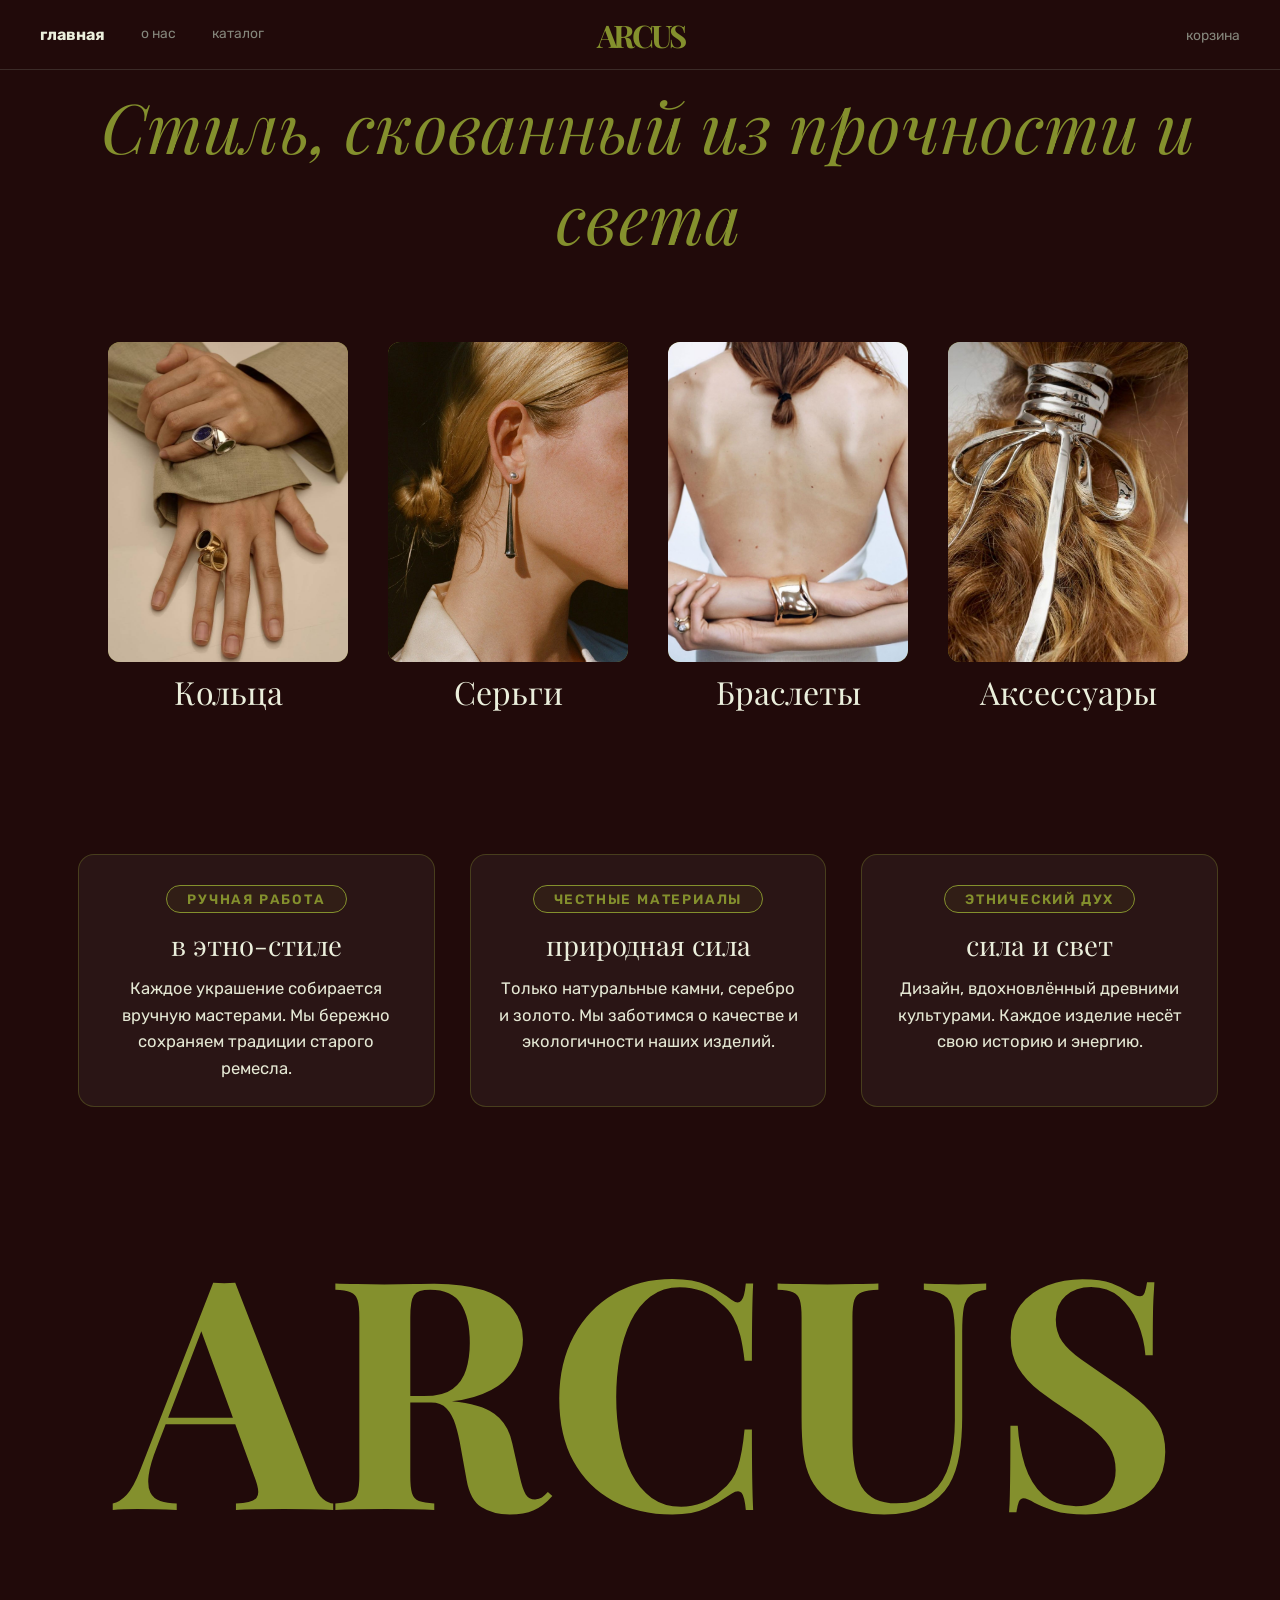
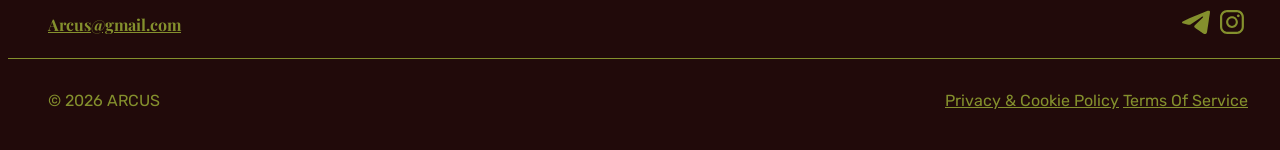
<file: index.html>
<!DOCTYPE html>
<html lang="en">
<head>
    <meta charset="UTF-8">
    <meta name="viewport" content="width=device-width, initial-scale=1.0">
    <title>ARCUS</title>
    <link rel="stylesheet" href="style.css">
    <link rel="icon" type="image/x-icon" href="svg/ARCUS_1.ico">
</head>
<body>



    <header class="header">
       <div class="header-grid">

      <nav class="nav-left">
       <a href="index.html" class="nav-link active">главная</a>
        <a href="about.html" class="nav-link">о нас</a>
        <a href="catalog.html" class="nav-link">каталог</a>
      </nav>

   
         <div class="logo"><a href="index.html">ARCUS</a></div>

    <nav class="nav-right">
    <a href="#" class="nav-link cart-link" id="desktop-cart-link">
        <span class="cart-text">корзина</span>
        <span class="cart-icon"><img src="svg/shopping-bag-svgrepo-com.svg" width="20"></span>
    </a>
</nav>


      <button class="burger-btn" id="burger-btn" aria-label="Открыть меню">
        <span></span>
        <span></span>
        <span></span>
      </button>

     <div class="mobile-menu" id="mobile-menu">
    <nav class="mobile-nav">
    <a href="index.html" class="nav-link active">главная</a>
    <a href="about.html" class="nav-link">о нас</a>
    <a href="catalog.html" class="nav-link">каталог</a>
</nav>
    </div>


    </div>
    </header>























    <main>

<h1 class="title">Стиль, скованный из прочности и света</h1>

<div class="container">
<a href="catalog.html#rings"><div class="banner"><img src="img/card/531f5832c9d646f9b454864b604482fe.jpg" alt=""></div>Кольца</a>
<a href="catalog.html#earrings"><div class="banner"><img src="img/card/ears.jpg" alt=""></div>Серьги</a>
<a href="catalog.html#bracelets"><div class="banner"><img src="img/card/72728e2bb8b9edaf4bd5b6604292da68.jpg" alt=""></div>Браслеты</a>
<a href="catalog.html#acessroies"><div class="banner"><img src="img/card/87ae4a6e72e63f8ed08a4195adc224ff.jpg" alt=""></div>Аксессуары</a>
</div>


<!-- Три блока преимуществ -->
<section class="values-section">
    <div class="values-container">
        
        <!-- Блок 1 -->
        <div class="value-card">
            <div class="value-badge">Ручная работа</div>
            <h3 class="value-title">в этно-стиле</h3>
            <p class="value-text">
                Каждое украшение собирается вручную мастерами. 
                Мы бережно сохраняем традиции старого ремесла.
            </p>
        </div>

        <!-- Блок 2 -->
        <div class="value-card">
            <div class="value-badge">Честные материалы</div>
            <h3 class="value-title">природная сила</h3>
            <p class="value-text">
                Только натуральные камни, серебро и золото. 
                Мы заботимся о качестве и экологичности наших изделий.
            </p>
        </div>

   
        <div class="value-card">
            <div class="value-badge">Этнический дух</div>
            <h3 class="value-title">сила и свет</h3>
            <p class="value-text">
                Дизайн, вдохновлённый древними культурами. 
                Каждое изделие несёт свою историю и энергию.
            </p>
        </div>

    </div>
</section>
</main>




























   <footer>

  <div class="footer-container">
    <div class="footer-logo">ARCUS</div>
    <div class="footer-middle">
      <a href="mailto:Arcus@gmail.com">Arcus@gmail.com</a>

     <div class="social">
        <a href="#"><img src="svg/telegram-svgrepo-com.svg"> </a>
        <a href="#"><img src="svg/instagram-logo-facebook-2-svgrepo-com.svg"></a>
      </div>
    </div>
</div>

<div class ="border"></div>

<div class="footer-container">
    <div class="footer-bottom">
      <p>© 2026 ARCUS</p>
      <div class="terms">
        <a href="#">Privacy & Cookie Policy</a>
        <a href="#">Terms Of Service</a>
      </div>
    </div>
  </div>
</footer>














<div id="overlay"></div>
<button id="close-modal" class="modal-close-btn" aria-label="Закрыть корзину">
    <svg xmlns="http://www.w3.org/2000/svg" width="28" height="28" viewBox="0 0 24 24" fill="none" stroke="currentColor" stroke-width="2.5" stroke-linecap="round" stroke-linejoin="round">
        <line x1="18" y1="6" x2="6" y2="18"></line>
        <line x1="6" y1="6" x2="18" y2="18"></line>
    </svg>
</button>
<!-- Модальное окно корзины -->
<div id="cart-modal" class="modal">
   
   
  <div class="modal-content">
    <div class="modal-header">  
        <div class="modal-drag-handle"></div>
         <h2 class="form-logo">ARCUS</h2>
    
    </div>
    
    <div class="modal-body" id="modal-body">
     
      <div class="checkout-form">

  <div class="order-header">
    <h3>Ваш заказ:</h3>
    
    <div class="order-item">
      <div class="item-image">
        <img src="img/card/ring1.jpg" alt="Кольцо">
      </div>
      <div class="item-info">
        <div class="item-name">Кольцо золотое<br><span class="item-desc">Размер 18.5</span></div>
        <div class="item-quantity">1 × 22 900 ₽</div>
      </div>
    </div>

    <div class="order-total">
      Сумма: <strong>22 900 ₽</strong>
    </div>
  </div>

  <div class="delivery-section">
    <h3>Доставка</h3>

    <div class="form-grid">

      <!-- Город -->
      <div class="form-group full-width">
        <label for="city">Город</label>
        <div class="input-with-icon">
          <input type="text" id="city" placeholder="Введите город" required>
          <span class="search-icon">
            <svg xmlns="http://www.w3.org/2000/svg" width="20" height="20" viewBox="0 0 24 24" fill="none" stroke="currentColor" stroke-width="2" stroke-linecap="round" stroke-linejoin="round">
              <circle cx="11" cy="11" r="8"></circle>
              <line x1="21" y1="21" x2="16.65" y2="16.65"></line>
            </svg>
          </span>
        </div>
      </div>

      <!-- Способы доставки -->
      <div class="form-group full-width delivery-options">
    <label>Способ доставки</label>
    <div class="radio-group">
        <label class="radio-label">
            <input type="radio" name="delivery" value="cdek">
            <span>Курьерская доставка СДЭК от 6 дней, от 690₽</span>
        </label>
        <label class="radio-label">
            <input type="radio" name="delivery" value="pickup">
            <span>Самовывоз из мастерской от 0 дней</span>
        </label>
    </div>
</div>

      <!-- Адрес -->
      <div class="form-group full-width">
        <label for="street">Улица</label>
        <div class="input-with-icon">
          <input type="text" id="street" placeholder="Улица" required>
          <span class="search-icon">
            <svg xmlns="http://www.w3.org/2000/svg" width="20" height="20" viewBox="0 0 24 24" fill="none" stroke="currentColor" stroke-width="2" stroke-linecap="round" stroke-linejoin="round">
              <circle cx="11" cy="11" r="8"></circle>
              <line x1="21" y1="21" x2="16.65" y2="16.65"></line>
            </svg>
          </span>
        </div>
      </div>


    <div class="form-group full-width">
        <label for="house">Дом</label>
        <input type="text" id="house" placeholder="Дом" required>
    </div>

    <div class="form-group full-width">
        <label for="apartment">Квартира/офис</label>
        <input type="text" id="apartment" placeholder="Кв./офис">
    </div>


      <!-- Данные получателя -->
      <div class="form-group full-width">
        <label for="full-name">Введите ФИО</label>
        <input type="text" id="full-name" placeholder="Фамилия Имя Отчество" required>
      </div>

      <div class="form-group full-width">
        <label for="email">E-mail</label>
        <input type="email" id="email" placeholder="your@email.com" required>
      </div>

      <div class="form-group full-width">
        <label for="phone">Контактный телефон</label>
        <input type="tel" id="phone" placeholder="+7 (___) ___-__-__" required>
      </div>

      <!-- Согласие -->
      <div class="form-group full-width consent">
        <label class="checkbox-label">
          <input type="checkbox" required>
          <span>Я принимаю и согласен с условиями и политикой конфиденциальности</span>
        </label>
      </div>

      <!-- Промокод -->
      <div class="form-group full-width">
        <label for="promo">Промокод</label>
        <input type="text" id="promo" placeholder="Введите промокод">
      </div>

    </div>
  </div>

  <div class="form-footer">
    <div class="final-total">
      Итоговая сумма: <strong>22 900 ₽</strong>
    </div>
    <button type="submit" class="submit-button">
      Оформить заказ
    </button>
  </div>

</div>
    </div>
  </div>
</div>











<script>
// Элементы
const cartLink = document.querySelector('.nav-right .nav-link');
const modal = document.getElementById('cart-modal');
const overlay = document.getElementById('overlay');
const closeBtn = document.getElementById('close-modal');   // теперь это внешняя кнопка

let scrollY = 0;

// Открытие модального окна
function openCartModal() {
  scrollY = window.scrollY;

  document.body.style.position = 'fixed';
  document.body.style.top = `-${scrollY}px`;
  document.body.style.width = '100%';

  modal.classList.add('show');
  overlay.classList.add('show');
  closeBtn.classList.add('show');        // показываем внешнюю кнопку
}

// Закрытие модального окна
function closeCartModal() {
  modal.classList.remove('show');
  overlay.classList.remove('show');
  closeBtn.classList.remove('show');

  document.body.style.position = '';
  document.body.style.top = '';
  document.body.style.width = '';

  window.scrollTo(0, scrollY);
}

// События
cartLink.addEventListener('click', function(e) {
  e.preventDefault();
  openCartModal();
});

closeBtn.addEventListener('click', closeCartModal);
overlay.addEventListener('click', closeCartModal);

// Закрытие по Esc
document.addEventListener('keydown', function(e) {
  if (e.key === "Escape" && modal.classList.contains('show')) {
    closeCartModal();
  }
});

// Burger menu
const burgerBtn = document.getElementById('burger-btn');
const mobileMenu = document.getElementById('mobile-menu');

burgerBtn.addEventListener('click', function() {
  burgerBtn.classList.toggle('open');
  mobileMenu.classList.toggle('open');
  document.body.style.overflow = mobileMenu.classList.contains('open') ? 'hidden' : '';
});

mobileMenu.querySelectorAll('a:not([data-cart])').forEach(function(link) {
  link.addEventListener('click', function() {
    burgerBtn.classList.remove('open');
    mobileMenu.classList.remove('open');
    document.body.style.overflow = '';
  });
});

const mobileCartLink = document.querySelector('#mobile-menu [data-cart]');
if (mobileCartLink) {
  mobileCartLink.addEventListener('click', function(e) {
    e.preventDefault();
    burgerBtn.classList.remove('open');
    mobileMenu.classList.remove('open');
    document.body.style.overflow = '';
    openCartModal();
  });
}
</script>
</body>


<script>
</script>

</html>
</file>
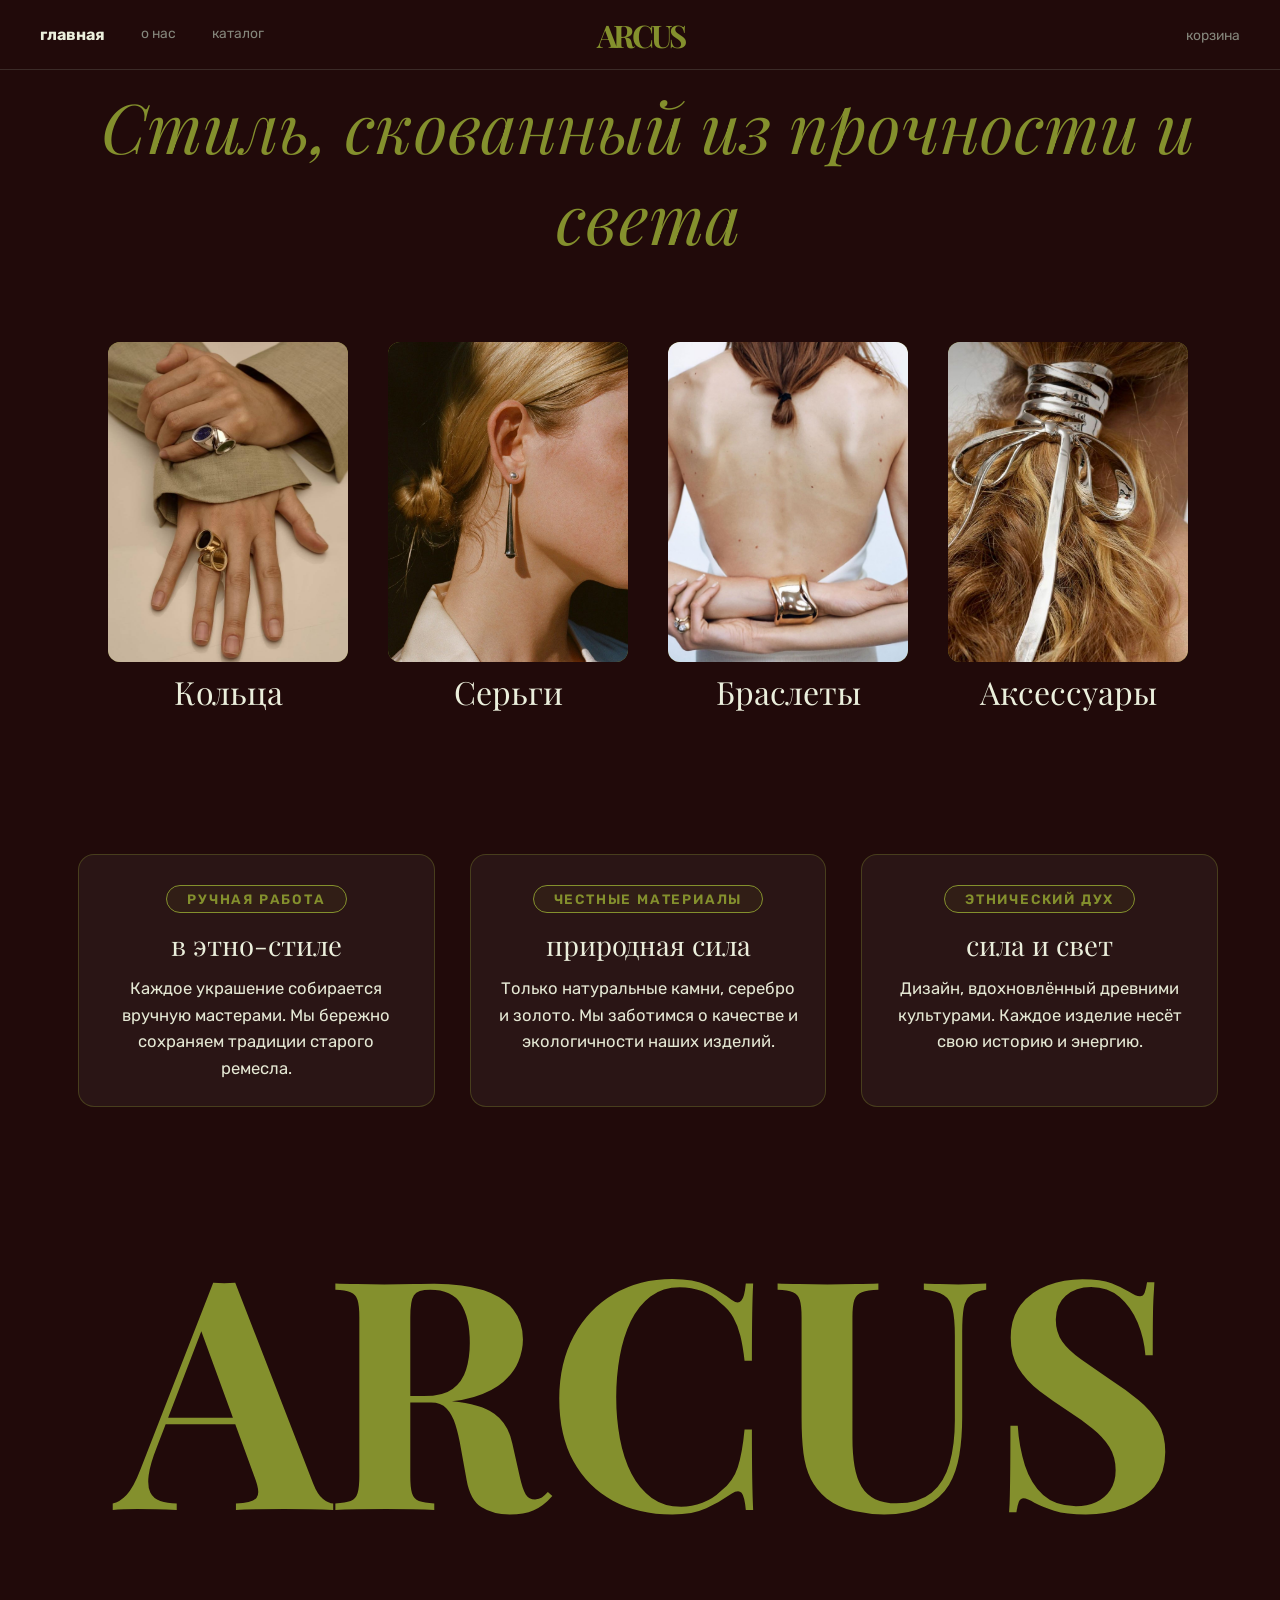
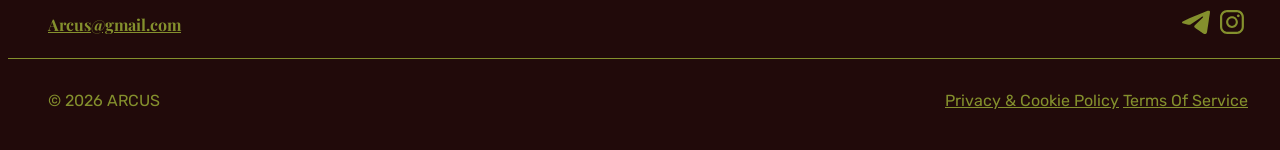
<file: Arcus/index.html>
<!DOCTYPE html>
<html lang="en">
<head>
    <meta charset="UTF-8">
    <meta name="viewport" content="width=device-width, initial-scale=1.0">
    <title>ARCUS</title>
    <link rel="stylesheet" href="style.css">
    <link rel="icon" type="image/x-icon" href="svg/ARCUS_1.ico">
</head>
<body>



    <header class="header">
       <div class="header-grid">

      <nav class="nav-left">
       <a href="index.html" class="nav-link active">главная</a>
        <a href="about.html" class="nav-link">о нас</a>
        <a href="catalog.html" class="nav-link">каталог</a>
      </nav>

   
         <div class="logo">ARCUS</div>

    <nav class="nav-right">
    <a href="#" class="nav-link cart-link" id="desktop-cart-link">
        <span class="cart-text">корзина</span>
        <span class="cart-icon"><img src="svg/shopping-bag-svgrepo-com.svg" width="20"></span>
    </a>
</nav>


      <button class="burger-btn" id="burger-btn" aria-label="Открыть меню">
        <span></span>
        <span></span>
        <span></span>
      </button>

     <div class="mobile-menu" id="mobile-menu">
    <nav class="mobile-nav">
    <a href="index.html" class="nav-link active">главная</a>
    <a href="about.html" class="nav-link">о нас</a>
    <a href="catalog.html" class="nav-link">каталог</a>
</nav>
    </div>


    </div>
    </header>























    <main>

<h1 class="title">Стиль, скованный из прочности и света</h1>

<div class="container">
<a href="catalog.html#rings"><div class="banner"><img src="img/card/531f5832c9d646f9b454864b604482fe.jpg" alt=""></div>Кольца</a>
<a href="catalog.html#earrings"><div class="banner"><img src="img/card/ears.jpg" alt=""></div>Серьги</a>
<a href="catalog.html#bracelets"><div class="banner"><img src="img/card/72728e2bb8b9edaf4bd5b6604292da68.jpg" alt=""></div>Браслеты</a>
<a href="catalog.html#acessroies"><div class="banner"><img src="img/card/87ae4a6e72e63f8ed08a4195adc224ff.jpg" alt=""></div>Аксессуары</a>
</div>


<!-- Три блока преимуществ -->
<section class="values-section">
    <div class="values-container">
        
        <!-- Блок 1 -->
        <div class="value-card">
            <div class="value-badge">Ручная работа</div>
            <h3 class="value-title">в этно-стиле</h3>
            <p class="value-text">
                Каждое украшение собирается вручную мастерами. 
                Мы бережно сохраняем традиции старого ремесла.
            </p>
        </div>

        <!-- Блок 2 -->
        <div class="value-card">
            <div class="value-badge">Честные материалы</div>
            <h3 class="value-title">природная сила</h3>
            <p class="value-text">
                Только натуральные камни, серебро и золото. 
                Мы заботимся о качестве и экологичности наших изделий.
            </p>
        </div>

   
        <div class="value-card">
            <div class="value-badge">Этнический дух</div>
            <h3 class="value-title">сила и свет</h3>
            <p class="value-text">
                Дизайн, вдохновлённый древними культурами. 
                Каждое изделие несёт свою историю и энергию.
            </p>
        </div>

    </div>
</section>
</main>




























   <footer>

  <div class="footer-container">
    <div class="footer-logo">ARCUS</div>
    <div class="footer-middle">
      <a href="mailto:Arcus@gmail.com">Arcus@gmail.com</a>

     <div class="social">
        <a href="#"><img src="svg/telegram-svgrepo-com.svg"> </a>
        <a href="#"><img src="svg/instagram-logo-facebook-2-svgrepo-com.svg"></a>
      </div>
    </div>
</div>

<div class ="border"></div>

<div class="footer-container">
    <div class="footer-bottom">
      <p>© 2026 ARCUS</p>
      <div class="terms">
        <a href="#">Privacy & Cookie Policy</a>
        <a href="#">Terms Of Service</a>
      </div>
    </div>
  </div>
</footer>














<div id="overlay"></div>
<button id="close-modal" class="modal-close-btn" aria-label="Закрыть корзину">
    <svg xmlns="http://www.w3.org/2000/svg" width="28" height="28" viewBox="0 0 24 24" fill="none" stroke="currentColor" stroke-width="2.5" stroke-linecap="round" stroke-linejoin="round">
        <line x1="18" y1="6" x2="6" y2="18"></line>
        <line x1="6" y1="6" x2="18" y2="18"></line>
    </svg>
</button>
<!-- Модальное окно корзины -->
<div id="cart-modal" class="modal">
   
   
  <div class="modal-content">
    <div class="modal-header">  
        <div class="modal-drag-handle"></div>
         <h2 class="form-logo">ARCUS</h2>
    
    </div>
    
    <div class="modal-body" id="modal-body">
     
      <div class="checkout-form">

  <div class="order-header">
    <h3>Ваш заказ:</h3>
    
    <div class="order-item">
      <div class="item-image">
        <img src="img/card/ring1.jpg" alt="Кольцо">
      </div>
      <div class="item-info">
        <div class="item-name">Кольцо золотое<br><span class="item-desc">Размер 18.5</span></div>
        <div class="item-quantity">1 × 22 900 ₽</div>
      </div>
    </div>

    <div class="order-total">
      Сумма: <strong>22 900 ₽</strong>
    </div>
  </div>

  <div class="delivery-section">
    <h3>Доставка</h3>

    <div class="form-grid">

      <!-- Город -->
      <div class="form-group full-width">
        <label for="city">Город</label>
        <div class="input-with-icon">
          <input type="text" id="city" placeholder="Введите город" required>
          <span class="search-icon">
            <svg xmlns="http://www.w3.org/2000/svg" width="20" height="20" viewBox="0 0 24 24" fill="none" stroke="currentColor" stroke-width="2" stroke-linecap="round" stroke-linejoin="round">
              <circle cx="11" cy="11" r="8"></circle>
              <line x1="21" y1="21" x2="16.65" y2="16.65"></line>
            </svg>
          </span>
        </div>
      </div>

      <!-- Способы доставки -->
      <div class="form-group full-width delivery-options">
    <label>Способ доставки</label>
    <div class="radio-group">
        <label class="radio-label">
            <input type="radio" name="delivery" value="cdek">
            <span>Курьерская доставка СДЭК от 6 дней, от 690 ₽</span>
        </label>
        <label class="radio-label">
            <input type="radio" name="delivery" value="pickup">
            <span>Самовывоз из мастерской от 0 дней</span>
        </label>
    </div>
</div>

      <!-- Адрес -->
      <div class="form-group full-width">
        <label for="street">Улица</label>
        <div class="input-with-icon">
          <input type="text" id="street" placeholder="Улица" required>
          <span class="search-icon">
            <svg xmlns="http://www.w3.org/2000/svg" width="20" height="20" viewBox="0 0 24 24" fill="none" stroke="currentColor" stroke-width="2" stroke-linecap="round" stroke-linejoin="round">
              <circle cx="11" cy="11" r="8"></circle>
              <line x1="21" y1="21" x2="16.65" y2="16.65"></line>
            </svg>
          </span>
        </div>
      </div>


    <div class="form-group full-width">
        <label for="house">Дом</label>
        <input type="text" id="house" placeholder="Дом" required>
    </div>

    <div class="form-group full-width">
        <label for="apartment">Квартира/офис</label>
        <input type="text" id="apartment" placeholder="Кв./офис">
    </div>


      <!-- Данные получателя -->
      <div class="form-group full-width">
        <label for="full-name">Введите ФИО</label>
        <input type="text" id="full-name" placeholder="Фамилия Имя Отчество" required>
      </div>

      <div class="form-group full-width">
        <label for="email">E-mail</label>
        <input type="email" id="email" placeholder="your@email.com" required>
      </div>

      <div class="form-group full-width">
        <label for="phone">Контактный телефон</label>
        <input type="tel" id="phone" placeholder="+7 (___) ___-__-__" required>
      </div>

      <!-- Согласие -->
      <div class="form-group full-width consent">
        <label class="checkbox-label">
          <input type="checkbox" required>
          <span>Я принимаю и согласен с условиями и политикой конфиденциальности</span>
        </label>
      </div>

      <!-- Промокод -->
      <div class="form-group full-width">
        <label for="promo">Промокод</label>
        <input type="text" id="promo" placeholder="Введите промокод">
      </div>

    </div>
  </div>

  <div class="form-footer">
    <div class="final-total">
      Итоговая сумма: <strong>22 900 ₽</strong>
    </div>
    <button type="submit" class="submit-button">
      Оформить заказ
    </button>
  </div>

</div>
    </div>
  </div>
</div>











<script>
// Элементы
const cartLink = document.querySelector('.nav-right .nav-link');
const modal = document.getElementById('cart-modal');
const overlay = document.getElementById('overlay');
const closeBtn = document.getElementById('close-modal');   // теперь это внешняя кнопка

let scrollY = 0;

// Открытие модального окна
function openCartModal() {
  scrollY = window.scrollY;

  document.body.style.position = 'fixed';
  document.body.style.top = `-${scrollY}px`;
  document.body.style.width = '100%';

  modal.classList.add('show');
  overlay.classList.add('show');
  closeBtn.classList.add('show');        // показываем внешнюю кнопку
}

// Закрытие модального окна
function closeCartModal() {
  modal.classList.remove('show');
  overlay.classList.remove('show');
  closeBtn.classList.remove('show');

  document.body.style.position = '';
  document.body.style.top = '';
  document.body.style.width = '';

  window.scrollTo(0, scrollY);
}

// События
cartLink.addEventListener('click', function(e) {
  e.preventDefault();
  openCartModal();
});

closeBtn.addEventListener('click', closeCartModal);
overlay.addEventListener('click', closeCartModal);

// Закрытие по Esc
document.addEventListener('keydown', function(e) {
  if (e.key === "Escape" && modal.classList.contains('show')) {
    closeCartModal();
  }
});

// Burger menu
const burgerBtn = document.getElementById('burger-btn');
const mobileMenu = document.getElementById('mobile-menu');

burgerBtn.addEventListener('click', function() {
  burgerBtn.classList.toggle('open');
  mobileMenu.classList.toggle('open');
  document.body.style.overflow = mobileMenu.classList.contains('open') ? 'hidden' : '';
});

mobileMenu.querySelectorAll('a:not([data-cart])').forEach(function(link) {
  link.addEventListener('click', function() {
    burgerBtn.classList.remove('open');
    mobileMenu.classList.remove('open');
    document.body.style.overflow = '';
  });
});

const mobileCartLink = document.querySelector('#mobile-menu [data-cart]');
if (mobileCartLink) {
  mobileCartLink.addEventListener('click', function(e) {
    e.preventDefault();
    burgerBtn.classList.remove('open');
    mobileMenu.classList.remove('open');
    document.body.style.overflow = '';
    openCartModal();
  });
}
</script>
</body>


<script>
</script>

</html>
</file>
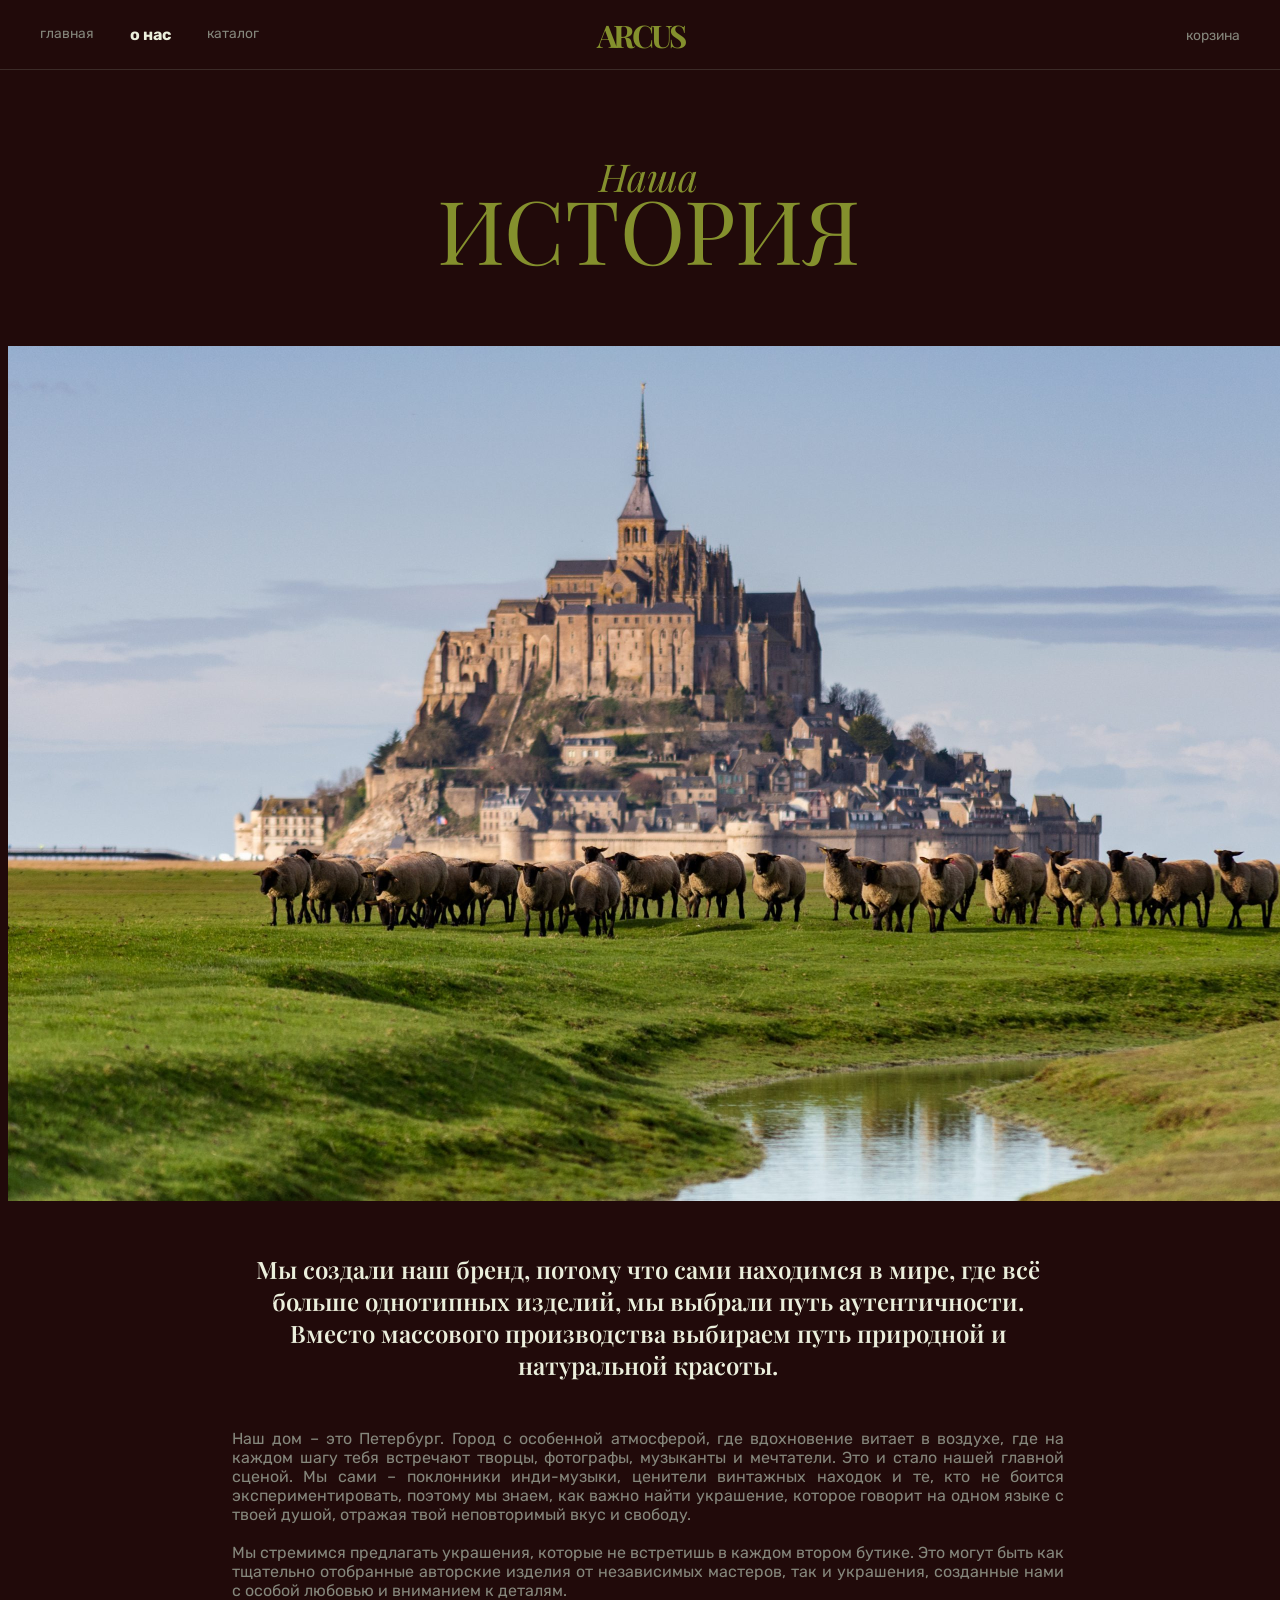
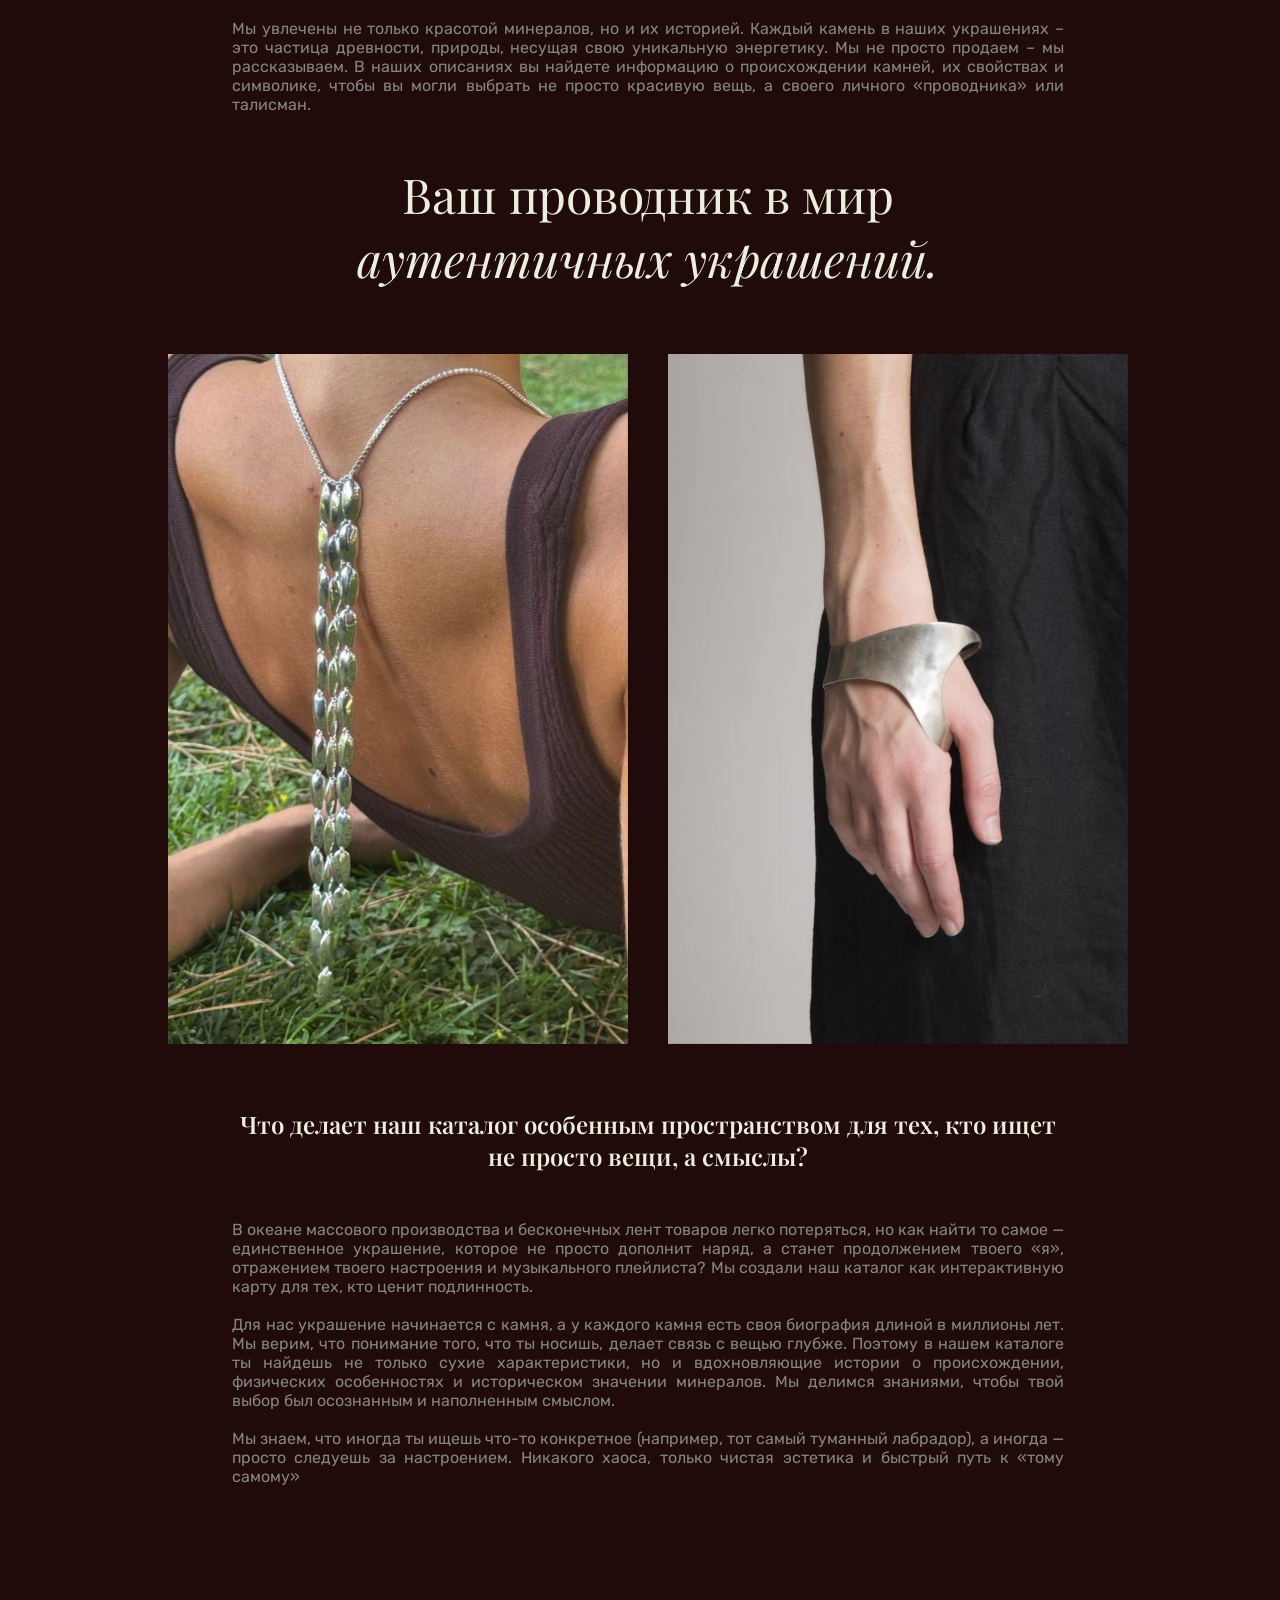
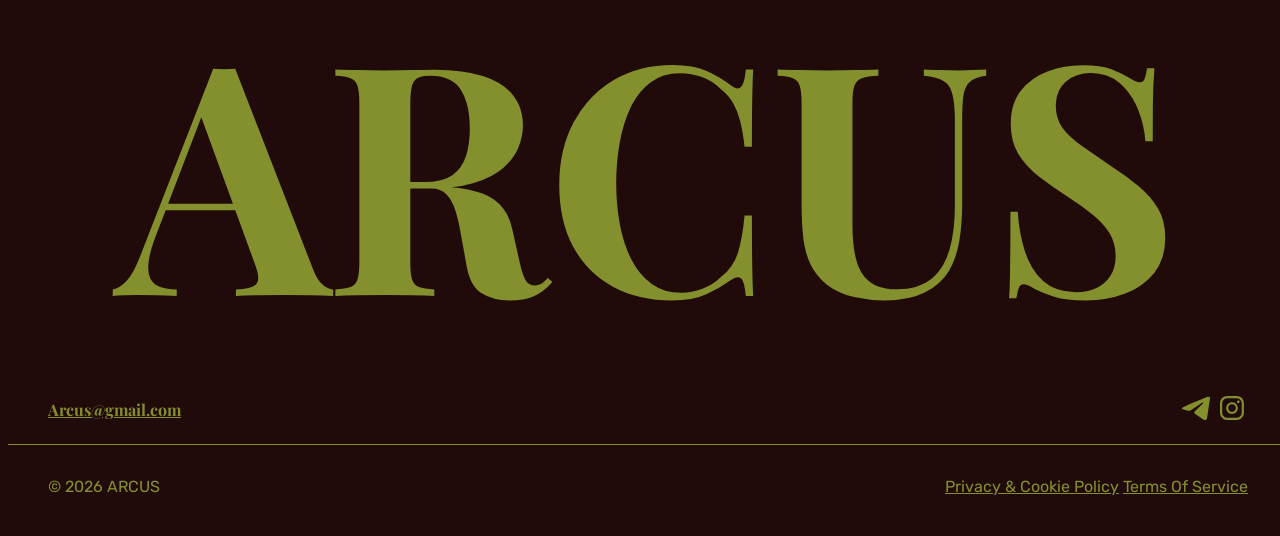
<file: about.html>
<!DOCTYPE html>
<html lang="en">
<head>
    <meta charset="UTF-8">
    <meta name="viewport" content="width=device-width, initial-scale=1.0">
    <title>О Нас</title>
    <link rel="stylesheet" href="style.css">
     <link rel="icon" type="image/x-icon" href="svg/ARCUS_1.ico">
</head>
<body>




    
     <header>
       <div class="header-grid">

 
      <nav class="nav-left">
       <a href="index.html" class="nav-link ">главная</a>
        <a href="about.html" class="nav-link active">о нас</a>
        <a href="catalog.html" class="nav-link">каталог</a>
      </nav>

    
       <div class="logo"><a href="index.html">ARCUS</a></div>

    <nav class="nav-right">
    <a href="#" class="nav-link cart-link" id="desktop-cart-link">
        <span class="cart-text">корзина</span>
        <span class="cart-icon"><img src="svg/shopping-bag-svgrepo-com.svg" width="20"></span>
    </a>
</nav>




      <button class="burger-btn" id="burger-btn" aria-label="Открыть меню">
        <span></span>
        <span></span>
        <span></span>
      </button>

     <div class="mobile-menu" id="mobile-menu">
    <nav class="mobile-nav">
    <a href="index.html" class="nav-link">главная</a>
    <a href="about.html" class="nav-link active">о нас</a>
    <a href="catalog.html" class="nav-link">каталог</a>
</nav>
    </div>



    </header>

   















<main>
    <div class="about-title"> 
        <h2>Наша</h2>
        <h1>ИСТОРИЯ</h1></div>

<div class="about"><img src="img/montsaint-scaled.jpg"></div>

<div class="text-small-container"><div class="about-text narrow">  Мы создали наш бренд, потому что сами находимся в мире, где всё больше однотипных изделий, мы выбрали путь аутентичности. Вместо массового производства выбираем путь природной и натуральной красоты.</div></div>


  
 <div class="text-small-container">
 
 <div class="text-small"><p>Наш дом – это Петербург. Город с особенной атмосферой, где вдохновение витает в воздухе, где на каждом шагу тебя встречают творцы, фотографы, музыканты и мечтатели. Это и стало нашей главной  сценой. Мы сами – поклонники инди-музыки, ценители винтажных находок и те, кто не боится экспериментировать, поэтому мы знаем, как важно найти украшение, которое говорит на одном языке с твоей душой, отражая твой неповторимый вкус и свободу.
    <br>
    <br>Мы стремимся предлагать украшения, которые не встретишь в каждом втором бутике. Это могут быть как тщательно отобранные авторские изделия от независимых мастеров, так и украшения, созданные нами с особой любовью и вниманием к деталям.
    <br>
    <br>Мы увлечены не только красотой минералов, но и их историей. Каждый камень в наших украшениях – это частица древности, природы, несущая свою уникальную энергетику.  Мы не просто продаем – мы рассказываем. В наших описаниях вы найдете информацию о происхождении камней, их свойствах и символике, чтобы вы могли выбрать не просто красивую вещь, а своего личного «проводника» или талисман.</p></div>
</div>


<div class="about-text-2 ">Ваш проводник в мир 
<br><i>аутентичных украшений.</i></div>



<div class = "img-about-container">
<div class="about-img"><img src="img/about/1about.jpg"></div>
<div class="about-img"><img src="img/about/about3.jpg"></div>
</div>

 <div class="text-small-container"><div class="about-text narrow"> Что делает наш каталог особенным пространством для тех, 
кто ищет не просто вещи, а смыслы?</div></div>


 <div class="text-small-container">
 
 <div class="text-small"><p>В океане массового производства и бесконечных лент товаров легко потеряться, но как найти то самое — единственное украшение, которое не просто дополнит наряд, а станет продолжением твоего «я», отражением твоего настроения и музыкального плейлиста? Мы создали наш каталог как интерактивную карту для тех, кто ценит подлинность.
    <br>
    <br>Для нас украшение начинается с камня, а у каждого камня есть своя биография длиной в миллионы лет. Мы верим, что понимание того, что ты носишь, делает связь с вещью глубже. Поэтому в нашем каталоге ты найдешь не только сухие характеристики, но и вдохновляющие истории о происхождении, физических особенностях и историческом значении минералов. Мы делимся знаниями, чтобы твой выбор был осознанным и наполненным смыслом.
    <br>
    <br>Мы знаем, что иногда ты ищешь что-то конкретное (например, тот самый туманный лабрадор), а иногда — просто следуешь за настроением. Никакого хаоса, только чистая эстетика и быстрый путь к «тому самому»</p>
  </div>
</div>
</main>



















     <footer>
  <div class="footer-container">
    <div class="footer-logo">ARCUS</div>
    
    <div class="footer-middle">
      <a href="mailto:Arcus@gmail.com">Arcus@gmail.com</a>

     <div class="social">
        <a href="#"><img src="svg/telegram-svgrepo-com.svg"> </a>
        <a href="#"><img src="svg/instagram-logo-facebook-2-svgrepo-com.svg"></a>
      </div>
    </div>
</div>
<div class ="border"></div>
<div class="footer-container">
    <div class="footer-bottom">
      <p>© 2026 ARCUS</p>
      <div class="terms">
        <a href="#">Privacy & Cookie Policy</a>
        <a href="#">Terms Of Service</a>
      </div>
    </div>
  </div>
</footer>





















<div id="overlay"></div>
<button id="close-modal" class="modal-close-btn" aria-label="Закрыть корзину">
    <svg xmlns="http://www.w3.org/2000/svg" width="28" height="28" viewBox="0 0 24 24" fill="none" stroke="currentColor" stroke-width="2.5" stroke-linecap="round" stroke-linejoin="round">
        <line x1="18" y1="6" x2="6" y2="18"></line>
        <line x1="6" y1="6" x2="18" y2="18"></line>
    </svg>
</button>
<!-- Модальное окно корзины -->
<div id="cart-modal" class="modal">
   
   
  <div class="modal-content">
    <div class="modal-header">  
        <div class="modal-drag-handle"></div>
         <h2 class="form-logo">ARCUS</h2>
    
    </div>
    
    <div class="modal-body" id="modal-body">
     
      <div class="checkout-form">

  <div class="order-header">
    <h3>Ваш заказ:</h3>
    
    <div class="order-item">
      <div class="item-image">
        <img src="img/card/ring1.jpg" alt="Кольцо">
      </div>
      <div class="item-info">
        <div class="item-name">Кольцо золотое<br><span class="item-desc">Размер 18.5</span></div>
        <div class="item-quantity">1 × 22 900 ₽</div>
      </div>
    </div>

    <div class="order-total">
      Сумма: <strong>22 900 ₽</strong>
    </div>
  </div>

  <div class="delivery-section">
    <h3>Доставка</h3>

    <div class="form-grid">

      <!-- Город -->
      <div class="form-group full-width">
        <label for="city">Город</label>
        <div class="input-with-icon">
          <input type="text" id="city" placeholder="Введите город" required>
          <span class="search-icon">
            <svg xmlns="http://www.w3.org/2000/svg" width="20" height="20" viewBox="0 0 24 24" fill="none" stroke="currentColor" stroke-width="2" stroke-linecap="round" stroke-linejoin="round">
              <circle cx="11" cy="11" r="8"></circle>
              <line x1="21" y1="21" x2="16.65" y2="16.65"></line>
            </svg>
          </span>
        </div>
      </div>

      <!-- Способы доставки -->
      <div class="form-group full-width delivery-options">
    <label>Способ доставки</label>
    <div class="radio-group">
        <label class="radio-label">
            <input type="radio" name="delivery" value="cdek">
            <span>Курьерская доставка СДЭК от 6 дней, от 690₽</span>
        </label>
        <label class="radio-label">
            <input type="radio" name="delivery" value="pickup">
            <span>Самовывоз из мастерской от 0 дней</span>
        </label>
    </div>
</div>

      <!-- Адрес -->
      <div class="form-group full-width">
        <label for="street">Улица</label>
        <div class="input-with-icon">
          <input type="text" id="street" placeholder="Улица" required>
          <span class="search-icon">
            <svg xmlns="http://www.w3.org/2000/svg" width="20" height="20" viewBox="0 0 24 24" fill="none" stroke="currentColor" stroke-width="2" stroke-linecap="round" stroke-linejoin="round">
              <circle cx="11" cy="11" r="8"></circle>
              <line x1="21" y1="21" x2="16.65" y2="16.65"></line>
            </svg>
          </span>
        </div>
      </div>


    <div class="form-group full-width">
        <label for="house">Дом</label>
        <input type="text" id="house" placeholder="Дом" required>
    </div>

    <div class="form-group full-width">
        <label for="apartment">Квартира/офис</label>
        <input type="text" id="apartment" placeholder="Кв./офис">
    </div>


      <!-- Данные получателя -->
      <div class="form-group full-width">
        <label for="full-name">Введите ФИО</label>
        <input type="text" id="full-name" placeholder="Фамилия Имя Отчество" required>
      </div>

      <div class="form-group full-width">
        <label for="email">E-mail</label>
        <input type="email" id="email" placeholder="your@email.com" required>
      </div>

      <div class="form-group full-width">
        <label for="phone">Контактный телефон</label>
        <input type="tel" id="phone" placeholder="+7 (___) ___-__-__" required>
      </div>

      <!-- Согласие -->
      <div class="form-group full-width consent">
        <label class="checkbox-label">
          <input type="checkbox" required>
          <span>Я принимаю и согласен с условиями и политикой конфиденциальности</span>
        </label>
      </div>

      <!-- Промокод -->
      <div class="form-group full-width">
        <label for="promo">Промокод</label>
        <input type="text" id="promo" placeholder="Введите промокод">
      </div>

    </div>
  </div>

  <div class="form-footer">
    <div class="final-total">
      Итоговая сумма: <strong>22 900 ₽</strong>
    </div>
    <button type="submit" class="submit-button">
      Оформить заказ
    </button>
  </div>

</div>
    </div>
  </div>
</div>
<script>
// Элементы
const cartLink = document.querySelector('.nav-right .nav-link');
const modal = document.getElementById('cart-modal');
const overlay = document.getElementById('overlay');
const closeBtn = document.getElementById('close-modal');  

let scrollY = 0;

// Открытие модального окна
function openCartModal() {
  scrollY = window.scrollY;

  document.body.style.position = 'fixed';
  document.body.style.top = `-${scrollY}px`;
  document.body.style.width = '100%';

  modal.classList.add('show');
  overlay.classList.add('show');
  closeBtn.classList.add('show');      
}

// Закрытие модального окна
function closeCartModal() {
  modal.classList.remove('show');
  overlay.classList.remove('show');
  closeBtn.classList.remove('show');

  document.body.style.position = '';
  document.body.style.top = '';
  document.body.style.width = '';

  window.scrollTo(0, scrollY);
}

// События
cartLink.addEventListener('click', function(e) {
  e.preventDefault();
  openCartModal();
});

closeBtn.addEventListener('click', closeCartModal);
overlay.addEventListener('click', closeCartModal);

// Закрытие по Esc
document.addEventListener('keydown', function(e) {
  if (e.key === "Escape" && modal.classList.contains('show')) {
    closeCartModal();
  }
});

// Burger menu
const burgerBtn = document.getElementById('burger-btn');
const mobileMenu = document.getElementById('mobile-menu');

burgerBtn.addEventListener('click', function() {
  burgerBtn.classList.toggle('open');
  mobileMenu.classList.toggle('open');
  document.body.style.overflow = mobileMenu.classList.contains('open') ? 'hidden' : '';
});

mobileMenu.querySelectorAll('a:not([data-cart])').forEach(function(link) {
  link.addEventListener('click', function() {
    burgerBtn.classList.remove('open');
    mobileMenu.classList.remove('open');
    document.body.style.overflow = '';
  });
});

const mobileCartLink = document.querySelector('#mobile-menu [data-cart]');
if (mobileCartLink) {
  mobileCartLink.addEventListener('click', function(e) {
    e.preventDefault();
    burgerBtn.classList.remove('open');
    mobileMenu.classList.remove('open');
    document.body.style.overflow = '';
    openCartModal();
  });
}
</script>


</body>
</html>
</file>
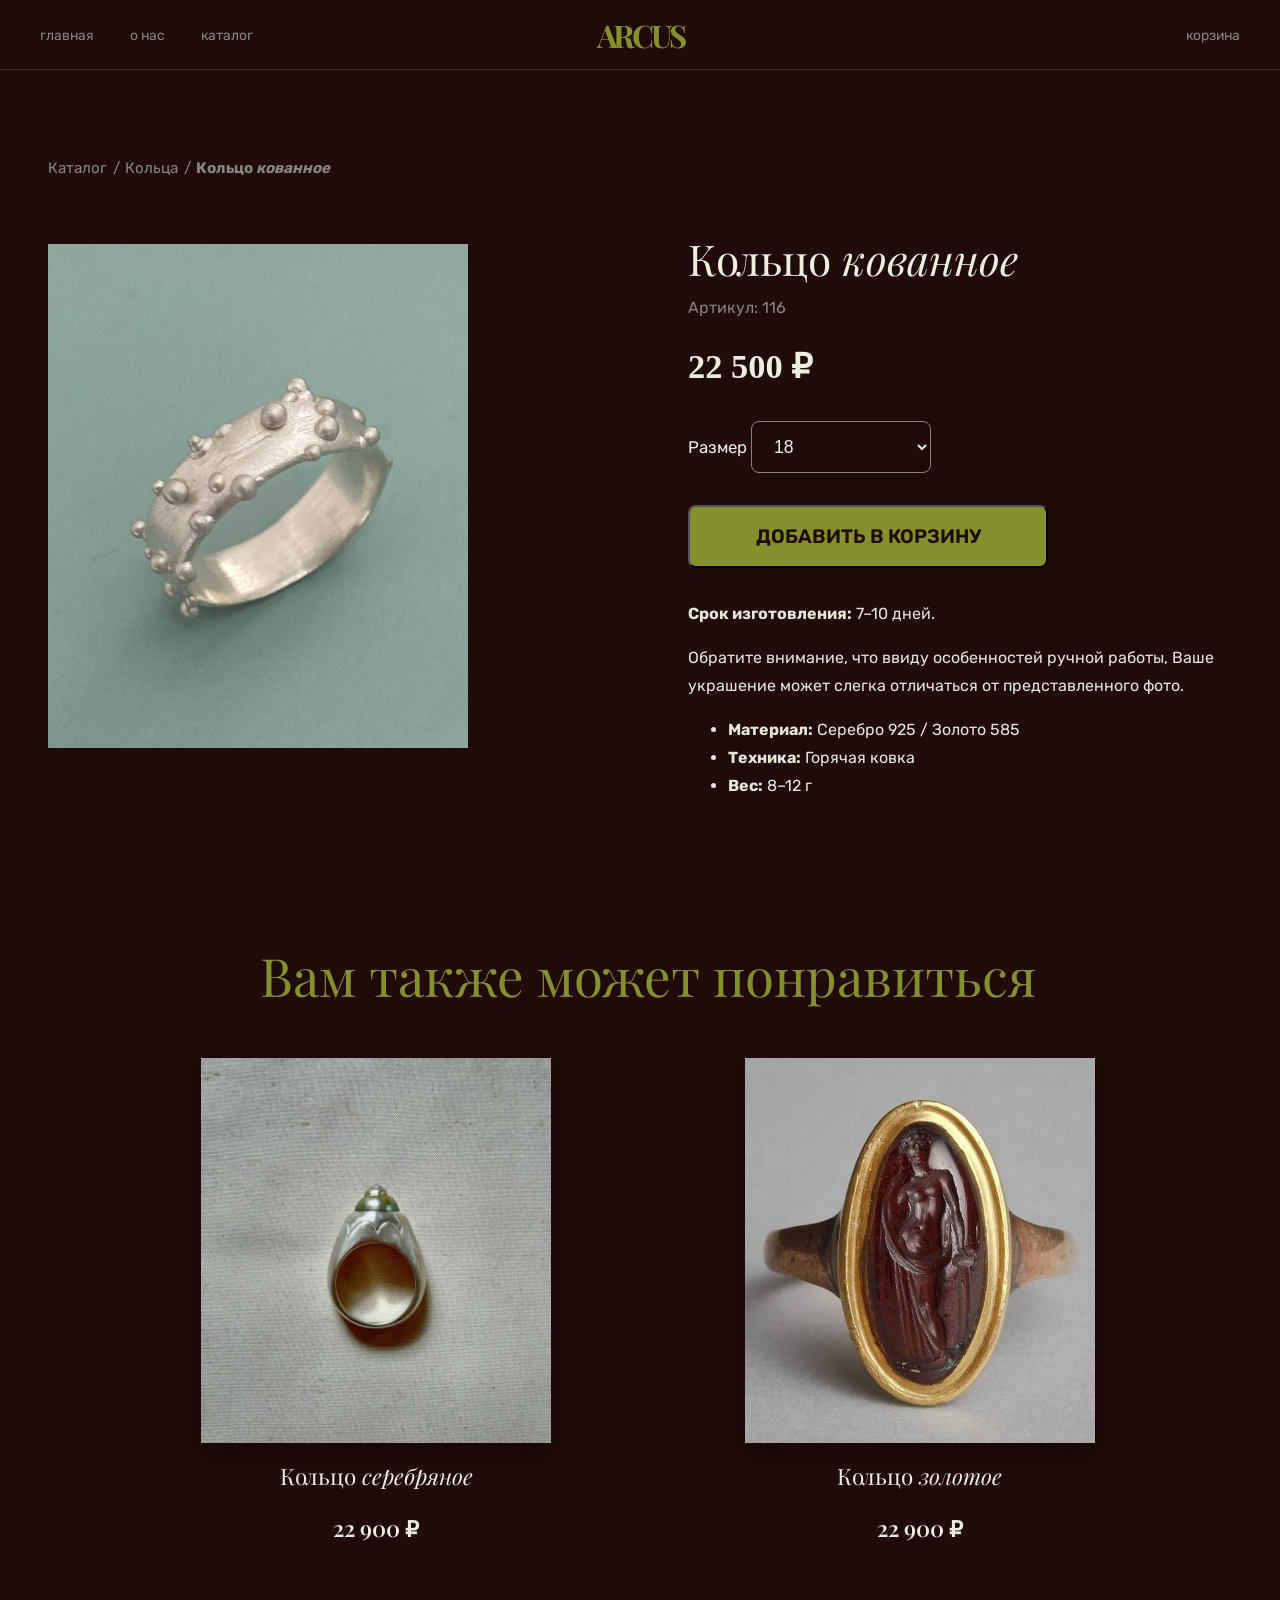
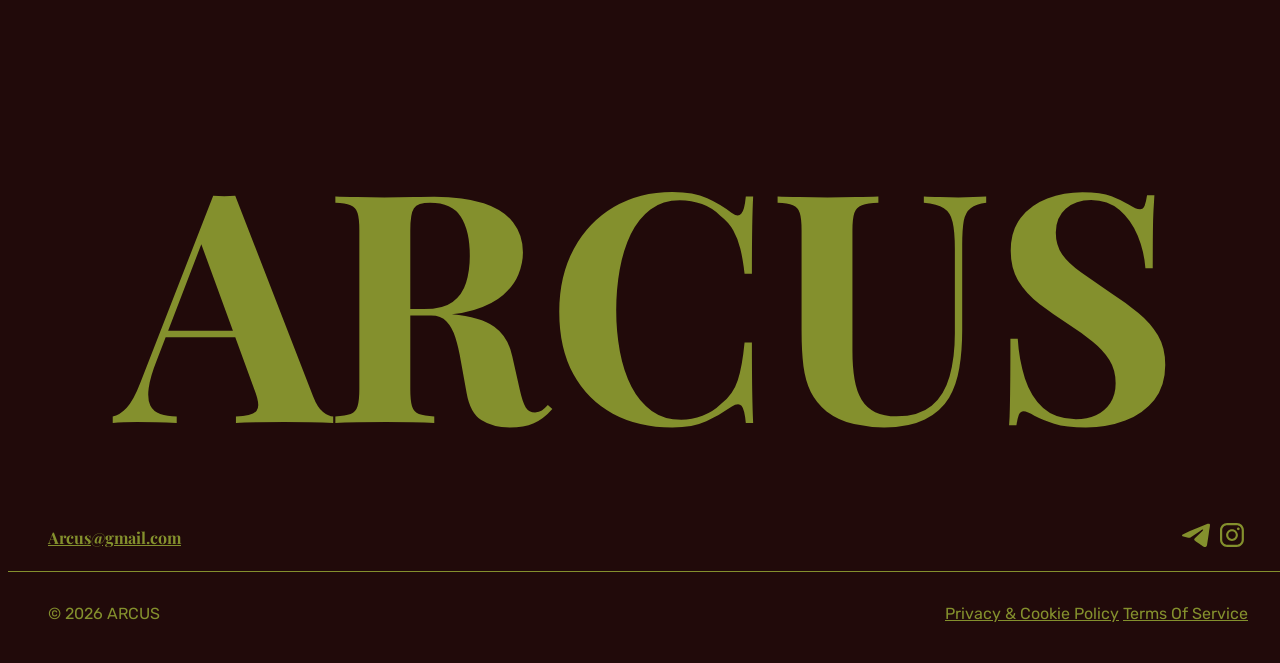
<file: card.html>
<!DOCTYPE html>
<html lang="ru">
<head>
    <meta charset="UTF-8">
    <meta name="viewport" content="width=device-width, initial-scale=1.0">
    <title>Кольцо кованное — ARCUS</title>
    <link rel="stylesheet" href="style.css">
     <link rel="icon" type="image/x-icon" href="svg/ARCUS_1.ico">
</head>
<body>

     <header class="header">
       <div class="header-grid">

      <nav class="nav-left">
       <a href="index.html" class="nav-link">главная</a>
        <a href="about.html" class="nav-link">о нас</a>
        <a href="catalog.html" class="nav-link">каталог</a>
      </nav>

   
          <div class="logo"><a href="index.html">ARCUS</a></div>

   <nav class="nav-right">
    <a href="#" class="nav-link cart-link" id="desktop-cart-link">
        <span class="cart-text">корзина</span>
        <span class="cart-icon"><img src="svg/shopping-bag-svgrepo-com.svg" width="20"></span>
    </a>
</nav>




      <button class="burger-btn" id="burger-btn" aria-label="Открыть меню">
        <span></span>
        <span></span>
        <span></span>
      </button>

     <div class="mobile-menu" id="mobile-menu">
    <nav class="mobile-nav">
    <a href="index.html" class="nav-link">главная</a>
    <a href="about.html" class="nav-link">о нас</a>
    <a href="catalog.html" class="nav-link">каталог</a>
</nav>
    </div>


    </div>

    <div class="mobile-menu" id="mobile-menu">
    <nav class="mobile-nav">
    <a href="index.html" class="nav-link ">главная</a>
    <a href="about.html" class="nav-link">о нас</a>
    <a href="catalog.html" class="nav-link">каталог</a>
</nav>
    </div>

    </header>






   



    <main class="product-page">
        <div class="product-wrapper">

         
            <div class="breadcrumb">
                <a href="catalog.html">Каталог</a> / 
                <a href="catalog.html">Кольца</a> / 
                <B><p>Кольцо <i>кованное</i></p></B>
            </div>

            <div class="product-content">
             
                <div class="product-image">
                    <img src="img/card/ring1.jpg" alt="Кольцо кованное">
                </div>

                
                <div class="product-info">
                    <h1 class="product-title">Кольцо <i>кованное</i></h1>
                    <p class="product-article">Артикул: 116</p>

                    <div class="product-price">22 500 ₽</div>

                    <div class="product-size">
                        <label for="size">Размер</label>
                        <select id="size" class="size-select">
                            <option value="18">18</option>
                            <option value="18.5">18,5</option>
                            <option value="19">19</option>
                            <option value="19.5">19,5</option>
                            <option value="20">20</option>
                            <option value="20.5">20,5</option>
                            <option value="21">21</option>
                            <option value="21.5">21,5</option>
                            <option value="22">22</option>
                        </select>
                    </div>

                    <button class="add-to-cart-btn">ДОБАВИТЬ В КОРЗИНУ</button>

                    <div class="product-description">
                        <p><strong>Срок изготовления:</strong> 7–10 дней.</p>
                        <p>Обратите внимание, что ввиду особенностей ручной работы, Ваше украшение может слегка отличаться от представленного фото.</p>
                    
                   <ul class="product-features">
        <li><strong>Материал:</strong> Серебро 925 / Золото 585</li>
        <li><strong>Техника:</strong> Горячая ковка</li>
        <li><strong>Вес:</strong> 8–12 г </li>
      
    </ul>
                      </div>

                   
                </div>
            </div>
        </div>



    </main>

<div class="may-like">
    <h2 class="title2">Вам также может понравиться</h2>
    
    <div class="card-container recommended-cards">
        
        
        <a href="card.html" class="card">
            <div class="card-img">
                <img src="img/card/ring2.jpg" alt="Кольцо серебряное">
            </div>
            <h class="card-title">Кольцо <i>серебряное</i></h>
            <p class="card-price">22 900 ₽</p>
        </a>

        <a href="card.html"><div class="card">
        <div class="card-img">  <img src="img/card/ring3.jpg" alt="Кольцо"></div> 
        <h>Кольцо <i>золотое</i></h>
        <p>22 900 ₽</p>
    </div></a>


</div>

</div>

    <footer>
  <div class="footer-container">
    <div class="footer-logo">ARCUS</div>
    
    <div class="footer-middle">
      <a href="mailto:Arcus@gmail.com">Arcus@gmail.com</a>

     <div class="social">
        <a href="#"><img src="svg/telegram-svgrepo-com.svg"> </a>
        <a href="#"><img src="svg/instagram-logo-facebook-2-svgrepo-com.svg"></a>
      </div>
    </div>
</div>
<div class ="border"></div>
<div class="footer-container">
    <div class="footer-bottom">
      <p>© 2026 ARCUS</p>
      <div class="terms">
        <a href="#">Privacy & Cookie Policy</a>
        <a href="#">Terms Of Service</a>
      </div>
    </div>
  </div>
</footer>









<div id="overlay"></div>
<button id="close-modal" class="modal-close-btn" aria-label="Закрыть корзину">
    <svg xmlns="http://www.w3.org/2000/svg" width="28" height="28" viewBox="0 0 24 24" fill="none" stroke="currentColor" stroke-width="2.5" stroke-linecap="round" stroke-linejoin="round">
        <line x1="18" y1="6" x2="6" y2="18"></line>
        <line x1="6" y1="6" x2="18" y2="18"></line>
    </svg>
</button>
<!-- Модальное окно корзины -->
<div id="cart-modal" class="modal">
   
   
  <div class="modal-content">
    <div class="modal-header">  
        <div class="modal-drag-handle"></div>
         <h2 class="form-logo">ARCUS</h2>
    
    </div>
    
    <div class="modal-body" id="modal-body">
     
      <div class="checkout-form">

  <div class="order-header">
    <h3>Ваш заказ:</h3>
    
    <div class="order-item">
      <div class="item-image">
        <img src="img/card/ring1.jpg" alt="Кольцо">
      </div>
      <div class="item-info">
        <div class="item-name">Кольцо золотое<br><span class="item-desc">Размер 18.5</span></div>
        <div class="item-quantity">1 × 22 900 ₽</div>
      </div>
    </div>

    <div class="order-total">
      Сумма: <strong>22 900 ₽</strong>
    </div>
  </div>

  <div class="delivery-section">
    <h3>Доставка</h3>

    <div class="form-grid">

      <!-- Город -->
      <div class="form-group full-width">
        <label for="city">Город</label>
        <div class="input-with-icon">
          <input type="text" id="city" placeholder="Введите город" required>
          <span class="search-icon">
            <svg xmlns="http://www.w3.org/2000/svg" width="20" height="20" viewBox="0 0 24 24" fill="none" stroke="currentColor" stroke-width="2" stroke-linecap="round" stroke-linejoin="round">
              <circle cx="11" cy="11" r="8"></circle>
              <line x1="21" y1="21" x2="16.65" y2="16.65"></line>
            </svg>
          </span>
        </div>
      </div>

      <!-- Способы доставки -->
      <div class="form-group full-width delivery-options">
    <label>Способ доставки</label>
    <div class="radio-group">
        <label class="radio-label">
            <input type="radio" name="delivery" value="cdek">
            <span>Курьерская доставка СДЭК от 6 дней, от 690₽</span>
        </label>
        <label class="radio-label">
            <input type="radio" name="delivery" value="pickup">
            <span>Самовывоз из мастерской от 0 дней</span>
        </label>
    </div>
</div>

      <!-- Адрес -->
      <div class="form-group full-width">
        <label for="street">Улица</label>
        <div class="input-with-icon">
          <input type="text" id="street" placeholder="Улица" required>
          <span class="search-icon">
            <svg xmlns="http://www.w3.org/2000/svg" width="20" height="20" viewBox="0 0 24 24" fill="none" stroke="currentColor" stroke-width="2" stroke-linecap="round" stroke-linejoin="round">
              <circle cx="11" cy="11" r="8"></circle>
              <line x1="21" y1="21" x2="16.65" y2="16.65"></line>
            </svg>
          </span>
        </div>
      </div>


    <div class="form-group full-width">
        <label for="house">Дом</label>
        <input type="text" id="house" placeholder="Дом" required>
    </div>

    <div class="form-group full-width">
        <label for="apartment">Квартира/офис</label>
        <input type="text" id="apartment" placeholder="Кв./офис">
    </div>


      <!-- Данные получателя -->
      <div class="form-group full-width">
        <label for="full-name">Введите ФИО</label>
        <input type="text" id="full-name" placeholder="Фамилия Имя Отчество" required>
      </div>

      <div class="form-group full-width">
        <label for="email">E-mail</label>
        <input type="email" id="email" placeholder="your@email.com" required>
      </div>

      <div class="form-group full-width">
        <label for="phone">Контактный телефон</label>
        <input type="tel" id="phone" placeholder="+7 (___) ___-__-__" required>
      </div>

      <!-- Согласие -->
      <div class="form-group full-width consent">
        <label class="checkbox-label">
          <input type="checkbox" required>
          <span>Я принимаю и согласен с условиями и политикой конфиденциальности</span>
        </label>
      </div>

      <!-- Промокод -->
      <div class="form-group full-width">
        <label for="promo">Промокод</label>
        <input type="text" id="promo" placeholder="Введите промокод">
      </div>

    </div>
  </div>

  <div class="form-footer">
    <div class="final-total">
      Итоговая сумма: <strong>22 900 ₽</strong>
    </div>
    <button type="submit" class="submit-button">
      Оформить заказ
    </button>
  </div>

</div>
    </div>
  </div>
</div>

<script>
// Элементы
const cartLink = document.querySelector('.nav-right .nav-link');
const modal = document.getElementById('cart-modal');
const overlay = document.getElementById('overlay');
const closeBtn = document.getElementById('close-modal');  

let scrollY = 0;

// Открытие модального окна
function openCartModal() {
  scrollY = window.scrollY;

  document.body.style.position = 'fixed';
  document.body.style.top = `-${scrollY}px`;
  document.body.style.width = '100%';

  modal.classList.add('show');
  overlay.classList.add('show');
  closeBtn.classList.add('show');      
}

// Закрытие модального окна
function closeCartModal() {
  modal.classList.remove('show');
  overlay.classList.remove('show');
  closeBtn.classList.remove('show');

  document.body.style.position = '';
  document.body.style.top = '';
  document.body.style.width = '';

  window.scrollTo(0, scrollY);
}

// События
cartLink.addEventListener('click', function(e) {
  e.preventDefault();
  openCartModal();
});

closeBtn.addEventListener('click', closeCartModal);
overlay.addEventListener('click', closeCartModal);

// Закрытие по Esc
document.addEventListener('keydown', function(e) {
  if (e.key === "Escape" && modal.classList.contains('show')) {
    closeCartModal();
  }
});

// Burger menu
const burgerBtn = document.getElementById('burger-btn');
const mobileMenu = document.getElementById('mobile-menu');

burgerBtn.addEventListener('click', function() {
  burgerBtn.classList.toggle('open');
  mobileMenu.classList.toggle('open');
  document.body.style.overflow = mobileMenu.classList.contains('open') ? 'hidden' : '';
});

mobileMenu.querySelectorAll('a:not([data-cart])').forEach(function(link) {
  link.addEventListener('click', function() {
    burgerBtn.classList.remove('open');
    mobileMenu.classList.remove('open');
    document.body.style.overflow = '';
  });
});

const mobileCartLink = document.querySelector('#mobile-menu [data-cart]');
if (mobileCartLink) {
  mobileCartLink.addEventListener('click', function(e) {
    e.preventDefault();
    burgerBtn.classList.remove('open');
    mobileMenu.classList.remove('open');
    document.body.style.overflow = '';
    openCartModal();
  });
}
</script>
</body>
</html>
</file>
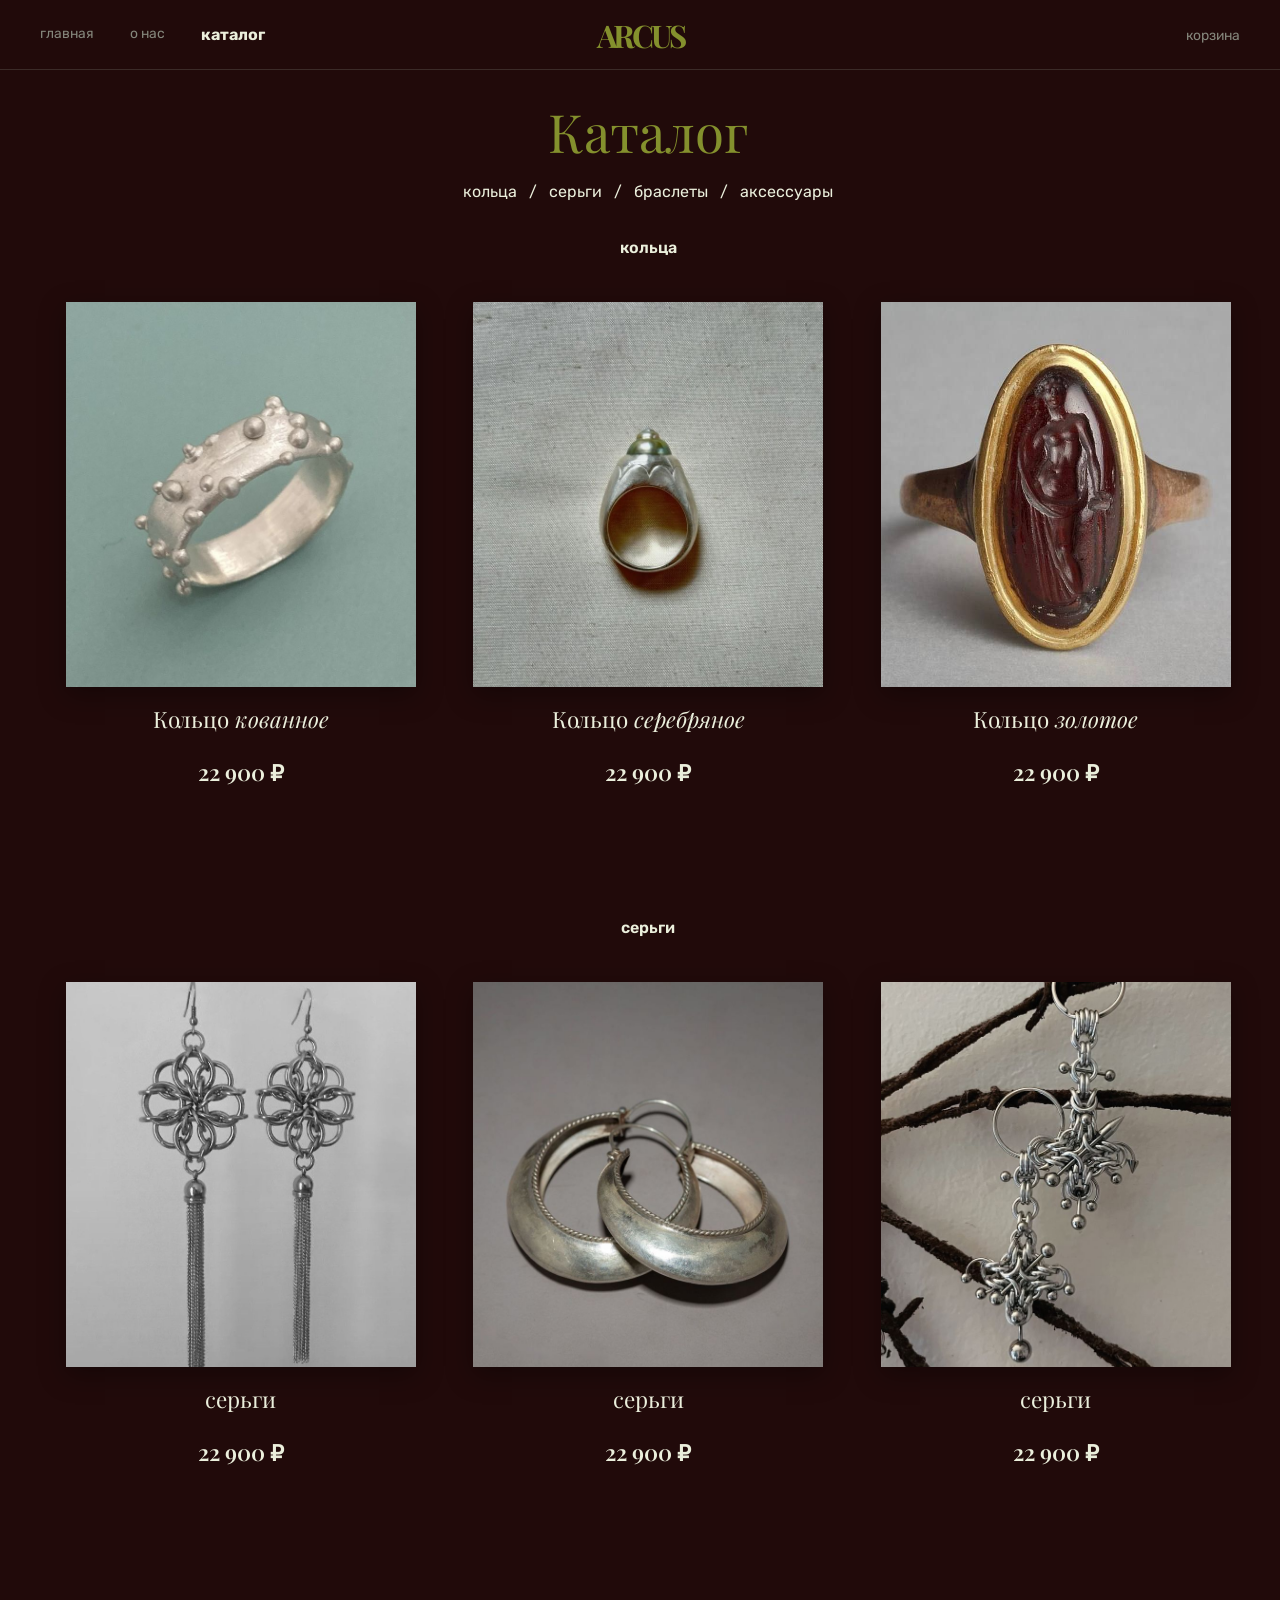
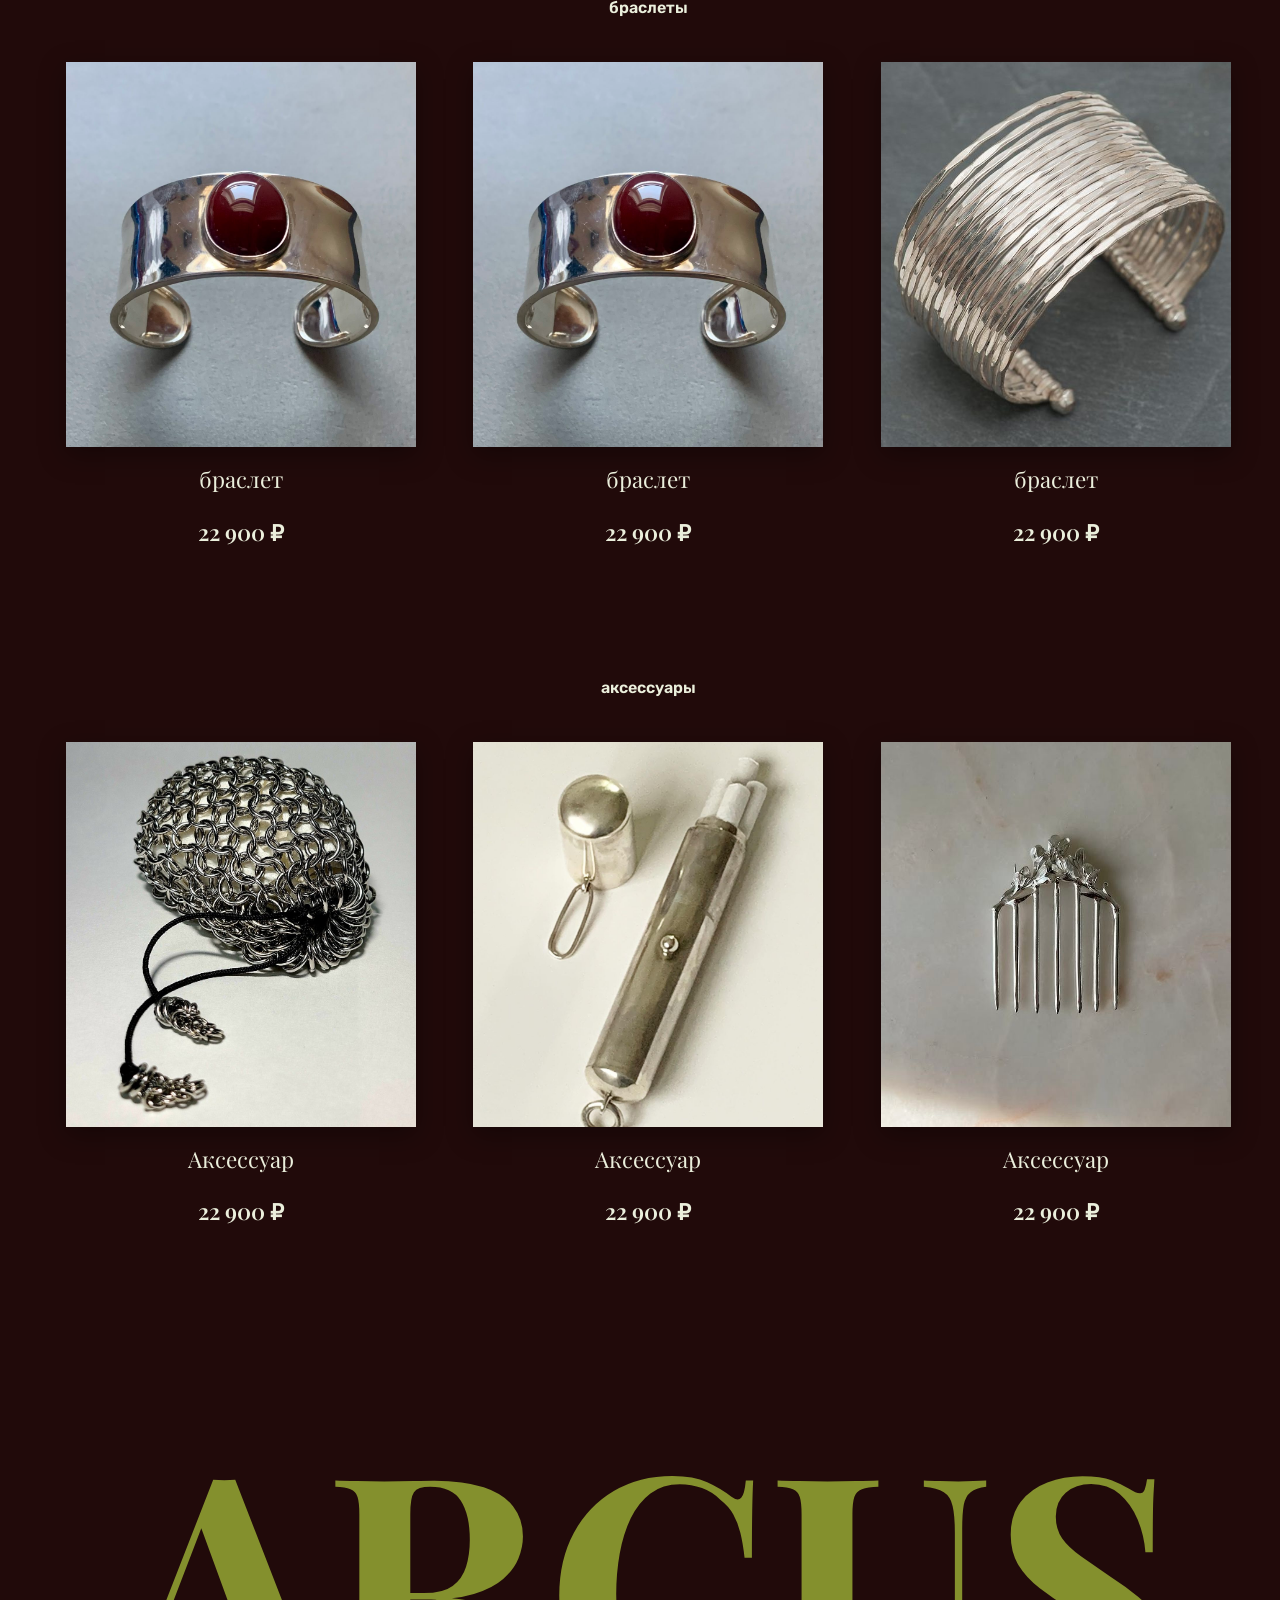
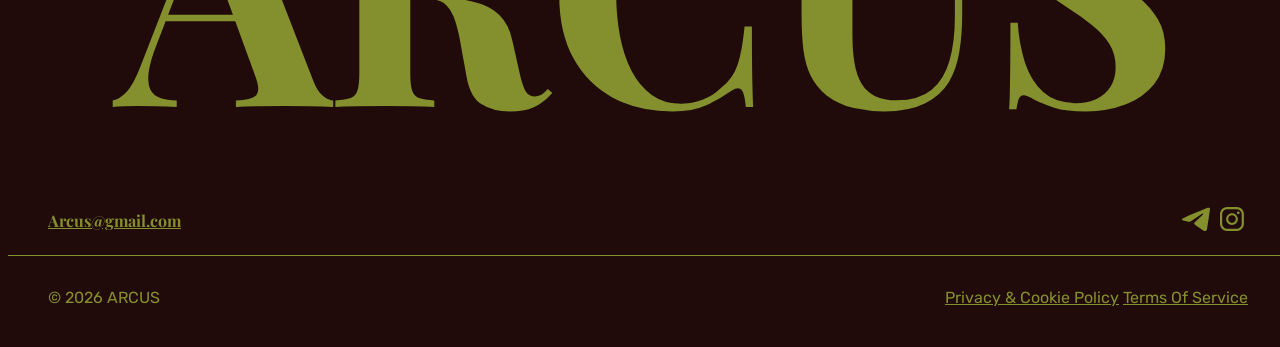
<file: catalog.html>
<!DOCTYPE html>
<html lang="en">
<head>
    <meta charset="UTF-8">
    <meta name="viewport" content="width=device-width, initial-scale=1.0">
    <title>Каталог</title>
    <link rel="stylesheet" href="style.css">
    <link rel="icon" type="image/x-icon" href="svg/ARCUS_1.ico">
</head>
<body>



   
     <header>
       <div class="header-grid">

 
      <nav class="nav-left">
       <a href="index.html" class="nav-link ">главная</a>
        <a href="about.html" class="nav-link">о нас</a>
        <a href="catalog.html" class="nav-link active">каталог</a>
      </nav>

    
      <div class="logo"><a href="index.html">ARCUS</a></div>

     <nav class="nav-right">
    <a href="#" class="nav-link cart-link" id="desktop-cart-link">
        <span class="cart-text">корзина</span>
        <span class="cart-icon"><img src="svg/shopping-bag-svgrepo-com.svg" width="20"></span>
    </a>
</nav>




      <button class="burger-btn" id="burger-btn" aria-label="Открыть меню">
        <span></span>
        <span></span>
        <span></span>
      </button>

     <div class="mobile-menu" id="mobile-menu">
    <nav class="mobile-nav">
    <a href="index.html" class="nav-link ">главная</a>
    <a href="about.html" class="nav-link">о нас</a>
    <a href="catalog.html" class="nav-link active">каталог</a>
</nav>
    </div>



    </header>

  








<main>



    <h1 class="title2">Каталог</h1>


    <div class="mini-menu"><a href="#rings">кольца</a> / <a href="#earrings">серьги</a> / <a href="#bracelets">браслеты</a> / <a href="#acessroies">аксессуары</a></div>










<div id="rings">кольца</div>

<div class = "card-container">

    <a href="card.html"><div class="card">
        <div class="card-img">  <img src="img/card/ring1.jpg" alt="Кольцо"></div> 
        <h>Кольцо <i>кованное</i></h>
        <p>22 900 ₽</p>
    </div></a>

     <a href="card.html"><div class="card">
        <div class="card-img">  <img src="img/card/ring2.jpg" alt="Кольцо"></div> 
        <h>Кольцо <i>серебряное</i></h>
        <p>22 900 ₽</p>
    </div></a>

    <a href="card.html"><div class="card">
        <div class="card-img">  <img src="img/card/ring3.jpg" alt="Кольцо"></div> 
        <h>Кольцо <i>золотое</i></h>
        <p>22 900 ₽</p>
    </div></a>

</div>

















<div id="earrings">серьги</div>
<div class = "card-container">

    <a href="card.html"><div class="card">
       <div class="card-img"> <img src="img/card/earring1.jpg" alt="Серьги"></div> 
        <h>серьги</h>
        <p>22 900 ₽</p>
    </div></a>

    <a href="card.html"><div class="card">
        <div class="card-img"><img src="img/card/earrings2.jpg" alt="Серьги"></div>
        <h>серьги</h>
        <p>22 900 ₽</p>
    </div></a>


   <a href="card.html"><div class="card">
         <div class="card-img"><img src="img/card/earring3.jpg" alt="Серьги"></div>
        <h>серьги</h>
        <p>22 900 ₽</p>
    </div></a>

</div>




<div id="bracelets">браслеты</div>
<div class = "card-container">

   <a href="card.html"><div class="card">
          <div class="card-img"><img src="img/card/bracelet1.jpg" alt="браслет"></div>
        <h>браслет</h>
        <p>22 900 ₽</p>
    </div></a>

     <a href="card.html"><div class="card">
          <div class="card-img"><img src="img/card/bracelet1.jpg" alt="браслет"></div>
         <h>браслет</h>
        <p>22 900 ₽</p>
    </div></a>


    <a href="card.html"><div class="card">
          <div class="card-img"><img src="img/card/bracelet3.jpg" alt="браслет"></div>
         <h>браслет</h>
        <p>22 900 ₽</p>
    </div></a>

</div>






















<div id="acessroies">аксессуары</div>

<div class = "card-container">

   <a href="card.html"><div class="card">
         <div class="card-img"><img src="img/card/1 (2).jpg" alt="аксессуар"></div>
        <h>Аксессуар</h>
        <p>22 900 ₽</p>
    </div></a>

     <a href="card.html"><div class="card">
          <div class="card-img"><img src="img/card/2.jpg" alt=" аксессуар"></div>
        <h>Аксессуар</h>
        <p>22 900 ₽</p>
    </div></a>


   <a href="card.html"><div class="card">
         <div class="card-img"><img src="img/card/3.jpg" alt="Аксессуар"></div>
        <h>Аксессуар</h>
        <p>22 900 ₽</p>
    </div></a>

</div>


</main>



































     <footer>
  <div class="footer-container">
    <div class="footer-logo">ARCUS</div>
    
    <div class="footer-middle">
      <a href="mailto:Arcus@gmail.com">Arcus@gmail.com</a>

     <div class="social">
        <a href="#"><img src="svg/telegram-svgrepo-com.svg"> </a>
        <a href="#"><img src="svg/instagram-logo-facebook-2-svgrepo-com.svg"></a>
      </div>
    </div>
</div>


<div class ="border"></div>
<div class="footer-container">
    <div class="footer-bottom">
      <p>© 2026 ARCUS</p>
      <div class="terms">
        <a href="#">Privacy & Cookie Policy</a>
        <a href="#">Terms Of Service</a>
      </div>
    </div>
  </div>
</footer>



















<div id="overlay"></div>
<button id="close-modal" class="modal-close-btn" aria-label="Закрыть корзину">
    <svg xmlns="http://www.w3.org/2000/svg" width="28" height="28" viewBox="0 0 24 24" fill="none" stroke="currentColor" stroke-width="2.5" stroke-linecap="round" stroke-linejoin="round">
        <line x1="18" y1="6" x2="6" y2="18"></line>
        <line x1="6" y1="6" x2="18" y2="18"></line>
    </svg>
</button>
<!-- Модальное окно корзины -->
<div id="cart-modal" class="modal">
   
   
  <div class="modal-content">
    <div class="modal-header">  
        <div class="modal-drag-handle"></div>
         <h2 class="form-logo">ARCUS</h2>
    
    </div>
    
    <div class="modal-body" id="modal-body">
     
      <div class="checkout-form">

  <div class="order-header">
    <h3>Ваш заказ:</h3>
    
    <div class="order-item">
      <div class="item-image">
        <img src="img/card/ring1.jpg" alt="Кольцо">
      </div>
      <div class="item-info">
        <div class="item-name">Кольцо золотое<br><span class="item-desc">Размер 18.5</span></div>
        <div class="item-quantity">1 × 22 900 ₽</div>
      </div>
    </div>

    <div class="order-total">
      Сумма: <strong>22 900 ₽</strong>
    </div>
  </div>

  <div class="delivery-section">
    <h3>Доставка</h3>

    <div class="form-grid">

      <!-- Город -->
      <div class="form-group full-width">
        <label for="city">Город</label>
        <div class="input-with-icon">
          <input type="text" id="city" placeholder="Введите город" required>
          <span class="search-icon">
            <svg xmlns="http://www.w3.org/2000/svg" width="20" height="20" viewBox="0 0 24 24" fill="none" stroke="currentColor" stroke-width="2" stroke-linecap="round" stroke-linejoin="round">
              <circle cx="11" cy="11" r="8"></circle>
              <line x1="21" y1="21" x2="16.65" y2="16.65"></line>
            </svg>
          </span>
        </div>
      </div>

      <!-- Способы доставки -->
      <div class="form-group full-width delivery-options">
    <label>Способ доставки</label>
    <div class="radio-group">
        <label class="radio-label">
            <input type="radio" name="delivery" value="cdek">
            <span>Курьерская доставка СДЭК от 6 дней, от 690₽</span>
        </label>
        <label class="radio-label">
            <input type="radio" name="delivery" value="pickup">
            <span>Самовывоз из мастерской от 0 дней</span>
        </label>
    </div>
</div>

      <!-- Адрес -->
      <div class="form-group full-width">
        <label for="street">Улица</label>
        <div class="input-with-icon">
          <input type="text" id="street" placeholder="Улица" required>
          <span class="search-icon">
            <svg xmlns="http://www.w3.org/2000/svg" width="20" height="20" viewBox="0 0 24 24" fill="none" stroke="currentColor" stroke-width="2" stroke-linecap="round" stroke-linejoin="round">
              <circle cx="11" cy="11" r="8"></circle>
              <line x1="21" y1="21" x2="16.65" y2="16.65"></line>
            </svg>
          </span>
        </div>
      </div>


    <div class="form-group full-width">
        <label for="house">Дом</label>
        <input type="text" id="house" placeholder="Дом" required>
    </div>

    <div class="form-group full-width">
        <label for="apartment">Квартира/офис</label>
        <input type="text" id="apartment" placeholder="Кв./офис">
    </div>


      <!-- Данные получателя -->
      <div class="form-group full-width">
        <label for="full-name">Введите ФИО</label>
        <input type="text" id="full-name" placeholder="Фамилия Имя Отчество" required>
      </div>

      <div class="form-group full-width">
        <label for="email">E-mail</label>
        <input type="email" id="email" placeholder="your@email.com" required>
      </div>

      <div class="form-group full-width">
        <label for="phone">Контактный телефон</label>
        <input type="tel" id="phone" placeholder="+7 (___) ___-__-__" required>
      </div>

      <!-- Согласие -->
      <div class="form-group full-width consent">
        <label class="checkbox-label">
          <input type="checkbox" required>
          <span>Я принимаю и согласен с условиями и политикой конфиденциальности</span>
        </label>
      </div>

      <!-- Промокод -->
      <div class="form-group full-width">
        <label for="promo">Промокод</label>
        <input type="text" id="promo" placeholder="Введите промокод">
      </div>

    </div>
  </div>

  <div class="form-footer">
    <div class="final-total">
      Итоговая сумма: <strong>22 900 ₽</strong>
    </div>
    <button type="submit" class="submit-button">
      Оформить заказ
    </button>
  </div>

</div>
    </div>
  </div>
</div>

<script>
// Элементы
const cartLink = document.querySelector('.nav-right .nav-link');
const modal = document.getElementById('cart-modal');
const overlay = document.getElementById('overlay');
const closeBtn = document.getElementById('close-modal');  

let scrollY = 0;

// Открытие модального окна
function openCartModal() {
  scrollY = window.scrollY;

  document.body.style.position = 'fixed';
  document.body.style.top = `-${scrollY}px`;
  document.body.style.width = '100%';

  modal.classList.add('show');
  overlay.classList.add('show');
  closeBtn.classList.add('show');      
}

// Закрытие модального окна
function closeCartModal() {
  modal.classList.remove('show');
  overlay.classList.remove('show');
  closeBtn.classList.remove('show');

  document.body.style.position = '';
  document.body.style.top = '';
  document.body.style.width = '';

  window.scrollTo(0, scrollY);
}

// События
cartLink.addEventListener('click', function(e) {
  e.preventDefault();
  openCartModal();
});

closeBtn.addEventListener('click', closeCartModal);
overlay.addEventListener('click', closeCartModal);

// Закрытие по Esc
document.addEventListener('keydown', function(e) {
  if (e.key === "Escape" && modal.classList.contains('show')) {
    closeCartModal();
  }
});

// Burger menu
const burgerBtn = document.getElementById('burger-btn');
const mobileMenu = document.getElementById('mobile-menu');

burgerBtn.addEventListener('click', function() {
  burgerBtn.classList.toggle('open');
  mobileMenu.classList.toggle('open');
  document.body.style.overflow = mobileMenu.classList.contains('open') ? 'hidden' : '';
});

mobileMenu.querySelectorAll('a:not([data-cart])').forEach(function(link) {
  link.addEventListener('click', function() {
    burgerBtn.classList.remove('open');
    mobileMenu.classList.remove('open');
    document.body.style.overflow = '';
  });
});

const mobileCartLink = document.querySelector('#mobile-menu [data-cart]');
if (mobileCartLink) {
  mobileCartLink.addEventListener('click', function(e) {
    e.preventDefault();
    burgerBtn.classList.remove('open');
    mobileMenu.classList.remove('open');
    document.body.style.overflow = '';
    openCartModal();
  });
}
</script>
</body>
</html>
</file>
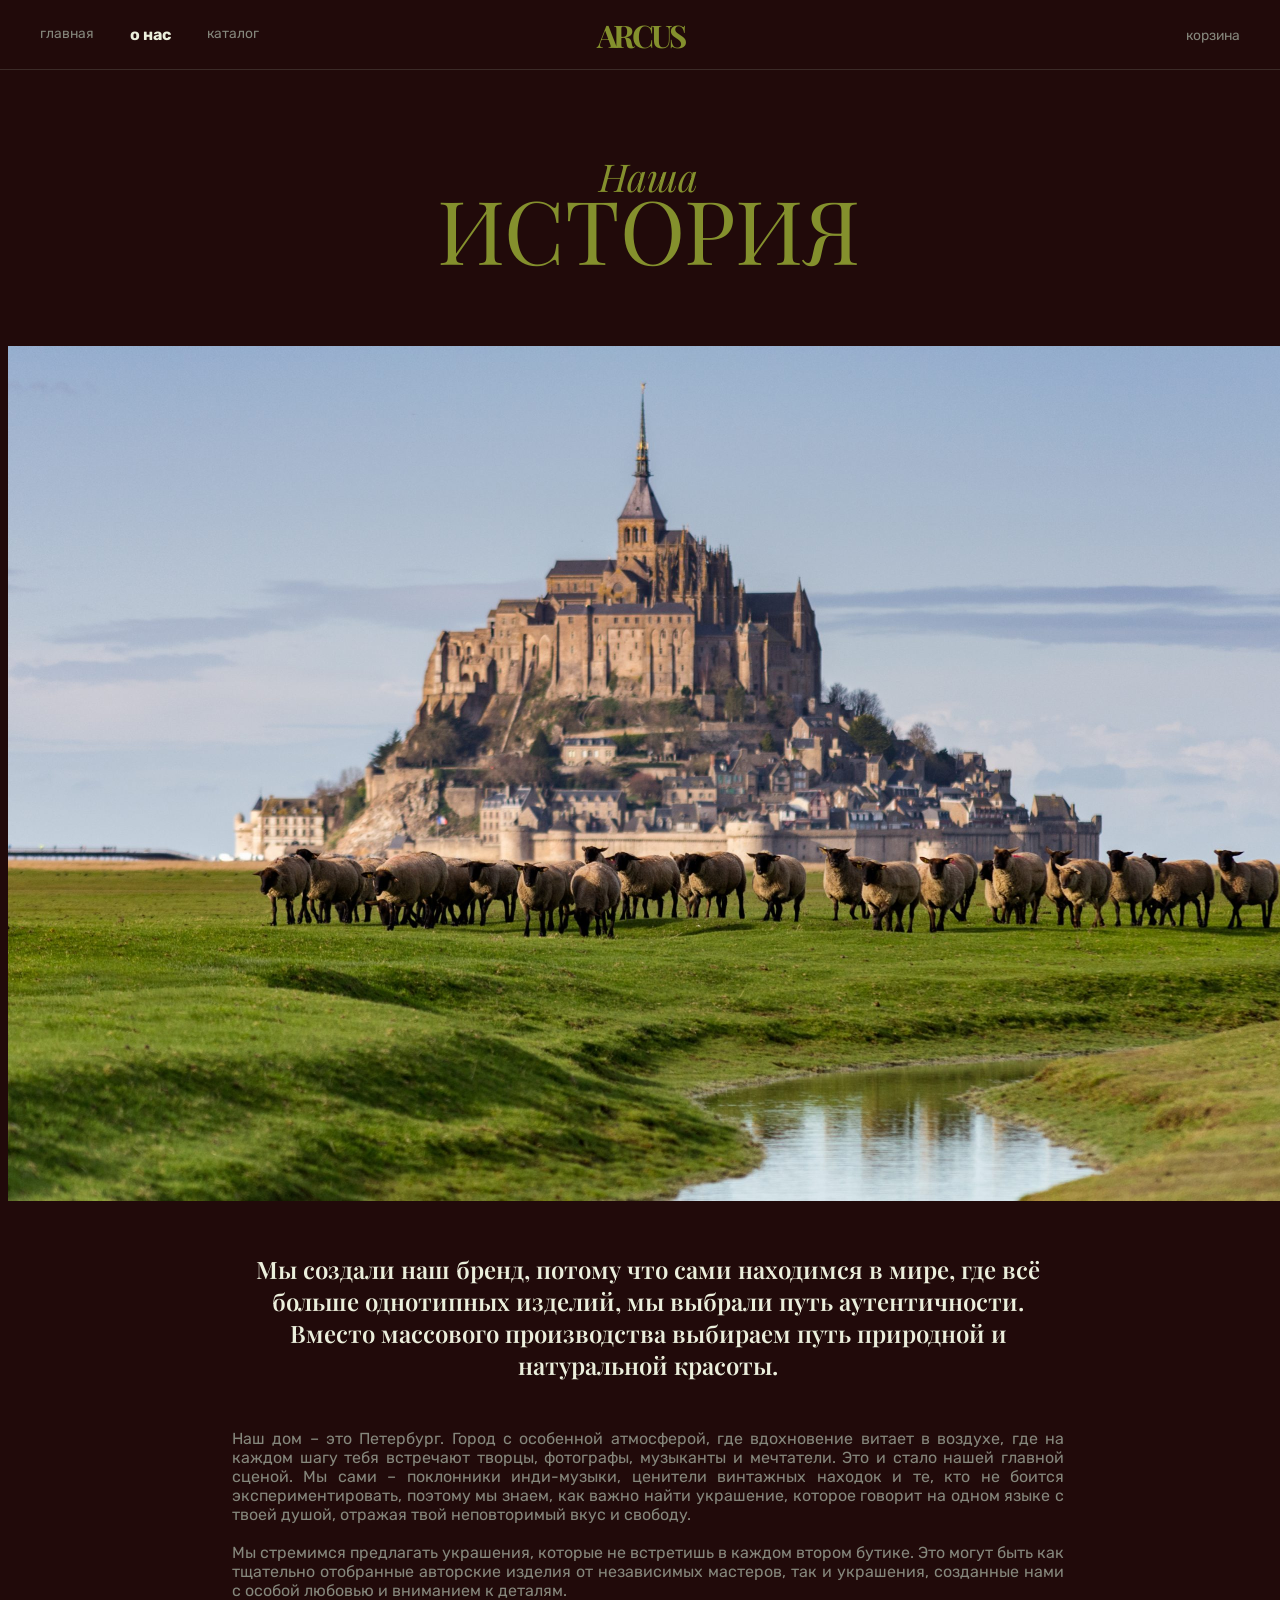
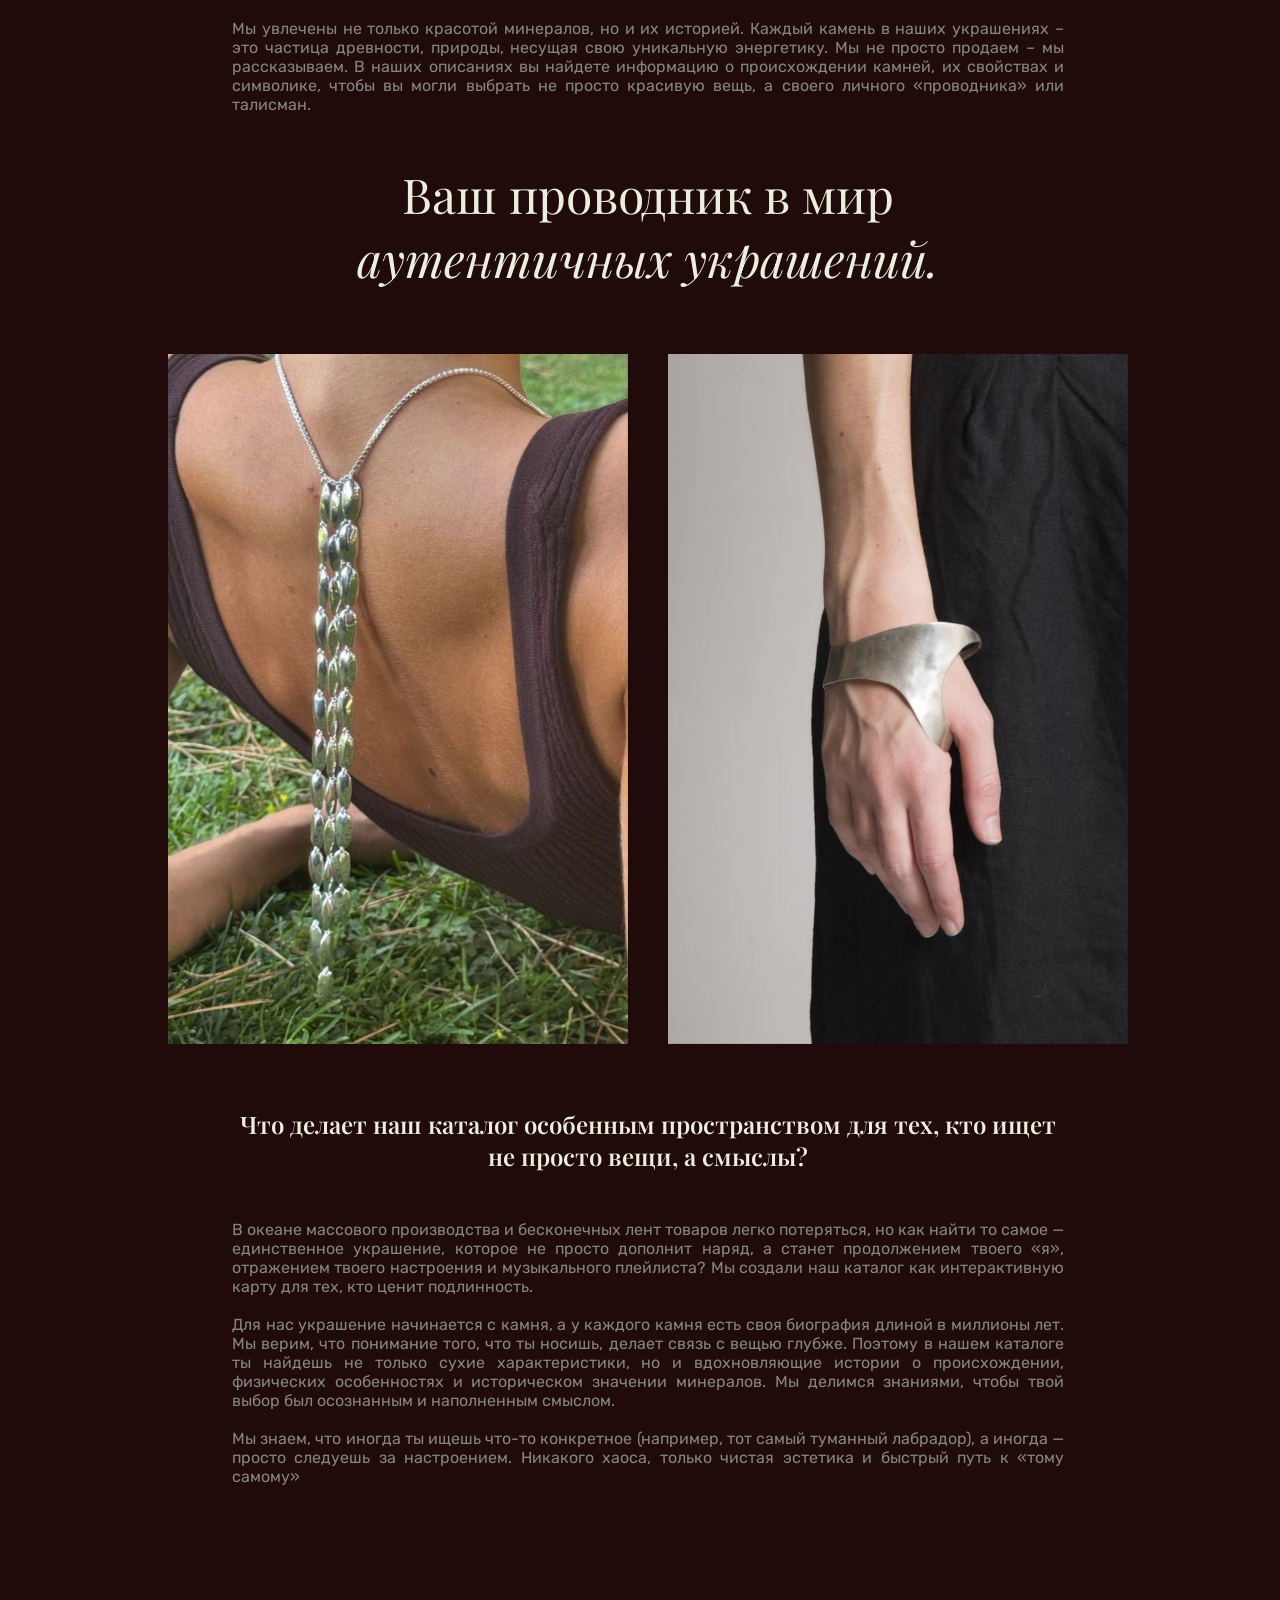
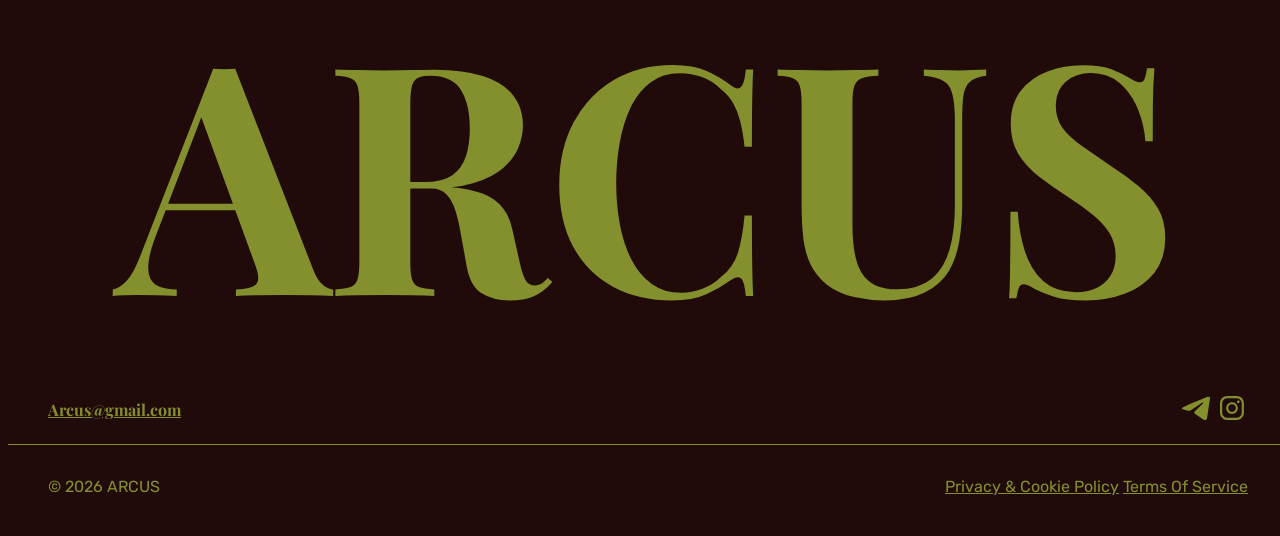
<file: Arcus/about.html>
<!DOCTYPE html>
<html lang="en">
<head>
    <meta charset="UTF-8">
    <meta name="viewport" content="width=device-width, initial-scale=1.0">
    <title>О Нас</title>
    <link rel="stylesheet" href="style.css">
     <link rel="icon" type="image/x-icon" href="svg/ARCUS_1.ico">
</head>
<body>




    
     <header>
       <div class="header-grid">

 
      <nav class="nav-left">
       <a href="index.html" class="nav-link ">главная</a>
        <a href="about.html" class="nav-link active">о нас</a>
        <a href="catalog.html" class="nav-link">каталог</a>
      </nav>

    
      <div class="logo">ARCUS</div>

    <nav class="nav-right">
    <a href="#" class="nav-link cart-link" id="desktop-cart-link">
        <span class="cart-text">корзина</span>
        <span class="cart-icon"><img src="svg/shopping-bag-svgrepo-com.svg" width="20"></span>
    </a>
</nav>




      <button class="burger-btn" id="burger-btn" aria-label="Открыть меню">
        <span></span>
        <span></span>
        <span></span>
      </button>

     <div class="mobile-menu" id="mobile-menu">
    <nav class="mobile-nav">
    <a href="index.html" class="nav-link">главная</a>
    <a href="about.html" class="nav-link active">о нас</a>
    <a href="catalog.html" class="nav-link">каталог</a>
</nav>
    </div>



    </header>

   















<main>
    <div class="about-title"> 
        <h2>Наша</h2>
        <h1>ИСТОРИЯ</h1></div>

<div class="about"><img src="img/montsaint-scaled.jpg"></div>

<div class="text-small-container"><div class="about-text narrow">  Мы создали наш бренд, потому что сами находимся в мире, где всё больше однотипных изделий, мы выбрали путь аутентичности. Вместо массового производства выбираем путь природной и натуральной красоты.</div></div>


  
 <div class="text-small-container">
 
 <div class="text-small"><p>Наш дом – это Петербург. Город с особенной атмосферой, где вдохновение витает в воздухе, где на каждом шагу тебя встречают творцы, фотографы, музыканты и мечтатели. Это и стало нашей главной  сценой. Мы сами – поклонники инди-музыки, ценители винтажных находок и те, кто не боится экспериментировать, поэтому мы знаем, как важно найти украшение, которое говорит на одном языке с твоей душой, отражая твой неповторимый вкус и свободу.
    <br>
    <br>Мы стремимся предлагать украшения, которые не встретишь в каждом втором бутике. Это могут быть как тщательно отобранные авторские изделия от независимых мастеров, так и украшения, созданные нами с особой любовью и вниманием к деталям.
    <br>
    <br>Мы увлечены не только красотой минералов, но и их историей. Каждый камень в наших украшениях – это частица древности, природы, несущая свою уникальную энергетику.  Мы не просто продаем – мы рассказываем. В наших описаниях вы найдете информацию о происхождении камней, их свойствах и символике, чтобы вы могли выбрать не просто красивую вещь, а своего личного «проводника» или талисман.</p></div>
</div>


<div class="about-text-2 ">Ваш проводник в мир 
<br><i>аутентичных украшений.</i></div>



<div class = "img-about-container">
<div class="about-img"><img src="img/about/1about.jpg"></div>
<div class="about-img"><img src="img/about/about3.jpg"></div>
</div>

 <div class="text-small-container"><div class="about-text narrow"> Что делает наш каталог особенным пространством для тех, 
кто ищет не просто вещи, а смыслы?</div></div>


 <div class="text-small-container">
 
 <div class="text-small"><p>В океане массового производства и бесконечных лент товаров легко потеряться, но как найти то самое — единственное украшение, которое не просто дополнит наряд, а станет продолжением твоего «я», отражением твоего настроения и музыкального плейлиста? Мы создали наш каталог как интерактивную карту для тех, кто ценит подлинность.
    <br>
    <br>Для нас украшение начинается с камня, а у каждого камня есть своя биография длиной в миллионы лет. Мы верим, что понимание того, что ты носишь, делает связь с вещью глубже. Поэтому в нашем каталоге ты найдешь не только сухие характеристики, но и вдохновляющие истории о происхождении, физических особенностях и историческом значении минералов. Мы делимся знаниями, чтобы твой выбор был осознанным и наполненным смыслом.
    <br>
    <br>Мы знаем, что иногда ты ищешь что-то конкретное (например, тот самый туманный лабрадор), а иногда — просто следуешь за настроением. Никакого хаоса, только чистая эстетика и быстрый путь к «тому самому»</p>
  </div>
</div>
</main>



















     <footer>
  <div class="footer-container">
    <div class="footer-logo">ARCUS</div>
    
    <div class="footer-middle">
      <a href="mailto:Arcus@gmail.com">Arcus@gmail.com</a>

     <div class="social">
        <a href="#"><img src="svg/telegram-svgrepo-com.svg"> </a>
        <a href="#"><img src="svg/instagram-logo-facebook-2-svgrepo-com.svg"></a>
      </div>
    </div>
</div>
<div class ="border"></div>
<div class="footer-container">
    <div class="footer-bottom">
      <p>© 2026 ARCUS</p>
      <div class="terms">
        <a href="#">Privacy & Cookie Policy</a>
        <a href="#">Terms Of Service</a>
      </div>
    </div>
  </div>
</footer>





















<div id="overlay"></div>
<button id="close-modal" class="modal-close-btn" aria-label="Закрыть корзину">
    <svg xmlns="http://www.w3.org/2000/svg" width="28" height="28" viewBox="0 0 24 24" fill="none" stroke="currentColor" stroke-width="2.5" stroke-linecap="round" stroke-linejoin="round">
        <line x1="18" y1="6" x2="6" y2="18"></line>
        <line x1="6" y1="6" x2="18" y2="18"></line>
    </svg>
</button>
<!-- Модальное окно корзины -->
<div id="cart-modal" class="modal">
   
   
  <div class="modal-content">
    <div class="modal-header">  
        <div class="modal-drag-handle"></div>
         <h2 class="form-logo">ARCUS</h2>
    
    </div>
    
    <div class="modal-body" id="modal-body">
     
      <div class="checkout-form">

  <div class="order-header">
    <h3>Ваш заказ:</h3>
    
    <div class="order-item">
      <div class="item-image">
        <img src="img/card/ring1.jpg" alt="Кольцо">
      </div>
      <div class="item-info">
        <div class="item-name">Кольцо золотое<br><span class="item-desc">Размер 18.5</span></div>
        <div class="item-quantity">1 × 22 900 ₽</div>
      </div>
    </div>

    <div class="order-total">
      Сумма: <strong>22 900 ₽</strong>
    </div>
  </div>

  <div class="delivery-section">
    <h3>Доставка</h3>

    <div class="form-grid">

      <!-- Город -->
      <div class="form-group full-width">
        <label for="city">Город</label>
        <div class="input-with-icon">
          <input type="text" id="city" placeholder="Введите город" required>
          <span class="search-icon">
            <svg xmlns="http://www.w3.org/2000/svg" width="20" height="20" viewBox="0 0 24 24" fill="none" stroke="currentColor" stroke-width="2" stroke-linecap="round" stroke-linejoin="round">
              <circle cx="11" cy="11" r="8"></circle>
              <line x1="21" y1="21" x2="16.65" y2="16.65"></line>
            </svg>
          </span>
        </div>
      </div>

      <!-- Способы доставки -->
      <div class="form-group full-width delivery-options">
    <label>Способ доставки</label>
    <div class="radio-group">
        <label class="radio-label">
            <input type="radio" name="delivery" value="cdek">
            <span>Курьерская доставка СДЭК от 6 дней, от 690 ₽</span>
        </label>
        <label class="radio-label">
            <input type="radio" name="delivery" value="pickup">
            <span>Самовывоз из мастерской от 0 дней</span>
        </label>
    </div>
</div>

      <!-- Адрес -->
      <div class="form-group full-width">
        <label for="street">Улица</label>
        <div class="input-with-icon">
          <input type="text" id="street" placeholder="Улица" required>
          <span class="search-icon">
            <svg xmlns="http://www.w3.org/2000/svg" width="20" height="20" viewBox="0 0 24 24" fill="none" stroke="currentColor" stroke-width="2" stroke-linecap="round" stroke-linejoin="round">
              <circle cx="11" cy="11" r="8"></circle>
              <line x1="21" y1="21" x2="16.65" y2="16.65"></line>
            </svg>
          </span>
        </div>
      </div>


    <div class="form-group full-width">
        <label for="house">Дом</label>
        <input type="text" id="house" placeholder="Дом" required>
    </div>

    <div class="form-group full-width">
        <label for="apartment">Квартира/офис</label>
        <input type="text" id="apartment" placeholder="Кв./офис">
    </div>


      <!-- Данные получателя -->
      <div class="form-group full-width">
        <label for="full-name">Введите ФИО</label>
        <input type="text" id="full-name" placeholder="Фамилия Имя Отчество" required>
      </div>

      <div class="form-group full-width">
        <label for="email">E-mail</label>
        <input type="email" id="email" placeholder="your@email.com" required>
      </div>

      <div class="form-group full-width">
        <label for="phone">Контактный телефон</label>
        <input type="tel" id="phone" placeholder="+7 (___) ___-__-__" required>
      </div>

      <!-- Согласие -->
      <div class="form-group full-width consent">
        <label class="checkbox-label">
          <input type="checkbox" required>
          <span>Я принимаю и согласен с условиями и политикой конфиденциальности</span>
        </label>
      </div>

      <!-- Промокод -->
      <div class="form-group full-width">
        <label for="promo">Промокод</label>
        <input type="text" id="promo" placeholder="Введите промокод">
      </div>

    </div>
  </div>

  <div class="form-footer">
    <div class="final-total">
      Итоговая сумма: <strong>22 900 ₽</strong>
    </div>
    <button type="submit" class="submit-button">
      Оформить заказ
    </button>
  </div>

</div>
    </div>
  </div>
</div>
<script>
// Элементы
const cartLink = document.querySelector('.nav-right .nav-link');
const modal = document.getElementById('cart-modal');
const overlay = document.getElementById('overlay');
const closeBtn = document.getElementById('close-modal');  

let scrollY = 0;

// Открытие модального окна
function openCartModal() {
  scrollY = window.scrollY;

  document.body.style.position = 'fixed';
  document.body.style.top = `-${scrollY}px`;
  document.body.style.width = '100%';

  modal.classList.add('show');
  overlay.classList.add('show');
  closeBtn.classList.add('show');      
}

// Закрытие модального окна
function closeCartModal() {
  modal.classList.remove('show');
  overlay.classList.remove('show');
  closeBtn.classList.remove('show');

  document.body.style.position = '';
  document.body.style.top = '';
  document.body.style.width = '';

  window.scrollTo(0, scrollY);
}

// События
cartLink.addEventListener('click', function(e) {
  e.preventDefault();
  openCartModal();
});

closeBtn.addEventListener('click', closeCartModal);
overlay.addEventListener('click', closeCartModal);

// Закрытие по Esc
document.addEventListener('keydown', function(e) {
  if (e.key === "Escape" && modal.classList.contains('show')) {
    closeCartModal();
  }
});

// Burger menu
const burgerBtn = document.getElementById('burger-btn');
const mobileMenu = document.getElementById('mobile-menu');

burgerBtn.addEventListener('click', function() {
  burgerBtn.classList.toggle('open');
  mobileMenu.classList.toggle('open');
  document.body.style.overflow = mobileMenu.classList.contains('open') ? 'hidden' : '';
});

mobileMenu.querySelectorAll('a:not([data-cart])').forEach(function(link) {
  link.addEventListener('click', function() {
    burgerBtn.classList.remove('open');
    mobileMenu.classList.remove('open');
    document.body.style.overflow = '';
  });
});

const mobileCartLink = document.querySelector('#mobile-menu [data-cart]');
if (mobileCartLink) {
  mobileCartLink.addEventListener('click', function(e) {
    e.preventDefault();
    burgerBtn.classList.remove('open');
    mobileMenu.classList.remove('open');
    document.body.style.overflow = '';
    openCartModal();
  });
}
</script>


</body>
</html>
</file>
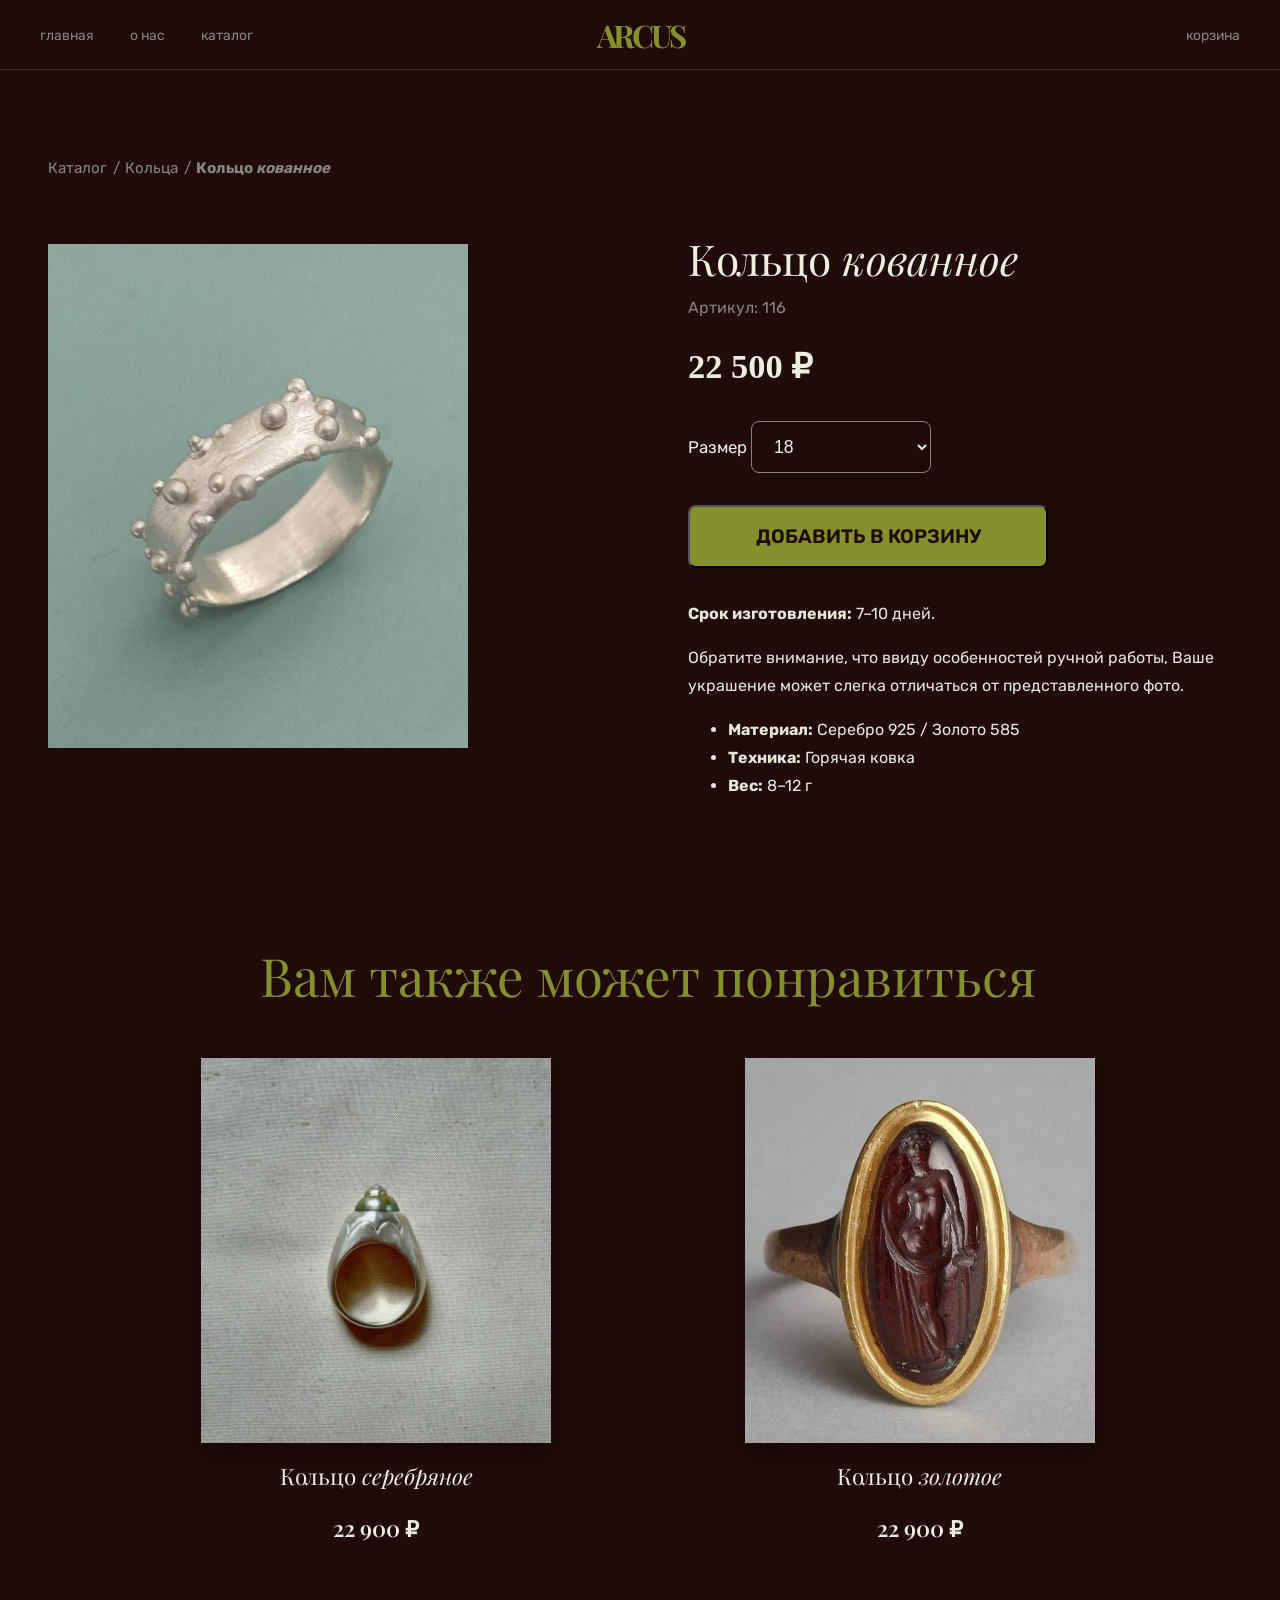
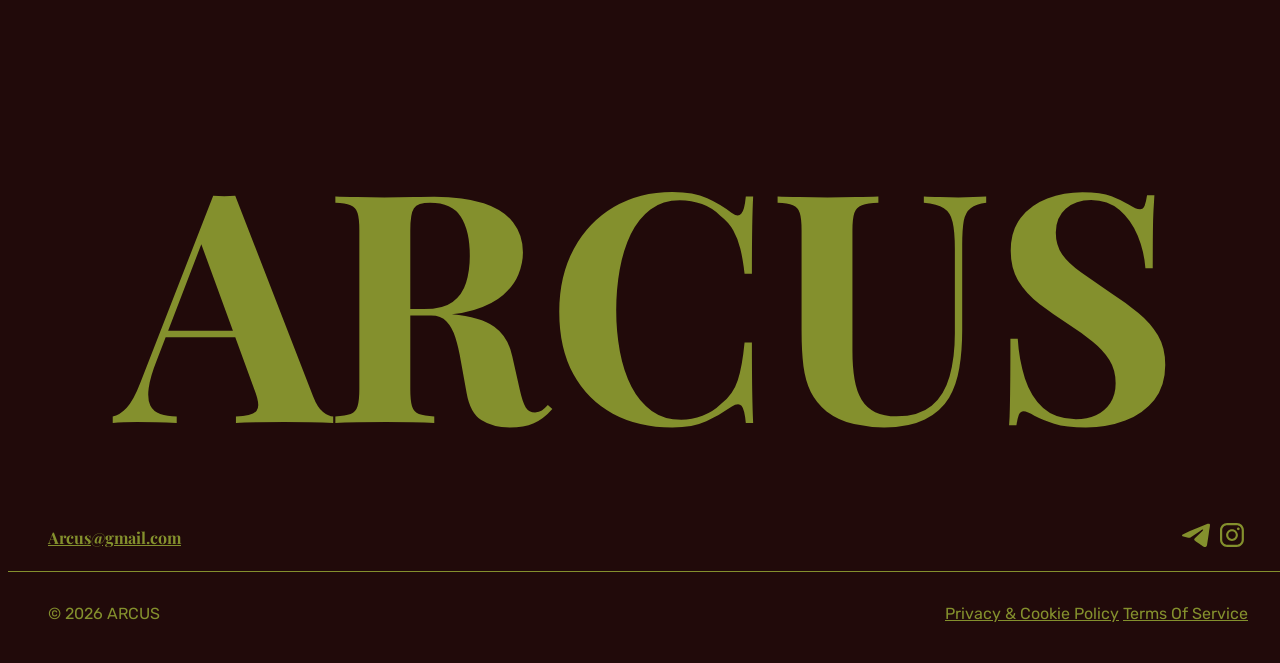
<file: Arcus/card.html>
<!DOCTYPE html>
<html lang="ru">
<head>
    <meta charset="UTF-8">
    <meta name="viewport" content="width=device-width, initial-scale=1.0">
    <title>Кольцо кованное — ARCUS</title>
    <link rel="stylesheet" href="style.css">
     <link rel="icon" type="image/x-icon" href="svg/ARCUS_1.ico">
</head>
<body>

     <header class="header">
       <div class="header-grid">

      <nav class="nav-left">
       <a href="index.html" class="nav-link">главная</a>
        <a href="about.html" class="nav-link">о нас</a>
        <a href="catalog.html" class="nav-link">каталог</a>
      </nav>

   
         <div class="logo">ARCUS</div>

   <nav class="nav-right">
    <a href="#" class="nav-link cart-link" id="desktop-cart-link">
        <span class="cart-text">корзина</span>
        <span class="cart-icon"><img src="svg/shopping-bag-svgrepo-com.svg" width="20"></span>
    </a>
</nav>




      <button class="burger-btn" id="burger-btn" aria-label="Открыть меню">
        <span></span>
        <span></span>
        <span></span>
      </button>

     <div class="mobile-menu" id="mobile-menu">
    <nav class="mobile-nav">
    <a href="index.html" class="nav-link">главная</a>
    <a href="about.html" class="nav-link">о нас</a>
    <a href="catalog.html" class="nav-link">каталог</a>
</nav>
    </div>


    </div>

    <div class="mobile-menu" id="mobile-menu">
    <nav class="mobile-nav">
    <a href="index.html" class="nav-link ">главная</a>
    <a href="about.html" class="nav-link">о нас</a>
    <a href="catalog.html" class="nav-link">каталог</a>
</nav>
    </div>

    </header>






   



    <main class="product-page">
        <div class="product-wrapper">

         
            <div class="breadcrumb">
                <a href="catalog.html">Каталог</a> / 
                <a href="catalog.html">Кольца</a> / 
                <B><p>Кольцо <i>кованное</i></p></B>
            </div>

            <div class="product-content">
             
                <div class="product-image">
                    <img src="img/card/ring1.jpg" alt="Кольцо кованное">
                </div>

                
                <div class="product-info">
                    <h1 class="product-title">Кольцо <i>кованное</i></h1>
                    <p class="product-article">Артикул: 116</p>

                    <div class="product-price">22 500 ₽</div>

                    <div class="product-size">
                        <label for="size">Размер</label>
                        <select id="size" class="size-select">
                            <option value="18">18</option>
                            <option value="18.5">18,5</option>
                            <option value="19">19</option>
                            <option value="19.5">19,5</option>
                            <option value="20">20</option>
                            <option value="20.5">20,5</option>
                            <option value="21">21</option>
                            <option value="21.5">21,5</option>
                            <option value="22">22</option>
                        </select>
                    </div>

                    <button class="add-to-cart-btn">ДОБАВИТЬ В КОРЗИНУ</button>

                    <div class="product-description">
                        <p><strong>Срок изготовления:</strong> 7–10 дней.</p>
                        <p>Обратите внимание, что ввиду особенностей ручной работы, Ваше украшение может слегка отличаться от представленного фото.</p>
                    
                   <ul class="product-features">
        <li><strong>Материал:</strong> Серебро 925 / Золото 585</li>
        <li><strong>Техника:</strong> Горячая ковка</li>
        <li><strong>Вес:</strong> 8–12 г </li>
      
    </ul>
                      </div>

                   
                </div>
            </div>
        </div>



    </main>

<div class="may-like">
    <h2 class="title2">Вам также может понравиться</h2>
    
    <div class="card-container recommended-cards">
        
        
        <a href="card.html" class="card">
            <div class="card-img">
                <img src="img/card/ring2.jpg" alt="Кольцо серебряное">
            </div>
            <h class="card-title">Кольцо <i>серебряное</i></h>
            <p class="card-price">22 900 ₽</p>
        </a>

        <a href="card.html"><div class="card">
        <div class="card-img">  <img src="img/card/ring3.jpg" alt="Кольцо"></div> 
        <h>Кольцо <i>золотое</i></h>
        <p>22 900 ₽</p>
    </div></a>


</div>

</div>

    <footer>
  <div class="footer-container">
    <div class="footer-logo">ARCUS</div>
    
    <div class="footer-middle">
      <a href="mailto:Arcus@gmail.com">Arcus@gmail.com</a>

     <div class="social">
        <a href="#"><img src="svg/telegram-svgrepo-com.svg"> </a>
        <a href="#"><img src="svg/instagram-logo-facebook-2-svgrepo-com.svg"></a>
      </div>
    </div>
</div>
<div class ="border"></div>
<div class="footer-container">
    <div class="footer-bottom">
      <p>© 2026 ARCUS</p>
      <div class="terms">
        <a href="#">Privacy & Cookie Policy</a>
        <a href="#">Terms Of Service</a>
      </div>
    </div>
  </div>
</footer>









<div id="overlay"></div>
<button id="close-modal" class="modal-close-btn" aria-label="Закрыть корзину">
    <svg xmlns="http://www.w3.org/2000/svg" width="28" height="28" viewBox="0 0 24 24" fill="none" stroke="currentColor" stroke-width="2.5" stroke-linecap="round" stroke-linejoin="round">
        <line x1="18" y1="6" x2="6" y2="18"></line>
        <line x1="6" y1="6" x2="18" y2="18"></line>
    </svg>
</button>
<!-- Модальное окно корзины -->
<div id="cart-modal" class="modal">
   
   
  <div class="modal-content">
    <div class="modal-header">  
        <div class="modal-drag-handle"></div>
         <h2 class="form-logo">ARCUS</h2>
    
    </div>
    
    <div class="modal-body" id="modal-body">
     
      <div class="checkout-form">

  <div class="order-header">
    <h3>Ваш заказ:</h3>
    
    <div class="order-item">
      <div class="item-image">
        <img src="img/card/ring1.jpg" alt="Кольцо">
      </div>
      <div class="item-info">
        <div class="item-name">Кольцо золотое<br><span class="item-desc">Размер 18.5</span></div>
        <div class="item-quantity">1 × 22 900 ₽</div>
      </div>
    </div>

    <div class="order-total">
      Сумма: <strong>22 900 ₽</strong>
    </div>
  </div>

  <div class="delivery-section">
    <h3>Доставка</h3>

    <div class="form-grid">

      <!-- Город -->
      <div class="form-group full-width">
        <label for="city">Город</label>
        <div class="input-with-icon">
          <input type="text" id="city" placeholder="Введите город" required>
          <span class="search-icon">
            <svg xmlns="http://www.w3.org/2000/svg" width="20" height="20" viewBox="0 0 24 24" fill="none" stroke="currentColor" stroke-width="2" stroke-linecap="round" stroke-linejoin="round">
              <circle cx="11" cy="11" r="8"></circle>
              <line x1="21" y1="21" x2="16.65" y2="16.65"></line>
            </svg>
          </span>
        </div>
      </div>

      <!-- Способы доставки -->
      <div class="form-group full-width delivery-options">
    <label>Способ доставки</label>
    <div class="radio-group">
        <label class="radio-label">
            <input type="radio" name="delivery" value="cdek">
            <span>Курьерская доставка СДЭК от 6 дней, от 690 ₽</span>
        </label>
        <label class="radio-label">
            <input type="radio" name="delivery" value="pickup">
            <span>Самовывоз из мастерской от 0 дней</span>
        </label>
    </div>
</div>

      <!-- Адрес -->
      <div class="form-group full-width">
        <label for="street">Улица</label>
        <div class="input-with-icon">
          <input type="text" id="street" placeholder="Улица" required>
          <span class="search-icon">
            <svg xmlns="http://www.w3.org/2000/svg" width="20" height="20" viewBox="0 0 24 24" fill="none" stroke="currentColor" stroke-width="2" stroke-linecap="round" stroke-linejoin="round">
              <circle cx="11" cy="11" r="8"></circle>
              <line x1="21" y1="21" x2="16.65" y2="16.65"></line>
            </svg>
          </span>
        </div>
      </div>


    <div class="form-group full-width">
        <label for="house">Дом</label>
        <input type="text" id="house" placeholder="Дом" required>
    </div>

    <div class="form-group full-width">
        <label for="apartment">Квартира/офис</label>
        <input type="text" id="apartment" placeholder="Кв./офис">
    </div>


      <!-- Данные получателя -->
      <div class="form-group full-width">
        <label for="full-name">Введите ФИО</label>
        <input type="text" id="full-name" placeholder="Фамилия Имя Отчество" required>
      </div>

      <div class="form-group full-width">
        <label for="email">E-mail</label>
        <input type="email" id="email" placeholder="your@email.com" required>
      </div>

      <div class="form-group full-width">
        <label for="phone">Контактный телефон</label>
        <input type="tel" id="phone" placeholder="+7 (___) ___-__-__" required>
      </div>

      <!-- Согласие -->
      <div class="form-group full-width consent">
        <label class="checkbox-label">
          <input type="checkbox" required>
          <span>Я принимаю и согласен с условиями и политикой конфиденциальности</span>
        </label>
      </div>

      <!-- Промокод -->
      <div class="form-group full-width">
        <label for="promo">Промокод</label>
        <input type="text" id="promo" placeholder="Введите промокод">
      </div>

    </div>
  </div>

  <div class="form-footer">
    <div class="final-total">
      Итоговая сумма: <strong>22 900 ₽</strong>
    </div>
    <button type="submit" class="submit-button">
      Оформить заказ
    </button>
  </div>

</div>
    </div>
  </div>
</div>

<script>
// Элементы
const cartLink = document.querySelector('.nav-right .nav-link');
const modal = document.getElementById('cart-modal');
const overlay = document.getElementById('overlay');
const closeBtn = document.getElementById('close-modal');  

let scrollY = 0;

// Открытие модального окна
function openCartModal() {
  scrollY = window.scrollY;

  document.body.style.position = 'fixed';
  document.body.style.top = `-${scrollY}px`;
  document.body.style.width = '100%';

  modal.classList.add('show');
  overlay.classList.add('show');
  closeBtn.classList.add('show');      
}

// Закрытие модального окна
function closeCartModal() {
  modal.classList.remove('show');
  overlay.classList.remove('show');
  closeBtn.classList.remove('show');

  document.body.style.position = '';
  document.body.style.top = '';
  document.body.style.width = '';

  window.scrollTo(0, scrollY);
}

// События
cartLink.addEventListener('click', function(e) {
  e.preventDefault();
  openCartModal();
});

closeBtn.addEventListener('click', closeCartModal);
overlay.addEventListener('click', closeCartModal);

// Закрытие по Esc
document.addEventListener('keydown', function(e) {
  if (e.key === "Escape" && modal.classList.contains('show')) {
    closeCartModal();
  }
});

// Burger menu
const burgerBtn = document.getElementById('burger-btn');
const mobileMenu = document.getElementById('mobile-menu');

burgerBtn.addEventListener('click', function() {
  burgerBtn.classList.toggle('open');
  mobileMenu.classList.toggle('open');
  document.body.style.overflow = mobileMenu.classList.contains('open') ? 'hidden' : '';
});

mobileMenu.querySelectorAll('a:not([data-cart])').forEach(function(link) {
  link.addEventListener('click', function() {
    burgerBtn.classList.remove('open');
    mobileMenu.classList.remove('open');
    document.body.style.overflow = '';
  });
});

const mobileCartLink = document.querySelector('#mobile-menu [data-cart]');
if (mobileCartLink) {
  mobileCartLink.addEventListener('click', function(e) {
    e.preventDefault();
    burgerBtn.classList.remove('open');
    mobileMenu.classList.remove('open');
    document.body.style.overflow = '';
    openCartModal();
  });
}
</script>
</body>
</html>
</file>
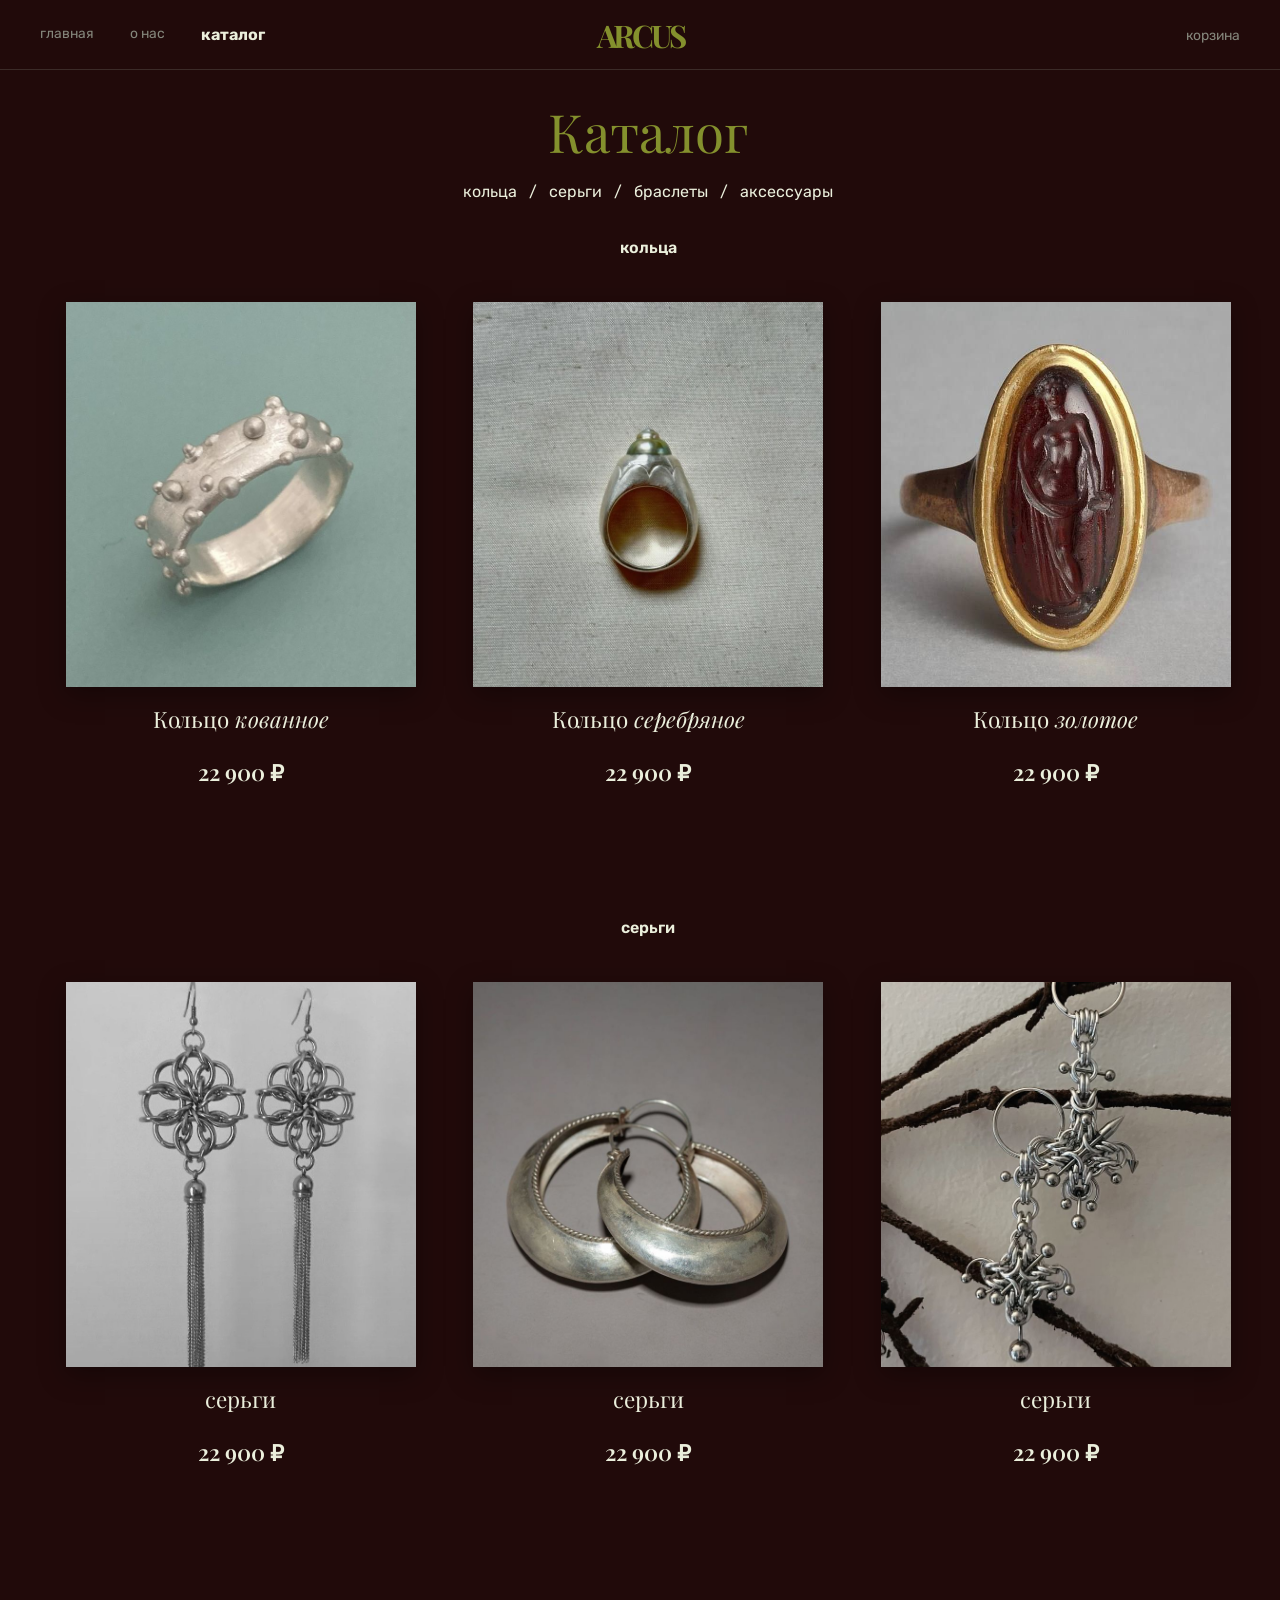
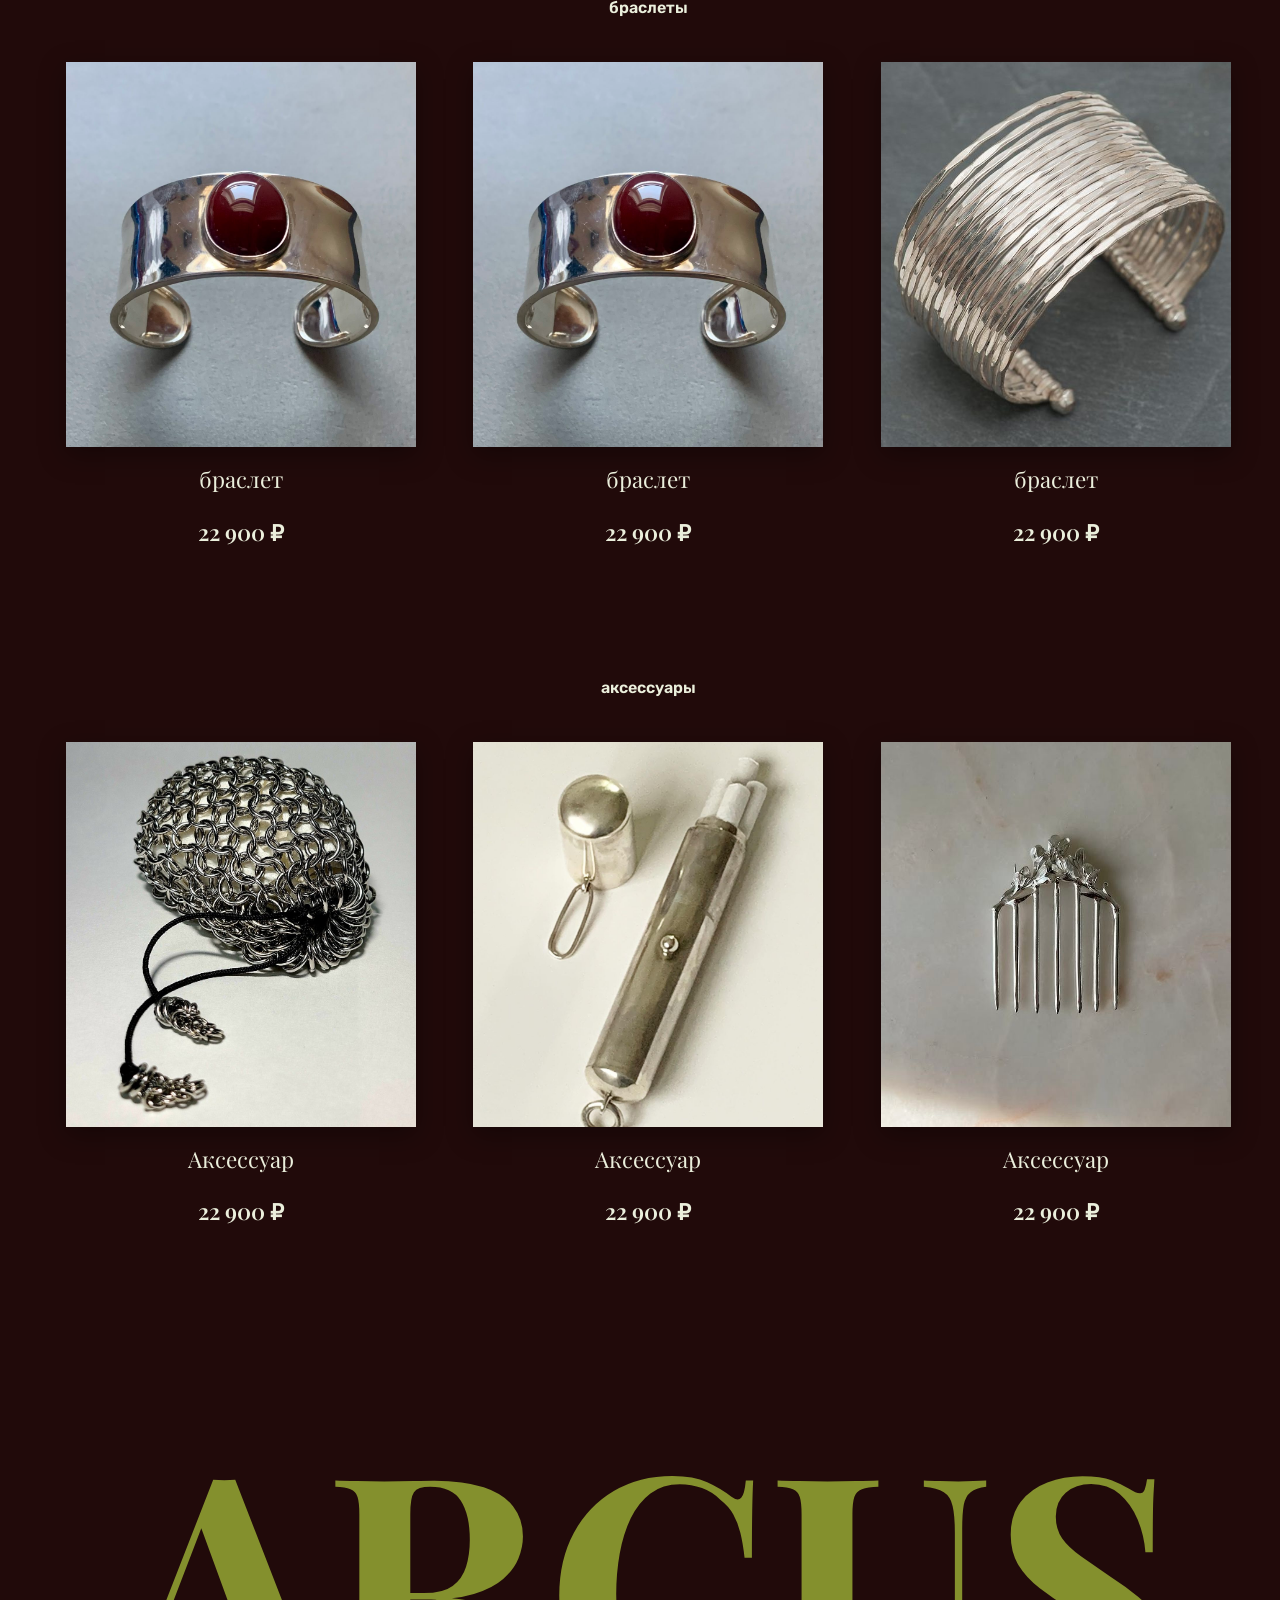
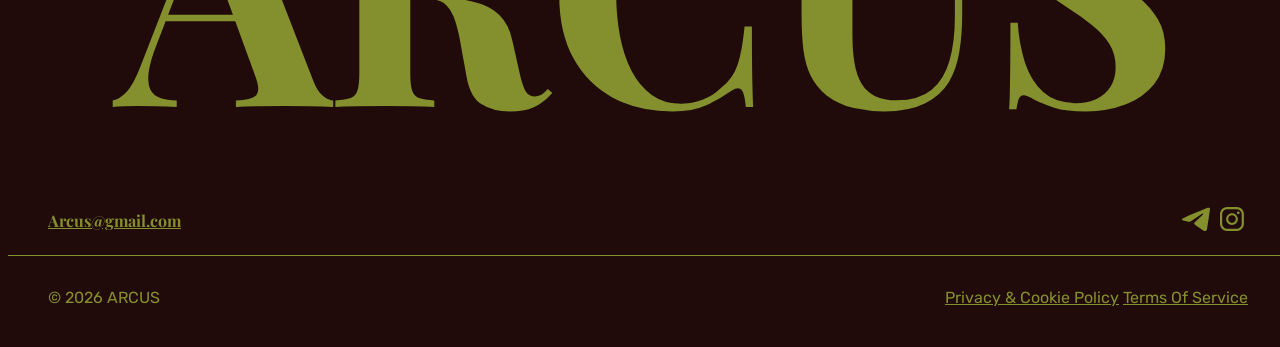
<file: Arcus/catalog.html>
<!DOCTYPE html>
<html lang="en">
<head>
    <meta charset="UTF-8">
    <meta name="viewport" content="width=device-width, initial-scale=1.0">
    <title>Каталог</title>
    <link rel="stylesheet" href="style.css">
    <link rel="icon" type="image/x-icon" href="svg/ARCUS_1.ico">
</head>
<body>



   
     <header>
       <div class="header-grid">

 
      <nav class="nav-left">
       <a href="index.html" class="nav-link ">главная</a>
        <a href="about.html" class="nav-link">о нас</a>
        <a href="catalog.html" class="nav-link active">каталог</a>
      </nav>

    
      <div class="logo">ARCUS</div>

     <nav class="nav-right">
    <a href="#" class="nav-link cart-link" id="desktop-cart-link">
        <span class="cart-text">корзина</span>
        <span class="cart-icon"><img src="svg/shopping-bag-svgrepo-com.svg" width="20"></span>
    </a>
</nav>




      <button class="burger-btn" id="burger-btn" aria-label="Открыть меню">
        <span></span>
        <span></span>
        <span></span>
      </button>

     <div class="mobile-menu" id="mobile-menu">
    <nav class="mobile-nav">
    <a href="index.html" class="nav-link ">главная</a>
    <a href="about.html" class="nav-link">о нас</a>
    <a href="catalog.html" class="nav-link active">каталог</a>
</nav>
    </div>



    </header>

  








<main>



    <h1 class="title2">Каталог</h1>


    <div class="mini-menu"><a href="#rings">кольца</a> / <a href="#earrings">серьги</a> / <a href="#bracelets">браслеты</a> / <a href="#acessroies">аксессуары</a></div>










<div id="rings">кольца</div>

<div class = "card-container">

    <a href="card.html"><div class="card">
        <div class="card-img">  <img src="img/card/ring1.jpg" alt="Кольцо"></div> 
        <h>Кольцо <i>кованное</i></h>
        <p>22 900 ₽</p>
    </div></a>

     <a href="card.html"><div class="card">
        <div class="card-img">  <img src="img/card/ring2.jpg" alt="Кольцо"></div> 
        <h>Кольцо <i>серебряное</i></h>
        <p>22 900 ₽</p>
    </div></a>

    <a href="card.html"><div class="card">
        <div class="card-img">  <img src="img/card/ring3.jpg" alt="Кольцо"></div> 
        <h>Кольцо <i>золотое</i></h>
        <p>22 900 ₽</p>
    </div></a>

</div>

















<div id="earrings">серьги</div>
<div class = "card-container">

    <a href="card.html"><div class="card">
       <div class="card-img"> <img src="img/card/earring1.jpg" alt="Серьги"></div> 
        <h>серьги</h>
        <p>22 900 ₽</p>
    </div></a>

    <a href="card.html"><div class="card">
        <div class="card-img"><img src="img/card/earrings2.jpg" alt="Серьги"></div>
        <h>серьги</h>
        <p>22 900 ₽</p>
    </div></a>


   <a href="card.html"><div class="card">
         <div class="card-img"><img src="img/card/earring3.jpg" alt="Серьги"></div>
        <h>серьги</h>
        <p>22 900 ₽</p>
    </div></a>

</div>




<div id="bracelets">браслеты</div>
<div class = "card-container">

   <a href="card.html"><div class="card">
          <div class="card-img"><img src="img/card/bracelet1.jpg" alt="браслет"></div>
        <h>браслет</h>
        <p>22 900 ₽</p>
    </div></a>

     <a href="card.html"><div class="card">
          <div class="card-img"><img src="img/card/bracelet1.jpg" alt="браслет"></div>
         <h>браслет</h>
        <p>22 900 ₽</p>
    </div></a>


    <a href="card.html"><div class="card">
          <div class="card-img"><img src="img/card/bracelet3.jpg" alt="браслет"></div>
         <h>браслет</h>
        <p>22 900 ₽</p>
    </div></a>

</div>






















<div id="acessroies">аксессуары</div>

<div class = "card-container">

   <a href="card.html"><div class="card">
         <div class="card-img"><img src="img/card/1 (2).jpg" alt="аксессуар"></div>
        <h>Аксессуар</h>
        <p>22 900 ₽</p>
    </div></a>

     <a href="card.html"><div class="card">
          <div class="card-img"><img src="img/card/2.jpg" alt=" аксессуар"></div>
        <h>Аксессуар</h>
        <p>22 900 ₽</p>
    </div></a>


   <a href="card.html"><div class="card">
         <div class="card-img"><img src="img/card/3.jpg" alt="Аксессуар"></div>
        <h>Аксессуар</h>
        <p>22 900 ₽</p>
    </div></a>

</div>


</main>



































     <footer>
  <div class="footer-container">
    <div class="footer-logo">ARCUS</div>
    
    <div class="footer-middle">
      <a href="mailto:Arcus@gmail.com">Arcus@gmail.com</a>

     <div class="social">
        <a href="#"><img src="svg/telegram-svgrepo-com.svg"> </a>
        <a href="#"><img src="svg/instagram-logo-facebook-2-svgrepo-com.svg"></a>
      </div>
    </div>
</div>


<div class ="border"></div>
<div class="footer-container">
    <div class="footer-bottom">
      <p>© 2026 ARCUS</p>
      <div class="terms">
        <a href="#">Privacy & Cookie Policy</a>
        <a href="#">Terms Of Service</a>
      </div>
    </div>
  </div>
</footer>



















<div id="overlay"></div>
<button id="close-modal" class="modal-close-btn" aria-label="Закрыть корзину">
    <svg xmlns="http://www.w3.org/2000/svg" width="28" height="28" viewBox="0 0 24 24" fill="none" stroke="currentColor" stroke-width="2.5" stroke-linecap="round" stroke-linejoin="round">
        <line x1="18" y1="6" x2="6" y2="18"></line>
        <line x1="6" y1="6" x2="18" y2="18"></line>
    </svg>
</button>
<!-- Модальное окно корзины -->
<div id="cart-modal" class="modal">
   
   
  <div class="modal-content">
    <div class="modal-header">  
        <div class="modal-drag-handle"></div>
         <h2 class="form-logo">ARCUS</h2>
    
    </div>
    
    <div class="modal-body" id="modal-body">
     
      <div class="checkout-form">

  <div class="order-header">
    <h3>Ваш заказ:</h3>
    
    <div class="order-item">
      <div class="item-image">
        <img src="img/card/ring1.jpg" alt="Кольцо">
      </div>
      <div class="item-info">
        <div class="item-name">Кольцо золотое<br><span class="item-desc">Размер 18.5</span></div>
        <div class="item-quantity">1 × 22 900 ₽</div>
      </div>
    </div>

    <div class="order-total">
      Сумма: <strong>22 900 ₽</strong>
    </div>
  </div>

  <div class="delivery-section">
    <h3>Доставка</h3>

    <div class="form-grid">

      <!-- Город -->
      <div class="form-group full-width">
        <label for="city">Город</label>
        <div class="input-with-icon">
          <input type="text" id="city" placeholder="Введите город" required>
          <span class="search-icon">
            <svg xmlns="http://www.w3.org/2000/svg" width="20" height="20" viewBox="0 0 24 24" fill="none" stroke="currentColor" stroke-width="2" stroke-linecap="round" stroke-linejoin="round">
              <circle cx="11" cy="11" r="8"></circle>
              <line x1="21" y1="21" x2="16.65" y2="16.65"></line>
            </svg>
          </span>
        </div>
      </div>

      <!-- Способы доставки -->
      <div class="form-group full-width delivery-options">
    <label>Способ доставки</label>
    <div class="radio-group">
        <label class="radio-label">
            <input type="radio" name="delivery" value="cdek">
            <span>Курьерская доставка СДЭК от 6 дней, от 690 ₽</span>
        </label>
        <label class="radio-label">
            <input type="radio" name="delivery" value="pickup">
            <span>Самовывоз из мастерской от 0 дней</span>
        </label>
    </div>
</div>

      <!-- Адрес -->
      <div class="form-group full-width">
        <label for="street">Улица</label>
        <div class="input-with-icon">
          <input type="text" id="street" placeholder="Улица" required>
          <span class="search-icon">
            <svg xmlns="http://www.w3.org/2000/svg" width="20" height="20" viewBox="0 0 24 24" fill="none" stroke="currentColor" stroke-width="2" stroke-linecap="round" stroke-linejoin="round">
              <circle cx="11" cy="11" r="8"></circle>
              <line x1="21" y1="21" x2="16.65" y2="16.65"></line>
            </svg>
          </span>
        </div>
      </div>


    <div class="form-group full-width">
        <label for="house">Дом</label>
        <input type="text" id="house" placeholder="Дом" required>
    </div>

    <div class="form-group full-width">
        <label for="apartment">Квартира/офис</label>
        <input type="text" id="apartment" placeholder="Кв./офис">
    </div>


      <!-- Данные получателя -->
      <div class="form-group full-width">
        <label for="full-name">Введите ФИО</label>
        <input type="text" id="full-name" placeholder="Фамилия Имя Отчество" required>
      </div>

      <div class="form-group full-width">
        <label for="email">E-mail</label>
        <input type="email" id="email" placeholder="your@email.com" required>
      </div>

      <div class="form-group full-width">
        <label for="phone">Контактный телефон</label>
        <input type="tel" id="phone" placeholder="+7 (___) ___-__-__" required>
      </div>

      <!-- Согласие -->
      <div class="form-group full-width consent">
        <label class="checkbox-label">
          <input type="checkbox" required>
          <span>Я принимаю и согласен с условиями и политикой конфиденциальности</span>
        </label>
      </div>

      <!-- Промокод -->
      <div class="form-group full-width">
        <label for="promo">Промокод</label>
        <input type="text" id="promo" placeholder="Введите промокод">
      </div>

    </div>
  </div>

  <div class="form-footer">
    <div class="final-total">
      Итоговая сумма: <strong>22 900 ₽</strong>
    </div>
    <button type="submit" class="submit-button">
      Оформить заказ
    </button>
  </div>

</div>
    </div>
  </div>
</div>

<script>
// Элементы
const cartLink = document.querySelector('.nav-right .nav-link');
const modal = document.getElementById('cart-modal');
const overlay = document.getElementById('overlay');
const closeBtn = document.getElementById('close-modal');  

let scrollY = 0;

// Открытие модального окна
function openCartModal() {
  scrollY = window.scrollY;

  document.body.style.position = 'fixed';
  document.body.style.top = `-${scrollY}px`;
  document.body.style.width = '100%';

  modal.classList.add('show');
  overlay.classList.add('show');
  closeBtn.classList.add('show');      
}

// Закрытие модального окна
function closeCartModal() {
  modal.classList.remove('show');
  overlay.classList.remove('show');
  closeBtn.classList.remove('show');

  document.body.style.position = '';
  document.body.style.top = '';
  document.body.style.width = '';

  window.scrollTo(0, scrollY);
}

// События
cartLink.addEventListener('click', function(e) {
  e.preventDefault();
  openCartModal();
});

closeBtn.addEventListener('click', closeCartModal);
overlay.addEventListener('click', closeCartModal);

// Закрытие по Esc
document.addEventListener('keydown', function(e) {
  if (e.key === "Escape" && modal.classList.contains('show')) {
    closeCartModal();
  }
});

// Burger menu
const burgerBtn = document.getElementById('burger-btn');
const mobileMenu = document.getElementById('mobile-menu');

burgerBtn.addEventListener('click', function() {
  burgerBtn.classList.toggle('open');
  mobileMenu.classList.toggle('open');
  document.body.style.overflow = mobileMenu.classList.contains('open') ? 'hidden' : '';
});

mobileMenu.querySelectorAll('a:not([data-cart])').forEach(function(link) {
  link.addEventListener('click', function() {
    burgerBtn.classList.remove('open');
    mobileMenu.classList.remove('open');
    document.body.style.overflow = '';
  });
});

const mobileCartLink = document.querySelector('#mobile-menu [data-cart]');
if (mobileCartLink) {
  mobileCartLink.addEventListener('click', function(e) {
    e.preventDefault();
    burgerBtn.classList.remove('open');
    mobileMenu.classList.remove('open');
    document.body.style.overflow = '';
    openCartModal();
  });
}
</script>
</body>
</html>
</file>
<file: style.css>
/* шрифты*/


@font-face {
  font-family: "Playfair Display";
  src: url("Fonts/PlayfairDisplay-Regular.ttf") format("truetype");
  font-weight: 400;
  font-style: normal;
  font-display: swap;
}

@font-face {
  font-family: "Playfair Display";
  src: url("Fonts/PlayfairDisplay-Italic.ttf") format("truetype");
  font-weight: 400;
  font-style: italic;
  font-display: swap;
}

@font-face {
  font-family: "Playfair Display";
  src: url("Fonts/PlayfairDisplay-Bold.ttf") format("truetype");
  font-weight: 700;
  font-style: normal;
  font-display: swap;
}

@font-face {
  font-family: "Playfair Display";
  src: url("/Fonts/PlayfairDisplay-BoldItalic.ttf") format("truetype");
  font-weight: 700;
  font-style: italic;
  font-display: swap;
}
@font-face {
  font-family: "Playfair Display";
  src: url("Fonts/PlayfairDisplay-SemiBold.ttf") format("truetype");
  font-weight: 600;
  font-style: normal;
  font-display: swap;
}

/* rubik*/
@font-face {
    font-family:"Rubik" ;
    src: url(Fonts/Rubik-Regular.ttf)format("truetype");
    font-weight: 400;
  font-style: normal;
  font-display: swap;
}

@font-face {
    font-family: "Rubik";
    src: url(Fonts/Rubik-SemiBold.ttf);
    font-weight: 600;
  font-style: normal;
}

@font-face {
    font-family: "Rubik";
    src: url(Fonts/Rubik-Bold.ttf) format("truetype");
    font-weight: 700;
    font-style: normal;
}




/* /////////////////////////////////////// */

html, body {
  background-color: #210A0A;
  min-height: 100vh;
  width: 100%;
  overflow-x: hidden;          
}

main {
  margin-top: 4.5rem; 
 
}
html {
    scroll-behavior: smooth;
}

/* /////////////////////////////////////// */


/*header */

header {
  position: fixed;
  top: 0;
  left: 0;
  width: 100%;
  z-index: 1000;
  background-color: #210A0A;
  padding: 0.85rem 0;
  border-bottom: 1px solid #85877c44;
}




.header-grid {
  max-width: 1400px;
  margin: 0 auto;
  padding: 0 2.5rem;
  display: grid;
  grid-template-columns: 1fr auto 1fr;    
  align-items: center;
  gap: 2rem;
  width: 100%;
  box-sizing: border-box;
}


.nav-left {
  display: flex;
  gap: 2.25rem;
  justify-content: flex-start;
  min-width: 0;
}

.logo {
  font-size: 1.95rem;
  font-family: "Playfair Display";
  font-weight: 700;
  letter-spacing: -0.2rem;
  color: #84902D;
  justify-self: center;          
  white-space: nowrap;
   text-decoration: none;
}

.logo a {
  color: #84902D;
  text-decoration: none;
}


.nav-right {
  display: flex;
  justify-content: flex-end;
  min-width: 0;
}

.nav-link {
  font-family: "Rubik";
  font-weight: 400;
  font-size: 0.87em;
  color: #85877C;
  text-decoration: none;
  white-space: nowrap;
  transition: all 0.3s;
}

.nav-link:hover,
.active {
  color: #EBEFDC;
 
}
.nav-link:hover { transform: scale(1.07);}
.active {
  font-weight: 700;
  font-size: 1rem;

}



.cart-icon {
    display: none;
}


/*header-end */

/* /////////////////////////////////////// */




/*footer*/


.footer-container {
 
  display: flex;
  flex-direction: column;
  align-items: space-between;
  gap: 1rem;  
    padding: 1rem 2.5rem;
    
}


.footer-logo {
  font-family: "Playfair Display", serif;
  font-size: 20rem;       
  font-weight: 700;
  color:#84902D;
  text-align: center;
  width:100%;
 
}


.footer-middle {
  display: flex;
  justify-content: space-between;
  align-items: center;
  width: 100%;
}

.footer-middle a {font-family:"Playfair Display";
font-weight: 700;
color: #84902D;}
.social a{ text-decoration: none;}
.social a img{width: 2rem; height: 2rem; fill: #84902D;}


.border {border-top: 0.1rem solid #84902D; width: 100%;}


.footer-bottom {
display: flex;
justify-content: space-between;
align-items: center;
width: 100%;
font-family: "Rubik";
font-weight: 400;
font-style: normal;
font-size: 1rem;
color: #84902D;

}

.terms a {
  
  color: #84902D;
}

/*footer-end*/

/* /////////////////////////////////////// */




/*index.html*/
.title{
  font-family: "Playfair Display";
  font-weight: 400;
  font-style: italic;
  font-size: 4.3rem;
  color: #84902D;
  text-align: center;
  margin-top: 1rem;
  margin-bottom: 3rem;
}
.container {
  display: flex;
  justify-content: center; 
  padding: 2rem 2.5rem 6rem;
  gap: 2.5rem;
  flex-wrap: wrap;

}
  
.banner{
border-radius: 12px;
width: 15rem;
height: 20rem; 
background-color: #84902D; 
margin-bottom: 0.5rem;
 transition: all 0.3s;

}

.banner img { width: 100%;
  height: 100%;
  object-fit: cover;             
  object-position: center center; 
border-radius: 12px;}



.banner:hover{
  transform: translateY(-3px);
  filter: brightness(130%); 
}



.container a{
  text-decoration: none;
  color: #EBEFDC;
  font-family: "Playfair Display";
  font-weight: 400;
  font-style: normal;
  font-size: 2rem;
  text-align: center;
   transition: all 0.4s;
}
.container a:hover{
  color: #85877C;
}

/*index.html -end*/



















/* /////////////////////////////////////// */


/* каталог */


.mini-menu {
  font-family: "Rubik";
  font-weight: 400;
  color: #EBEFDC;
  text-align: center;
  margin-bottom: 1.5rem;

}
.mini-menu a {
  color: #EBEFDC;
  text-decoration: none;
  margin: 0 0.5rem;
  transition: color 0.3s;
}

.mini-menu a:hover {
  color: #84902D;
  font-weight: 600;
}

#rings, #earrings, #bracelets, #acessroies {
  padding: 1%;
  height: auto;
  font-family: "Rubik";
    font-weight: 600;
   
    color: #EBEFDC;
    text-align: center;
}

.title2{
  font-family: "Playfair Display";
  font-weight: 400;

  font-size: 3.3rem;
  color: #84902D;
text-align: center;
 padding-top: 1rem;
  margin-bottom: 1rem;
}

.card-container {
  display: flex;
  justify-content: space-evenly; 
  padding: 2rem 2.5rem 6rem;
  gap: 2.5rem;
  flex-wrap: wrap;
  text-decoration: none;

}

.card-container a {

text-decoration: none;
}





.card {
  width: 100%;
  max-width: 350px;                  
  height: auto;                      
  display: flex;
  flex-direction: column;
  align-items: center;
  font-family: "Playfair Display";
  font-size: 1.4rem;
  color: #EBEFDC;
  transition: all 0.4s ease;
  position: relative;
  flex-shrink: 0;                   
}

.card-img {
  width: 100%;
  aspect-ratio: 1 / 1.1;
  margin-bottom: 1.1rem;
  overflow: hidden;
  box-shadow: 0 8px 25px rgba(0, 0, 0, 0.35);
}

.card-img img {
  width: 100%;
  height: 100%;
  object-fit: cover;
  object-position: center;
  transition: transform 0.55s ease;
}

.card:hover .card-img img {
  transform: scale(1.07);
}

.card p {
  font-weight: 600;
}



#rings,
#earrings,
#bracelets,
#acessroies {
    scroll-margin-top: 80px;     
    scroll-padding-top: 80px;    
}




/* ///////////////about//////////////////////// */

.about-title h1{
font-family: "Playfair Display";
font-style: normal;
font-weight: 400;
font-size: 5.5rem;
text-align: center;
color: #84902D;
margin-top: -4rem;
}
.about-title h2{
font-family: "Playfair Display";
font-style: italic;
font-weight: 400;
font-size: 2.4rem;
text-align: center;
color: #84902D;

}

.about-title {padding-top: 2.4rem;
margin: 1rem;}

.about-text{
font-family: "Playfair Display";
font-weight: 600;
font-style: normal;
font-size: 1.5rem;

color: #EBEFDC;
text-align: center;
}
.about-text-2{
font-family: "Playfair Display";
font-weight: 400;
font-style: normal;
font-size: 3rem;

color: #EBEFDC;
text-align: center;
}

.narrow {
  text-align: center;
color: #EBEFDC;
    max-width: 65%;                          
    display: flex;
    align-items: center;
    justify-content: center;
}
.text-small-container {
 
    width: 100%;
  
    display: flex;
    justify-content: center;
    align-items: center;
    margin-top: 2rem;
    margin-bottom: 2rem;
}

.text-small {
  text-align: justify;
color: #85877C;

    max-width: 65%;                          
    display: flex;
    align-items: center;
    justify-content: center;
    
    
}

.text-small p {
  text-align: justify;
 font-family: "Rubik";
font-weight: 400;
}

.about {
  width: 100%;
        
}

.about img {
  width: 100%;                 
  height: auto;                
  margin-bottom: 1rem;            
  object-fit: contain;           
 
}

.img-about-container {
    display: flex;
    justify-content: center;
    gap: 2.5rem;                    
    padding: 2rem 2.5rem;           
    max-width: 1200px;
    margin: 0 auto;
    flex-wrap: nowrap;     
    margin-top: 2rem;   
    margin-bottom: 2rem;      
}

.about-img {
    flex: 1;                      
    max-width: 460px;             
                   
    overflow: hidden;
    aspect-ratio: 1 / 1.5;         
}

.about-img img {
    width: 100%;
    height: 100%;
    object-fit: cover;             
    object-position: center;
   
}



/* Для изображений в about (вариант F) */
.about-img img {
    transition: transform 1.1s cubic-bezier(0.25, 0.1, 0.25, 1);
    will-change: transform;
}

.about-img:hover img {
    transform: scale(1.07);
}












/* /////////////////////////////////////// */



/*карточка  */

.product-page {
    padding: 4rem 0 4rem;
    background-color: #210A0A;
}

.product-wrapper {
    padding: 0 2.5rem;
}

.breadcrumb {
 
    display: flex;
    align-items: center;
    flex-wrap: nowrap;
    gap: 0.35rem;

  
    font-family: "Rubik";
    font-weight: 400;
    font-size: 0.95rem;
    color: #85877C;
    margin-bottom: 2.2rem;
}

.breadcrumb a {
    color: #85877C;
    text-decoration: none;
}

.breadcrumb a:hover {
    color: #EBEFDC;
}


.product-content {
    display: grid;
    grid-template-columns: 1fr 1fr;
    gap: 5rem;
    align-items: start;
}


.product-image {
    max-width: 420px;
    margin-top: 1rem;
}

.product-image img {
    width: 100%;
    aspect-ratio: 1 / 1.2;           
    object-fit: cover;
    object-position: center center;
    
}


.product-info {
    padding-top: 0.5rem;
}

.product-title {
    font-family: "Playfair Display";
    font-size: 2.65rem;
    font-weight: 400;
    color: #EBEFDC;
    margin: 0 0 0.4rem;
    line-height: 1.1;
}

.product-article {
    color: #85877C;
    font-family: "Rubik";
    font-weight: 400;
    margin-bottom: 1.8rem;
}

.product-price {
    font-size: 2.15rem;
    font-weight: 600;
    color: #EBEFDC;;
    margin-bottom: 2.2rem;
}

.product-size label {
    
    font-family: "Rubik";
    color: #EBEFDC;
    margin-bottom: 0.7rem;
    font-size: 1.05rem;
}

.size-select {
    width: 100%;
    max-width: 180px;
    padding: 14px 18px;
    background-color: #210A0A;
    border: 1px solid #85877C;
    color: #EBEFDC;
    font-size: 1.1rem;
    border-radius: 8px;
}

.add-to-cart-btn {
    width: 100%;
    max-width: 360px;
    padding: 18px 0;
    background-color: #84902D;
    color: #210A0A;
    font-family: "Rubik" ;
    font-weight: 600;
    font-size: 1.22rem;
    border-radius: 8px;
    transition: all 0.3s ease;
    margin-top: 2rem;
    margin-bottom: 1rem;
}

.add-to-cart-btn:hover {
    background-color: #EBEFDC;
    transform: translateY(-3px);
}

.product-description {
    font-family: "Rubik";
    line-height: 1.75;
    color: #E5E8D4;
}

















/* ====================== MODAL WINDOW ====================== */


#overlay {
  position: fixed;
  top: 0;
  left: 0;
  width: 100%;
  height: 100%;

  z-index: 9998;
  display: none;
  opacity: 0;
  transition: opacity 0.3s ease;


background: #ebefdc36;
box-shadow: 0 4px 30px rgba(0, 0, 0, 0.1);
backdrop-filter: blur(5px);
-webkit-backdrop-filter: blur(5px);
border: 1px solid rgba(255, 255, 255, 0.3);
}

#overlay.show {
  display: block;
  opacity: 1;
}
.modal {
  position: fixed;
  top: 50%;
  left: 50%;
  transform: translate(-50%, -50%) scale(0.95);
  width: 90%;
  max-width: 500px;                   
  max-height: 92vh;                   
  background-color: #210A0A;
 
  z-index: 9999;
  display: none;
  overflow: hidden;         
  border-radius: 16px;     
   overflow-y: auto;                    
  overscroll-behavior: contain;        
  flex: 1;                      
  scrollbar-width: none;
    
}

.modal.show {
  display: block;
  transform: translate(-50%, -50%) scale(1);
}

.modal-content {
  display: flex;
  flex-direction: column;
  height: 100%;                        
  max-height: 92vh;
}

.modal-header {
  padding: 0.5rem 1rem;
  margin-top: 1rem;
 
}

.modal-body {
  padding-right:  2rem;
   padding-left:  2rem;
   margin-top: -1rem;
 
}


.order-header h3,
.delivery-section h3 {
  font-size: 1rem;
 
}







/* ====================== CHECKOUT FORM TEMPLATE ====================== */

.checkout-form {
  background-color: #210A0A;
  color: #EBEFDC;
  font-family: "Rubik",;
  margin: 1rem;

}

.form-logo {
  font-family: "Playfair Display", serif;
  font-size: 2.2rem;
  font-weight: 700;
  color: #84902D;
  text-align: center;
  margin-top: 0.5rem;
  margin-bottom: 0.5rem;
  letter-spacing: -0.1rem;
}

.order-header h3,
.delivery-section h3 {
  font-family: "Playfair Display", serif;
  font-size: 1.65rem;
  color: #EBEFDC;
  margin-bottom: 1rem;
}


.order-item {
  display: flex;
  gap: 1rem;
  margin-bottom: 1.5rem;
  padding-bottom: 1.5rem;
  border-bottom: 1px solid rgba(132, 144, 45, 0.25);
}

.item-image img {
  width: 70px;
  height: 70px;
  object-fit: cover;
  border-radius: 8px;
  border: 1px solid #84902D;
}

.item-info {
  flex: 1;
}

.item-name {
  font-size: 1.1rem;
  line-height: 1.3;
}

.item-desc {
  font-size: 0.9rem;
  color: #85877C;
}

.item-quantity {
  margin-top: 0.4rem;
  color: #84902D;
  font-weight: 600;
}

.order-total {
  text-align: right;
  font-size: 1.25rem;
  color: #EBEFDC;
}


.form-grid {
  display: grid;
  grid-template-columns: 1fr 1fr;
  gap: 1.2rem 1.5rem;
  margin: 0.5rem ;
  margin-right: 1.5rem;
}




.full-width {
  grid-column: 1 / -1;
}

.form-group label {
  display: block;
  font-family: "Rubik";
    font-weight: 400;
    font-style: normal;
  color: #EBEFDC;;
  margin-bottom: 0.5rem;
  font-size: 0.95rem;
}

.form-group input {
  width: 100%;
  padding-right: 0%;
  padding-left: 16px;
  padding-top: 14px;
  padding-bottom: 14px;
  background-color: #210A0A;
  border: 1px solid  #85877C;
  color: #EBEFDC;
  font-size: 1.05rem;
  
}

.input-with-icon {
  position: relative;
}




.search-icon {
  position: absolute;
  right: 0.1rem;
  top: 50%;
  transform: translateY(-50%);
  color: #85877C;
  pointer-events: none;
}

.radio-group {
    display: flex;
    flex-direction: column;
    gap: 12px;                   
}

.radio-label {
    display: flex;
    align-items: flex-start;      
    gap: 10px;                   
    cursor: pointer;
    font-size: 1.0rem;
    line-height: 1.45;
    color: #EBEFDC;
}


.radio-label input[type="radio"] {
    margin-top: 3px;              
    accent-color: #210A0A;      
    width: 18px;
    height: 18px;
    flex-shrink: 0;               
}


.radio-label span {
    flex: 1;
}

/* Чекбокс */
.consent label {
  display: flex;
  align-items: center;
  gap: 0.8rem;
  cursor: pointer;
  font-size: 0.95rem;
}

.consent label input[type="checkbox"] {
  flex-shrink: 0;
  width: 18px;
  height: 18px;
  margin: 0;
}

.consent label span {
  flex: 1;
  display: block;
  line-height: 1.35;
}


/* Кнопка */
.form-footer {
  margin-top: 2.5rem;
  text-align: center;
}

.final-total {
  font-size: 1.35rem;
  margin-bottom: 1.2rem;
  color: #EBEFDC;
}

.submit-button {
  width: 100%;
  padding: 18px;
  background-color: #84902D;
  color: #210A0A;
  font-family: "Rubik", sans-serif;
  font-weight: 700;
  font-size: 1.2rem;
  border: none;
  border-radius: 8px;
  cursor: pointer;
  transition: all 0.3s;
  margin-bottom: 1rem;
}

.submit-button:hover {
  background-color: #EBEFDC;
  transform: translateY(-3px);
}



.modal-close-btn {
    position: fixed;
    top: 28px;
    right: 32px;
    z-index: 10000;
    background: transparent;
    border: none;
    color: #84902D;
    width: 56px;
    height: 56px;
    display: none;
    align-items: center;
    justify-content: center;
    cursor: pointer;
    transition: all 0.4s ease;
    border-radius: 0;
     stroke-width: 1.5;
}

.modal-close-btn.show {
    display: flex;
}

.modal-close-btn svg {
    width: 62px;
    height: 62px;
    stroke-width: 1.5;
    transition: all 0.4s ease;
}

.modal-close-btn:hover {

    transform: rotate(90deg) scale(1.08);
}

.modal-close-btn:hover svg {
    stroke: #EBEFDC;
    stroke-width: 2;
}

@media (max-width: 768px) {
    .modal-close-btn {
        top: 20px;
        right: 20px;
        width: 62px;
        height: 62px;
        border-radius: 0;
    }
    
    .modal-close-btn svg {
        width: 62px;
        height: 62px;
    }
}


@media (max-width: 768px) {
    .modal-close-btn {
        top: 18px;
        right: 20px;
        width: 52px;
        height: 52px;
        border-radius: 0;
    }
    
    .modal-close-btn svg {
        width: 52px;
        height: 52px;
    }
}









/* ====================== VALUES SECTION (большие зелёные блоки) ====================== */

.values-section {
    background-color: #210A0A;
    padding: 2.8rem 2.5rem 2.6rem;
    text-align: center;
}

.values-container {
    max-width: 1250px;
    margin: 0 auto;
    display: flex;
    flex-wrap: wrap;
    justify-content: center;
    gap: 2.2rem;
    padding: 0 15px;
}

.value-card {
    background-color: #2a1515;
    border: 1px solid #84902D55;           /* более заметная зелёная граница */
    border-radius: 16px;
    padding: 1.9rem 1.7rem 1.5rem;
    transition: none;
    width: 100%;
    max-width: 300px;
    flex: 0 1 360px;
}

.value-badge {
    display: inline-block;
    font-family: "Rubik", sans-serif;
    font-size: 0.85rem;
    font-weight: 600;
    letter-spacing: 1.8px;
    color: #84902D;
    border: 1px solid #84902D;
    padding: 5px 20px;
    border-radius: 30px;
    margin-bottom: 1rem;
    text-transform: uppercase;
    background-color: rgba(132, 144, 45, 0.08);   /* лёгкий зелёный фон */
}

.value-title {
    font-family: "Playfair Display", serif;
    font-size: 1.72rem;
    font-weight: 400;
    color: #EBEFDC;
    margin: 0 0 0.9rem 0;
    line-height: 1.15;
}

.value-text {
    font-family: "Rubik", sans-serif;
    font-size: 1.04rem;
    line-height: 1.6;
    color: #E5E8D4;
    margin: 0;
}

/* ====================== MOBILE ====================== */

@media (max-width: 768px) {
    .values-section {
        padding: 2.3rem 1.4rem 2.5rem;
    }
    
    .values-container {
        gap: 2.3rem;
    }
    
    .value-card {
        max-width: 340px;
        padding: 1.7rem 1.5rem 1.4rem;
    }
    
    .value-title {
        font-size: 1.62rem;
    }
    
    .value-text {
        font-size: 1.01rem;
    }
}











/* ====================== BURGER MENU ====================== */

.burger-btn {
  display: none;
  flex-direction: column;
  justify-content: center;
  gap: 5px;
  width: 32px;
  height: 32px;
  background: transparent;
  border: none;
  cursor: pointer;
  padding: 0;
  position: absolute;
  left: 1.2rem;
  top: 50%;
  transform: translateY(-50%);
  z-index: 1001;
}

.burger-btn span {
  display: block;
  width: 100%;
  height: 2px;
  background-color: #EBEFDC;
  border-radius: 2px;
  transition: all 0.3s ease;
  transform-origin: center;
}

.burger-btn.open span:nth-child(1) {
  transform: translateY(7px) rotate(45deg);
}

.burger-btn.open span:nth-child(2) {
  opacity: 0;
  transform: scaleX(0);
}

.burger-btn.open span:nth-child(3) {
  transform: translateY(-7px) rotate(-45deg);
}

.mobile-menu {
  display: none;
  position: fixed;
  top: 0;
  left: 0;
  width: 100%;
  height: 100%;
  background-color: #210A0A;
  z-index: 999;
  flex-direction: column;
  align-items: center;
  justify-content: center;
}

.mobile-nav {
  display: flex;
  flex-direction: column;
  align-items: center;
  gap: 2.5rem;
}

.mobile-nav .nav-link {
  font-size: 1.8rem;
  font-family: "Playfair Display";
  font-weight: 400;
  color: #85877C;
  text-decoration: none;
  transition: color 0.3s;
}

.mobile-nav .nav-link:hover,
.mobile-nav .nav-link.active {
  color: #EBEFDC;
  font-weight: 700;
}


/* ====================== MEDIA QUERIES ====================== */

@media (max-width: 768px) {

  /* --- Header --- */
  .header-grid {
    display: flex;
    justify-content: center;
    position: relative;
    padding: 0 1.2rem;
  }

  .nav-left {
    display: none;
  }

  .burger-btn {
    display: flex;
  }

  /* --- Mobile menu --- */
  .mobile-menu {
    display: flex;
    transform: translateX(-100%);
    transition: transform 0.35s ease;
  }

  .mobile-menu.open {
    transform: translateX(0);
  }

  /* --- Index page --- */
  .title {
    font-size: 2.2rem;
    margin-bottom: 1.5rem;
    padding: 0 1rem;
  }

  .container {
    gap: 1.2rem;
    padding: 1rem 1rem 3rem;
  }

  .banner {
    width: 10rem;
    height: 14rem;
  }

  /* --- About page --- */
  .about-title h1 {
    font-size: 3rem;
    margin-top: -2.5rem;
  }

  .about-title h2 {
    font-size: 1.5rem;
  }

  .about-text {
    font-size: 1.1rem;
    padding: 0 1rem;
  }

  /* --- Catalog page --- */
  .title2 {
    font-size: 2.2rem;
  }

 .card-container {
    gap: 1.5rem;
    padding: 1rem 1.2rem 3rem;
    justify-content: center;
  }
  
  .card {
    max-width: 43vw;          
    min-width: 160px;
    width: 100%;
  }

  /* --- Product card page --- */
  .product-content {
    grid-template-columns: 1fr;
    gap: 1.5rem;
  }

  
    .product-image img {
        aspect-ratio: 1 / 0.82;      
    }
  .product-title {
    font-size: 1.9rem;
  }

  .product-price {
    font-size: 1.6rem;
  }

  .add-to-cart-btn {
    max-width: 100%;
  }

  .product-wrapper {
    padding: 0 1rem;
  }

  .product-page {
    padding: 2.5rem 0 4rem;
  }

  /* --- Footer --- */
  .footer-logo {
    font-size: 4.5rem;
    line-height: 1;
  }

  .footer-container {
    padding: 0.8rem 1.2rem;
    align-items: center;
  }

  .footer-middle {
    flex-direction: column;
    gap: 0.8rem;
    align-items: center;
  }

  .footer-bottom {
    flex-direction: column;
    gap: 0.5rem;
    align-items: center;
    font-size: 0.8rem;
  }

  .terms {
    display: flex;
    flex-direction: column;
    gap: 0.3rem;
    align-items: center;
  }

  /* --- Modal / Form --- */
  .modal {
    width: 100%;
    max-width: 100%;
    max-height: 100dvh;
    top: 0;
    left: 0;
    transform: none;
    border-radius: 0;
  }


.cart-link {
    display: flex;
    align-items: center;
    gap: 8px;
    position: relative;
}

.cart-text {
    font-family: "Rubik";
    font-weight: 400;
    font-size: 0.87em;
    color: #85877C;
    white-space: nowrap;
    transition: all 0.3s;
}


}



@media (max-width: 768px) {

    .cart-text {
        display: none;             
    }
.nav-right .cart-link {
        position: absolute;
        right: 12px;          
        top: 50%;
        transform: translateY(-50%);
        padding: 10px 12px;   
        z-index: 10;
    }
    .cart-icon {
        display: inline-block;       
        margin-right: 0,5rem;
    }

  
    .nav-right .cart-link {
        padding: 4px 8px;
        margin-right: -8px;
    }

   
    .mobile-nav .cart-link .cart-text {
        display: none;
    }

    .mobile-nav .cart-link .cart-icon {
        display: inline-block;
        font-size: 2.2rem;
    }
  }
    /* Мобильная корзина - нижний лист */
    


   /* ====================== MOBILE CART (BOTTOM SHEET) ====================== */

@media (max-width: 768px) {
    .modal {
        position: fixed;
        bottom: 0;
        left: 50%;
        transform: translateX(-50%) translateY(100%);
        width: calc(100% - 16px) !important;
        max-width: 480px;
        height: 94vh !important;           /* ← почти на всю высоту */
        max-height: 94vh !important;
        border-radius: 28px ;
        background-color: #210A0A;
      
        overflow: hidden;
        z-index: 9999;
        margin-top: 2rem;
      
    }

    .modal.show {
        transform: translateX(-50%) translateY(0) !important;
    }

    .modal-content {
        height: 100%;
        border-radius: 28px 28px 0 0;
        overflow: hidden;
    }

    /* Полностью скрываем полосу прокрутки */
    .modal-body {
        padding: 0 1.5rem 2rem;
        overflow-y: auto;
        -webkit-overflow-scrolling: touch;
        scrollbar-width: none;           /* Firefox */
        -ms-overflow-style: none;        /* IE/Edge */
    }

    .modal-body::-webkit-scrollbar {
        display: none;                   /* Chrome, Safari, Edge */
    }

   



    .modal-close-btn {
        top: 20px;
        right: 20px;
        z-index: 10001;
    }

   

    /* Адаптация формы для мобильной корзины */
    .checkout-form {
        margin: 0.5rem;
    }

    .form-logo {
        font-size: 1.8rem;
    }

    .order-header h3,
    .delivery-section h3 {
        font-size: 1.3rem;
    }

    .order-item {
        flex-direction: column;
        align-items: center;
        text-align: center;
    }

    .item-image img {
        width: 80px;
        height: 80px;
    }

    .form-grid {
        grid-template-columns: 1fr;
        gap: 1rem;
    }

    .form-group input {
      padding-right: 0%;
  padding-left: 14px;
  padding-top: 12px;
  padding-bottom: 12px;
        font-size: 1rem;
    }

    .form-footer {
        flex-direction: column;
        gap: 1rem;
        text-align: center;
    }

    .submit-button {
        width: 100%;
        padding: 14px;
    }

}






@media (max-width: 1200px) {
  .card-container {
    gap: 2rem;
    padding: 2rem 2rem 5rem;
  }
  
  .card {
    max-width: 260px;
  }
}

@media (max-width: 992px) {
  .card-container {
    gap: 1.8rem;
    padding: 1.5rem 1.8rem 4rem;
  }
  
  .card {
    max-width: 240px;
  }
}
</file>
<file: Arcus/style.css>
/* шрифты*/


@font-face {
  font-family: "Playfair Display";
  src: url("Fonts/PlayfairDisplay-Regular.ttf") format("truetype");
  font-weight: 400;
  font-style: normal;
  font-display: swap;
}

@font-face {
  font-family: "Playfair Display";
  src: url("Fonts/PlayfairDisplay-Italic.ttf") format("truetype");
  font-weight: 400;
  font-style: italic;
  font-display: swap;
}

@font-face {
  font-family: "Playfair Display";
  src: url("Fonts/PlayfairDisplay-Bold.ttf") format("truetype");
  font-weight: 700;
  font-style: normal;
  font-display: swap;
}

@font-face {
  font-family: "Playfair Display";
  src: url("/Fonts/PlayfairDisplay-BoldItalic.ttf") format("truetype");
  font-weight: 700;
  font-style: italic;
  font-display: swap;
}
@font-face {
  font-family: "Playfair Display";
  src: url("Fonts/PlayfairDisplay-SemiBold.ttf") format("truetype");
  font-weight: 600;
  font-style: normal;
  font-display: swap;
}

/* rubik*/
@font-face {
    font-family:"Rubik" ;
    src: url(Fonts/Rubik-Regular.ttf)format("truetype");
    font-weight: 400;
  font-style: normal;
  font-display: swap;
}

@font-face {
    font-family: "Rubik";
    src: url(Fonts/Rubik-SemiBold.ttf);
    font-weight: 600;
  font-style: normal;
}

@font-face {
    font-family: "Rubik";
    src: url(Fonts/Rubik-Bold.ttf) format("truetype");
    font-weight: 700;
    font-style: normal;
}




/* /////////////////////////////////////// */

html, body {
  background-color: #210A0A;
  min-height: 100vh;
  width: 100%;
  overflow-x: hidden;          
}

main {
  margin-top: 4.5rem; 
 
}
html {
    scroll-behavior: smooth;
}

/* /////////////////////////////////////// */


/*header */

header {
  position: fixed;
  top: 0;
  left: 0;
  width: 100%;
  z-index: 1000;
  background-color: #210A0A;
  padding: 0.85rem 0;
  border-bottom: 1px solid #85877c44;
}




.header-grid {
  max-width: 1400px;
  margin: 0 auto;
  padding: 0 2.5rem;
  display: grid;
  grid-template-columns: 1fr auto 1fr;    
  align-items: center;
  gap: 2rem;
  width: 100%;
  box-sizing: border-box;
}


.nav-left {
  display: flex;
  gap: 2.25rem;
  justify-content: flex-start;
  min-width: 0;
}

.logo {
  font-size: 1.95rem;
  font-family: "Playfair Display";
  font-weight: 700;
  letter-spacing: -0.2rem;
  color: #84902D;
  justify-self: center;          
  white-space: nowrap;
}


.nav-right {
  display: flex;
  justify-content: flex-end;
  min-width: 0;
}

.nav-link {
  font-family: "Rubik";
  font-weight: 400;
  font-size: 0.87em;
  color: #85877C;
  text-decoration: none;
  white-space: nowrap;
  transition: all 0.3s;
}

.nav-link:hover,
.active {
  color: #EBEFDC;
 
}
.nav-link:hover { transform: scale(1.07);}
.active {
  font-weight: 700;
  font-size: 1rem;

}



.cart-icon {
    display: none;
}


/*header-end */

/* /////////////////////////////////////// */




/*footer*/


.footer-container {
 
  display: flex;
  flex-direction: column;
  align-items: space-between;
  gap: 1rem;  
    padding: 1rem 2.5rem;
    
}


.footer-logo {
  font-family: "Playfair Display", serif;
  font-size: 20rem;       
  font-weight: 700;
  color:#84902D;
  text-align: center;
  width:100%;
 
}


.footer-middle {
  display: flex;
  justify-content: space-between;
  align-items: center;
  width: 100%;
}

.footer-middle a {font-family:"Playfair Display";
font-weight: 700;
color: #84902D;}
.social a{ text-decoration: none;}
.social a img{width: 2rem; height: 2rem; fill: #84902D;}


.border {border-top: 0.1rem solid #84902D; width: 100%;}


.footer-bottom {
display: flex;
justify-content: space-between;
align-items: center;
width: 100%;
font-family: "Rubik";
font-weight: 400;
font-style: normal;
font-size: 1rem;
color: #84902D;

}

.terms a {
  
  color: #84902D;
}

/*footer-end*/

/* /////////////////////////////////////// */




/*index.html*/
.title{
  font-family: "Playfair Display";
  font-weight: 400;
  font-style: italic;
  font-size: 4.3rem;
  color: #84902D;
  text-align: center;
  margin-top: 1rem;
  margin-bottom: 3rem;
}
.container {
  display: flex;
  justify-content: center; 
  padding: 2rem 2.5rem 6rem;
  gap: 2.5rem;
  flex-wrap: wrap;

}
  
.banner{
border-radius: 12px;
width: 15rem;
height: 20rem; 
background-color: #84902D; 
margin-bottom: 0.5rem;
 transition: all 0.3s;

}

.banner img { width: 100%;
  height: 100%;
  object-fit: cover;             
  object-position: center center; 
border-radius: 12px;}



.banner:hover{
  transform: translateY(-3px);
  filter: brightness(130%); 
}



.container a{
  text-decoration: none;
  color: #EBEFDC;
  font-family: "Playfair Display";
  font-weight: 400;
  font-style: normal;
  font-size: 2rem;
  text-align: center;
   transition: all 0.4s;
}
.container a:hover{
  color: #85877C;
}

/*index.html -end*/



















/* /////////////////////////////////////// */


/* каталог */


.mini-menu {
  font-family: "Rubik";
  font-weight: 400;
  color: #EBEFDC;
  text-align: center;
  margin-bottom: 1.5rem;

}
.mini-menu a {
  color: #EBEFDC;
  text-decoration: none;
  margin: 0 0.5rem;
  transition: color 0.3s;
}

.mini-menu a:hover {
  color: #84902D;
  font-weight: 600;
}

#rings, #earrings, #bracelets, #acessroies {
  padding: 1%;
  height: auto;
  font-family: "Rubik";
    font-weight: 600;
   
    color: #EBEFDC;
    text-align: center;
}

.title2{
  font-family: "Playfair Display";
  font-weight: 400;

  font-size: 3.3rem;
  color: #84902D;
text-align: center;
 padding-top: 1rem;
  margin-bottom: 1rem;
}

.card-container {
  display: flex;
  justify-content: space-evenly; 
  padding: 2rem 2.5rem 6rem;
  gap: 2.5rem;
  flex-wrap: wrap;
  text-decoration: none;

}

.card-container a {

text-decoration: none;
}





.card {
  width: 100%;
  max-width: 350px;                  
  height: auto;                      
  display: flex;
  flex-direction: column;
  align-items: center;
  font-family: "Playfair Display";
  font-size: 1.4rem;
  color: #EBEFDC;
  transition: all 0.4s ease;
  position: relative;
  flex-shrink: 0;                   
}

.card-img {
  width: 100%;
  aspect-ratio: 1 / 1.1;
  margin-bottom: 1.1rem;
  overflow: hidden;
  box-shadow: 0 8px 25px rgba(0, 0, 0, 0.35);
}

.card-img img {
  width: 100%;
  height: 100%;
  object-fit: cover;
  object-position: center;
  transition: transform 0.55s ease;
}

.card:hover .card-img img {
  transform: scale(1.07);
}

.card p {
  font-weight: 600;
}



#rings,
#earrings,
#bracelets,
#acessroies {
    scroll-margin-top: 80px;     
    scroll-padding-top: 80px;    
}




/* ///////////////about//////////////////////// */

.about-title h1{
font-family: "Playfair Display";
font-style: normal;
font-weight: 400;
font-size: 5.5rem;
text-align: center;
color: #84902D;
margin-top: -4rem;
}
.about-title h2{
font-family: "Playfair Display";
font-style: italic;
font-weight: 400;
font-size: 2.4rem;
text-align: center;
color: #84902D;

}

.about-title {padding-top: 2.4rem;
margin: 1rem;}

.about-text{
font-family: "Playfair Display";
font-weight: 600;
font-style: normal;
font-size: 1.5rem;

color: #EBEFDC;
text-align: center;
}
.about-text-2{
font-family: "Playfair Display";
font-weight: 400;
font-style: normal;
font-size: 3rem;

color: #EBEFDC;
text-align: center;
}

.narrow {
  text-align: center;
color: #EBEFDC;
    max-width: 65%;                          
    display: flex;
    align-items: center;
    justify-content: center;
}
.text-small-container {
 
    width: 100%;
  
    display: flex;
    justify-content: center;
    align-items: center;
    margin-top: 2rem;
    margin-bottom: 2rem;
}

.text-small {
  text-align: justify;
color: #85877C;

    max-width: 65%;                          
    display: flex;
    align-items: center;
    justify-content: center;
    
    
}

.text-small p {
  text-align: justify;
 font-family: "Rubik";
font-weight: 400;
}

.about {
  width: 100%;
        
}

.about img {
  width: 100%;                 
  height: auto;                
  margin-bottom: 1rem;            
  object-fit: contain;           
 
}

.img-about-container {
    display: flex;
    justify-content: center;
    gap: 2.5rem;                    
    padding: 2rem 2.5rem;           
    max-width: 1200px;
    margin: 0 auto;
    flex-wrap: nowrap;     
    margin-top: 2rem;   
    margin-bottom: 2rem;      
}

.about-img {
    flex: 1;                      
    max-width: 460px;             
                   
    overflow: hidden;
    aspect-ratio: 1 / 1.5;         
}

.about-img img {
    width: 100%;
    height: 100%;
    object-fit: cover;             
    object-position: center;
   
}



/* Для изображений в about (вариант F) */
.about-img img {
    transition: transform 1.1s cubic-bezier(0.25, 0.1, 0.25, 1);
    will-change: transform;
}

.about-img:hover img {
    transform: scale(1.07);
}












/* /////////////////////////////////////// */



/*карточка  */

.product-page {
    padding: 4rem 0 4rem;
    background-color: #210A0A;
}

.product-wrapper {
    padding: 0 2.5rem;
}

.breadcrumb {
 
    display: flex;
    align-items: center;
    flex-wrap: nowrap;
    gap: 0.35rem;

  
    font-family: "Rubik";
    font-weight: 400;
    font-size: 0.95rem;
    color: #85877C;
    margin-bottom: 2.2rem;
}

.breadcrumb a {
    color: #85877C;
    text-decoration: none;
}

.breadcrumb a:hover {
    color: #EBEFDC;
}


.product-content {
    display: grid;
    grid-template-columns: 1fr 1fr;
    gap: 5rem;
    align-items: start;
}


.product-image {
    max-width: 420px;
    margin-top: 1rem;
}

.product-image img {
    width: 100%;
    aspect-ratio: 1 / 1.2;           
    object-fit: cover;
    object-position: center center;
    
}


.product-info {
    padding-top: 0.5rem;
}

.product-title {
    font-family: "Playfair Display";
    font-size: 2.65rem;
    font-weight: 400;
    color: #EBEFDC;
    margin: 0 0 0.4rem;
    line-height: 1.1;
}

.product-article {
    color: #85877C;
    font-family: "Rubik";
    font-weight: 400;
    margin-bottom: 1.8rem;
}

.product-price {
    font-size: 2.15rem;
    font-weight: 600;
    color: #EBEFDC;;
    margin-bottom: 2.2rem;
}

.product-size label {
    
    font-family: "Rubik";
    color: #EBEFDC;
    margin-bottom: 0.7rem;
    font-size: 1.05rem;
}

.size-select {
    width: 100%;
    max-width: 180px;
    padding: 14px 18px;
    background-color: #210A0A;
    border: 1px solid #85877C;
    color: #EBEFDC;
    font-size: 1.1rem;
    border-radius: 8px;
}

.add-to-cart-btn {
    width: 100%;
    max-width: 360px;
    padding: 18px 0;
    background-color: #84902D;
    color: #210A0A;
    font-family: "Rubik" ;
    font-weight: 600;
    font-size: 1.22rem;
    border-radius: 8px;
    transition: all 0.3s ease;
    margin-top: 2rem;
    margin-bottom: 1rem;
}

.add-to-cart-btn:hover {
    background-color: #EBEFDC;
    transform: translateY(-3px);
}

.product-description {
    font-family: "Rubik";
    line-height: 1.75;
    color: #E5E8D4;
}

















/* ====================== MODAL WINDOW ====================== */


#overlay {
  position: fixed;
  top: 0;
  left: 0;
  width: 100%;
  height: 100%;

  z-index: 9998;
  display: none;
  opacity: 0;
  transition: opacity 0.3s ease;


background: #ebefdc36;
box-shadow: 0 4px 30px rgba(0, 0, 0, 0.1);
backdrop-filter: blur(5px);
-webkit-backdrop-filter: blur(5px);
border: 1px solid rgba(255, 255, 255, 0.3);
}

#overlay.show {
  display: block;
  opacity: 1;
}
.modal {
  position: fixed;
  top: 50%;
  left: 50%;
  transform: translate(-50%, -50%) scale(0.95);
  width: 90%;
  max-width: 500px;                   
  max-height: 92vh;                   
  background-color: #210A0A;
 
  z-index: 9999;
  display: none;
  overflow: hidden;         
  border-radius: 16px;     
   overflow-y: auto;                    
  overscroll-behavior: contain;        
  flex: 1;                      
  scrollbar-width: none;
    
}

.modal.show {
  display: block;
  transform: translate(-50%, -50%) scale(1);
}

.modal-content {
  display: flex;
  flex-direction: column;
  height: 100%;                        
  max-height: 92vh;
}

.modal-header {
  padding: 0.5rem 1rem;
  margin-top: 1rem;
 
}

.modal-body {
  padding-right:  2rem;
   padding-left:  2rem;
   margin-top: -1rem;
 
}


.order-header h3,
.delivery-section h3 {
  font-size: 1rem;
 
}







/* ====================== CHECKOUT FORM TEMPLATE ====================== */

.checkout-form {
  background-color: #210A0A;
  color: #EBEFDC;
  font-family: "Rubik",;
  margin: 1rem;

}

.form-logo {
  font-family: "Playfair Display", serif;
  font-size: 2.2rem;
  font-weight: 700;
  color: #84902D;
  text-align: center;
  margin-top: 0.5rem;
  margin-bottom: 0.5rem;
  letter-spacing: -0.1rem;
}

.order-header h3,
.delivery-section h3 {
  font-family: "Playfair Display", serif;
  font-size: 1.65rem;
  color: #EBEFDC;
  margin-bottom: 1rem;
}


.order-item {
  display: flex;
  gap: 1rem;
  margin-bottom: 1.5rem;
  padding-bottom: 1.5rem;
  border-bottom: 1px solid rgba(132, 144, 45, 0.25);
}

.item-image img {
  width: 70px;
  height: 70px;
  object-fit: cover;
  border-radius: 8px;
  border: 1px solid #84902D;
}

.item-info {
  flex: 1;
}

.item-name {
  font-size: 1.1rem;
  line-height: 1.3;
}

.item-desc {
  font-size: 0.9rem;
  color: #85877C;
}

.item-quantity {
  margin-top: 0.4rem;
  color: #84902D;
  font-weight: 600;
}

.order-total {
  text-align: right;
  font-size: 1.25rem;
  color: #EBEFDC;
}


.form-grid {
  display: grid;
  grid-template-columns: 1fr 1fr;
  gap: 1.2rem 1.5rem;
  margin: 0.5rem ;
  margin-right: 1.5rem;
}




.full-width {
  grid-column: 1 / -1;
}

.form-group label {
  display: block;
  font-family: "Rubik";
    font-weight: 400;
    font-style: normal;
  color: #EBEFDC;;
  margin-bottom: 0.5rem;
  font-size: 0.95rem;
}

.form-group input {
  width: 100%;
  padding: 14px 16px;
  background-color: #210A0A;
  border: 1px solid  #85877C;
  color: #EBEFDC;
  font-size: 1.05rem;
  
}



.input-with-icon {
  position: relative;
}



.search-icon {
  position: absolute;
  right: 1rem;
  top: 50%;
  transform: translateY(-50%);
  color: #85877C;
  pointer-events: none;
}

.radio-group {
    display: flex;
    flex-direction: column;
    gap: 12px;                   
}

.radio-label {
    display: flex;
    align-items: flex-start;      
    gap: 10px;                   
    cursor: pointer;
    font-size: 1.0rem;
    line-height: 1.45;
    color: #EBEFDC;
}


.radio-label input[type="radio"] {
    margin-top: 3px;              
    accent-color: #210A0A;      
    width: 18px;
    height: 18px;
    flex-shrink: 0;               
}


.radio-label span {
    flex: 1;
}

/* Чекбокс */
.consent label {
  display: flex;
  align-items: flex-start;
  gap: 10px;
  cursor: pointer;
  font-size: 0.95rem;
}


/* Кнопка */
.form-footer {
  margin-top: 2.5rem;
  text-align: center;
}

.final-total {
  font-size: 1.35rem;
  margin-bottom: 1.2rem;
  color: #EBEFDC;
}

.submit-button {
  width: 100%;
  padding: 18px;
  background-color: #84902D;
  color: #210A0A;
  font-family: "Rubik", sans-serif;
  font-weight: 700;
  font-size: 1.2rem;
  border: none;
  border-radius: 8px;
  cursor: pointer;
  transition: all 0.3s;
  margin-bottom: 1rem;
}

.submit-button:hover {
  background-color: #EBEFDC;
  transform: translateY(-3px);
}



.modal-close-btn {
    position: fixed;
    top: 28px;
    right: 32px;
    z-index: 10000;
    background: transparent;
    border: none;
    color: #84902D;
    width: 56px;
    height: 56px;
    display: none;
    align-items: center;
    justify-content: center;
    cursor: pointer;
    transition: all 0.4s ease;
    border-radius: 0;
     stroke-width: 1.5;
}

.modal-close-btn.show {
    display: flex;
}

.modal-close-btn svg {
    width: 62px;
    height: 62px;
    stroke-width: 1.5;
    transition: all 0.4s ease;
}

.modal-close-btn:hover {

    transform: rotate(90deg) scale(1.08);
}

.modal-close-btn:hover svg {
    stroke: #EBEFDC;
    stroke-width: 2;
}

@media (max-width: 768px) {
    .modal-close-btn {
        top: 20px;
        right: 20px;
        width: 62px;
        height: 62px;
        border-radius: 0;
    }
    
    .modal-close-btn svg {
        width: 62px;
        height: 62px;
    }
}


@media (max-width: 768px) {
    .modal-close-btn {
        top: 18px;
        right: 20px;
        width: 52px;
        height: 52px;
        border-radius: 0;
    }
    
    .modal-close-btn svg {
        width: 52px;
        height: 52px;
    }
}









/* ====================== VALUES SECTION (большие зелёные блоки) ====================== */

.values-section {
    background-color: #210A0A;
    padding: 2.8rem 2.5rem 2.6rem;
    text-align: center;
}

.values-container {
    max-width: 1250px;
    margin: 0 auto;
    display: flex;
    flex-wrap: wrap;
    justify-content: center;
    gap: 2.2rem;
    padding: 0 15px;
}

.value-card {
    background-color: #2a1515;
    border: 1px solid #84902D55;           /* более заметная зелёная граница */
    border-radius: 16px;
    padding: 1.9rem 1.7rem 1.5rem;
    transition: none;
    width: 100%;
    max-width: 300px;
    flex: 0 1 360px;
}

.value-badge {
    display: inline-block;
    font-family: "Rubik", sans-serif;
    font-size: 0.85rem;
    font-weight: 600;
    letter-spacing: 1.8px;
    color: #84902D;
    border: 1px solid #84902D;
    padding: 5px 20px;
    border-radius: 30px;
    margin-bottom: 1rem;
    text-transform: uppercase;
    background-color: rgba(132, 144, 45, 0.08);   /* лёгкий зелёный фон */
}

.value-title {
    font-family: "Playfair Display", serif;
    font-size: 1.72rem;
    font-weight: 400;
    color: #EBEFDC;
    margin: 0 0 0.9rem 0;
    line-height: 1.15;
}

.value-text {
    font-family: "Rubik", sans-serif;
    font-size: 1.04rem;
    line-height: 1.6;
    color: #E5E8D4;
    margin: 0;
}

/* ====================== MOBILE ====================== */

@media (max-width: 768px) {
    .values-section {
        padding: 2.3rem 1.4rem 2.5rem;
    }
    
    .values-container {
        gap: 2.3rem;
    }
    
    .value-card {
        max-width: 340px;
        padding: 1.7rem 1.5rem 1.4rem;
    }
    
    .value-title {
        font-size: 1.62rem;
    }
    
    .value-text {
        font-size: 1.01rem;
    }
}











/* ====================== BURGER MENU ====================== */

.burger-btn {
  display: none;
  flex-direction: column;
  justify-content: center;
  gap: 5px;
  width: 32px;
  height: 32px;
  background: transparent;
  border: none;
  cursor: pointer;
  padding: 0;
  position: absolute;
  left: 1.2rem;
  top: 50%;
  transform: translateY(-50%);
  z-index: 1001;
}

.burger-btn span {
  display: block;
  width: 100%;
  height: 2px;
  background-color: #EBEFDC;
  border-radius: 2px;
  transition: all 0.3s ease;
  transform-origin: center;
}

.burger-btn.open span:nth-child(1) {
  transform: translateY(7px) rotate(45deg);
}

.burger-btn.open span:nth-child(2) {
  opacity: 0;
  transform: scaleX(0);
}

.burger-btn.open span:nth-child(3) {
  transform: translateY(-7px) rotate(-45deg);
}

.mobile-menu {
  display: none;
  position: fixed;
  top: 0;
  left: 0;
  width: 100%;
  height: 100%;
  background-color: #210A0A;
  z-index: 999;
  flex-direction: column;
  align-items: center;
  justify-content: center;
}

.mobile-nav {
  display: flex;
  flex-direction: column;
  align-items: center;
  gap: 2.5rem;
}

.mobile-nav .nav-link {
  font-size: 1.8rem;
  font-family: "Playfair Display";
  font-weight: 400;
  color: #85877C;
  text-decoration: none;
  transition: color 0.3s;
}

.mobile-nav .nav-link:hover,
.mobile-nav .nav-link.active {
  color: #EBEFDC;
  font-weight: 700;
}


/* ====================== MEDIA QUERIES ====================== */

@media (max-width: 768px) {

  /* --- Header --- */
  .header-grid {
    display: flex;
    justify-content: center;
    position: relative;
    padding: 0 1.2rem;
  }

  .nav-left {
    display: none;
  }

  .burger-btn {
    display: flex;
  }

  /* --- Mobile menu --- */
  .mobile-menu {
    display: flex;
    transform: translateX(-100%);
    transition: transform 0.35s ease;
  }

  .mobile-menu.open {
    transform: translateX(0);
  }

  /* --- Index page --- */
  .title {
    font-size: 2.2rem;
    margin-bottom: 1.5rem;
    padding: 0 1rem;
  }

  .container {
    gap: 1.2rem;
    padding: 1rem 1rem 3rem;
  }

  .banner {
    width: 10rem;
    height: 14rem;
  }

  /* --- About page --- */
  .about-title h1 {
    font-size: 3rem;
    margin-top: -2.5rem;
  }

  .about-title h2 {
    font-size: 1.5rem;
  }

  .about-text {
    font-size: 1.1rem;
    padding: 0 1rem;
  }

  /* --- Catalog page --- */
  .title2 {
    font-size: 2.2rem;
  }

 .card-container {
    gap: 1.5rem;
    padding: 1rem 1.2rem 3rem;
    justify-content: center;
  }
  
  .card {
    max-width: 43vw;          
    min-width: 160px;
    width: 100%;
  }

  /* --- Product card page --- */
  .product-content {
    grid-template-columns: 1fr;
    gap: 1.5rem;
  }

  
    .product-image img {
        aspect-ratio: 1 / 0.82;      
    }
  .product-title {
    font-size: 1.9rem;
  }

  .product-price {
    font-size: 1.6rem;
  }

  .add-to-cart-btn {
    max-width: 100%;
  }

  .product-wrapper {
    padding: 0 1rem;
  }

  .product-page {
    padding: 2.5rem 0 4rem;
  }

  /* --- Footer --- */
  .footer-logo {
    font-size: 4.5rem;
    line-height: 1;
  }

  .footer-container {
    padding: 0.8rem 1.2rem;
  }

  .footer-middle {
    flex-direction: column;
    gap: 0.8rem;
    align-items: flex-start;
  }

  .footer-bottom {
    flex-direction: column;
    gap: 0.5rem;
    align-items: flex-start;
    font-size: 0.8rem;
  }

  .terms {
    display: flex;
    flex-direction: column;
    gap: 0.3rem;
  }

  /* --- Modal / Form --- */
  .modal {
    width: 100%;
    max-width: 100%;
    max-height: 100dvh;
    top: 0;
    left: 0;
    transform: none;
    border-radius: 0;
  }


.cart-link {
    display: flex;
    align-items: center;
    gap: 8px;
    position: relative;
}

.cart-text {
    font-family: "Rubik";
    font-weight: 400;
    font-size: 0.87em;
    color: #85877C;
    white-space: nowrap;
    transition: all 0.3s;
}


}



@media (max-width: 768px) {

    .cart-text {
        display: none;             
    }
.nav-right .cart-link {
        position: absolute;
        right: 12px;          
        top: 50%;
        transform: translateY(-50%);
        padding: 10px 12px;   
        z-index: 10;
    }
    .cart-icon {
        display: inline-block;       
        margin-right: 0,5rem;
    }

  
    .nav-right .cart-link {
        padding: 4px 8px;
        margin-right: -8px;
    }

   
    .mobile-nav .cart-link .cart-text {
        display: none;
    }

    .mobile-nav .cart-link .cart-icon {
        display: inline-block;
        font-size: 2.2rem;
    }
  }
    /* Мобильная корзина - нижний лист */
    


   /* ====================== MOBILE CART (BOTTOM SHEET) ====================== */

@media (max-width: 768px) {
    .modal {
        position: fixed;
        bottom: 0;
        left: 50%;
        transform: translateX(-50%) translateY(100%);
        width: calc(100% - 16px) !important;
        max-width: 480px;
        height: 94vh !important;           /* ← почти на всю высоту */
        max-height: 94vh !important;
        border-radius: 28px ;
        background-color: #210A0A;
      
        overflow: hidden;
        z-index: 9999;
        margin-top: 2rem;
      
    }

    .modal.show {
        transform: translateX(-50%) translateY(0) !important;
    }

    .modal-content {
        height: 100%;
        border-radius: 28px 28px 0 0;
        overflow: hidden;
    }

    /* Полностью скрываем полосу прокрутки */
    .modal-body {
        padding: 0 1.5rem 2rem;
        overflow-y: auto;
        -webkit-overflow-scrolling: touch;
        scrollbar-width: none;           /* Firefox */
        -ms-overflow-style: none;        /* IE/Edge */
    }

    .modal-body::-webkit-scrollbar {
        display: none;                   /* Chrome, Safari, Edge */
    }

   



    .modal-close-btn {
        top: 20px;
        right: 20px;
        z-index: 10001;
    }

   

    /* Адаптация формы для мобильной корзины */
    .checkout-form {
        margin: 0.5rem;
    }

    .form-logo {
        font-size: 1.8rem;
    }

    .order-header h3,
    .delivery-section h3 {
        font-size: 1.3rem;
    }

    .order-item {
        flex-direction: column;
        align-items: center;
        text-align: center;
    }

    .item-image img {
        width: 80px;
        height: 80px;
    }

    .form-grid {
        grid-template-columns: 1fr;
        gap: 1rem;
    }

    .form-group input {
        padding: 12px 14px;
        font-size: 1rem;
    }

    .form-footer {
        flex-direction: column;
        gap: 1rem;
        text-align: center;
    }

    .submit-button {
        width: 100%;
        padding: 14px;
    }

}






@media (max-width: 1200px) {
  .card-container {
    gap: 2rem;
    padding: 2rem 2rem 5rem;
  }
  
  .card {
    max-width: 260px;
  }
}

@media (max-width: 992px) {
  .card-container {
    gap: 1.8rem;
    padding: 1.5rem 1.8rem 4rem;
  }
  
  .card {
    max-width: 240px;
  }
}
</file>
